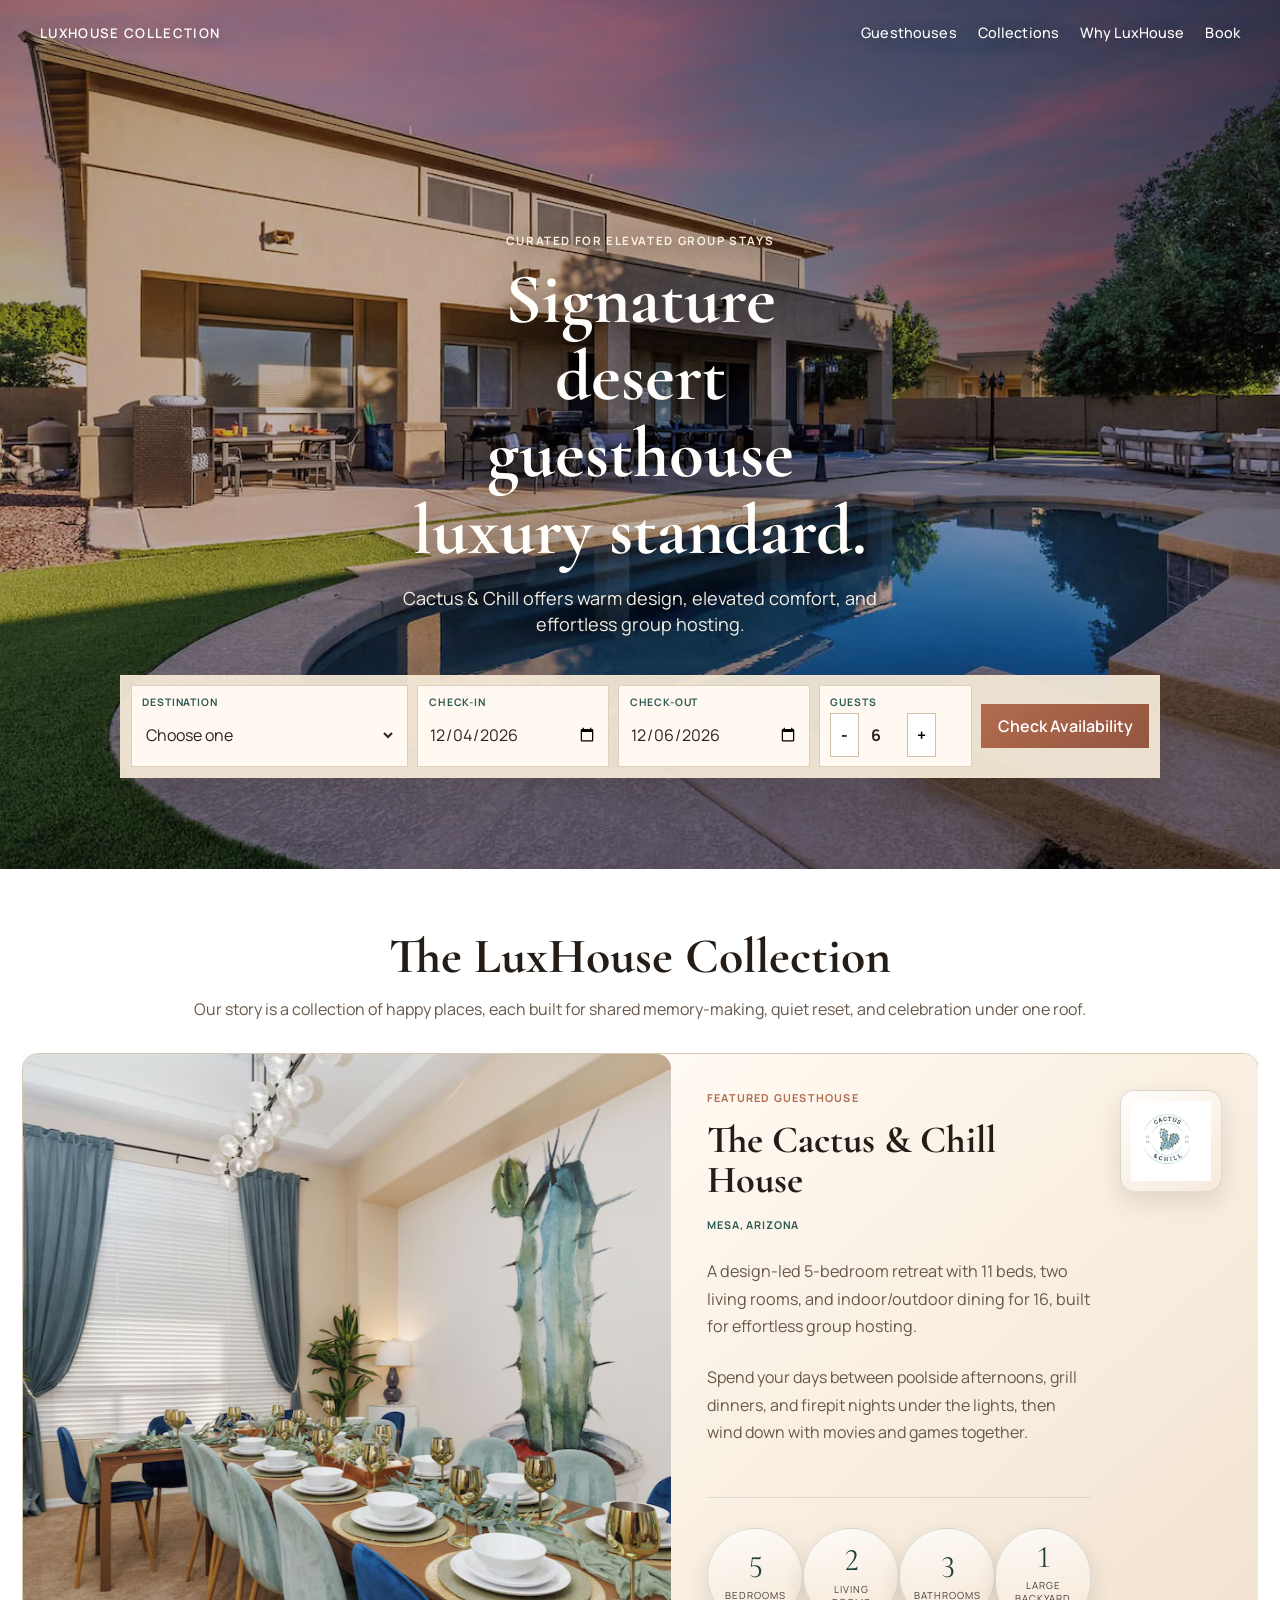
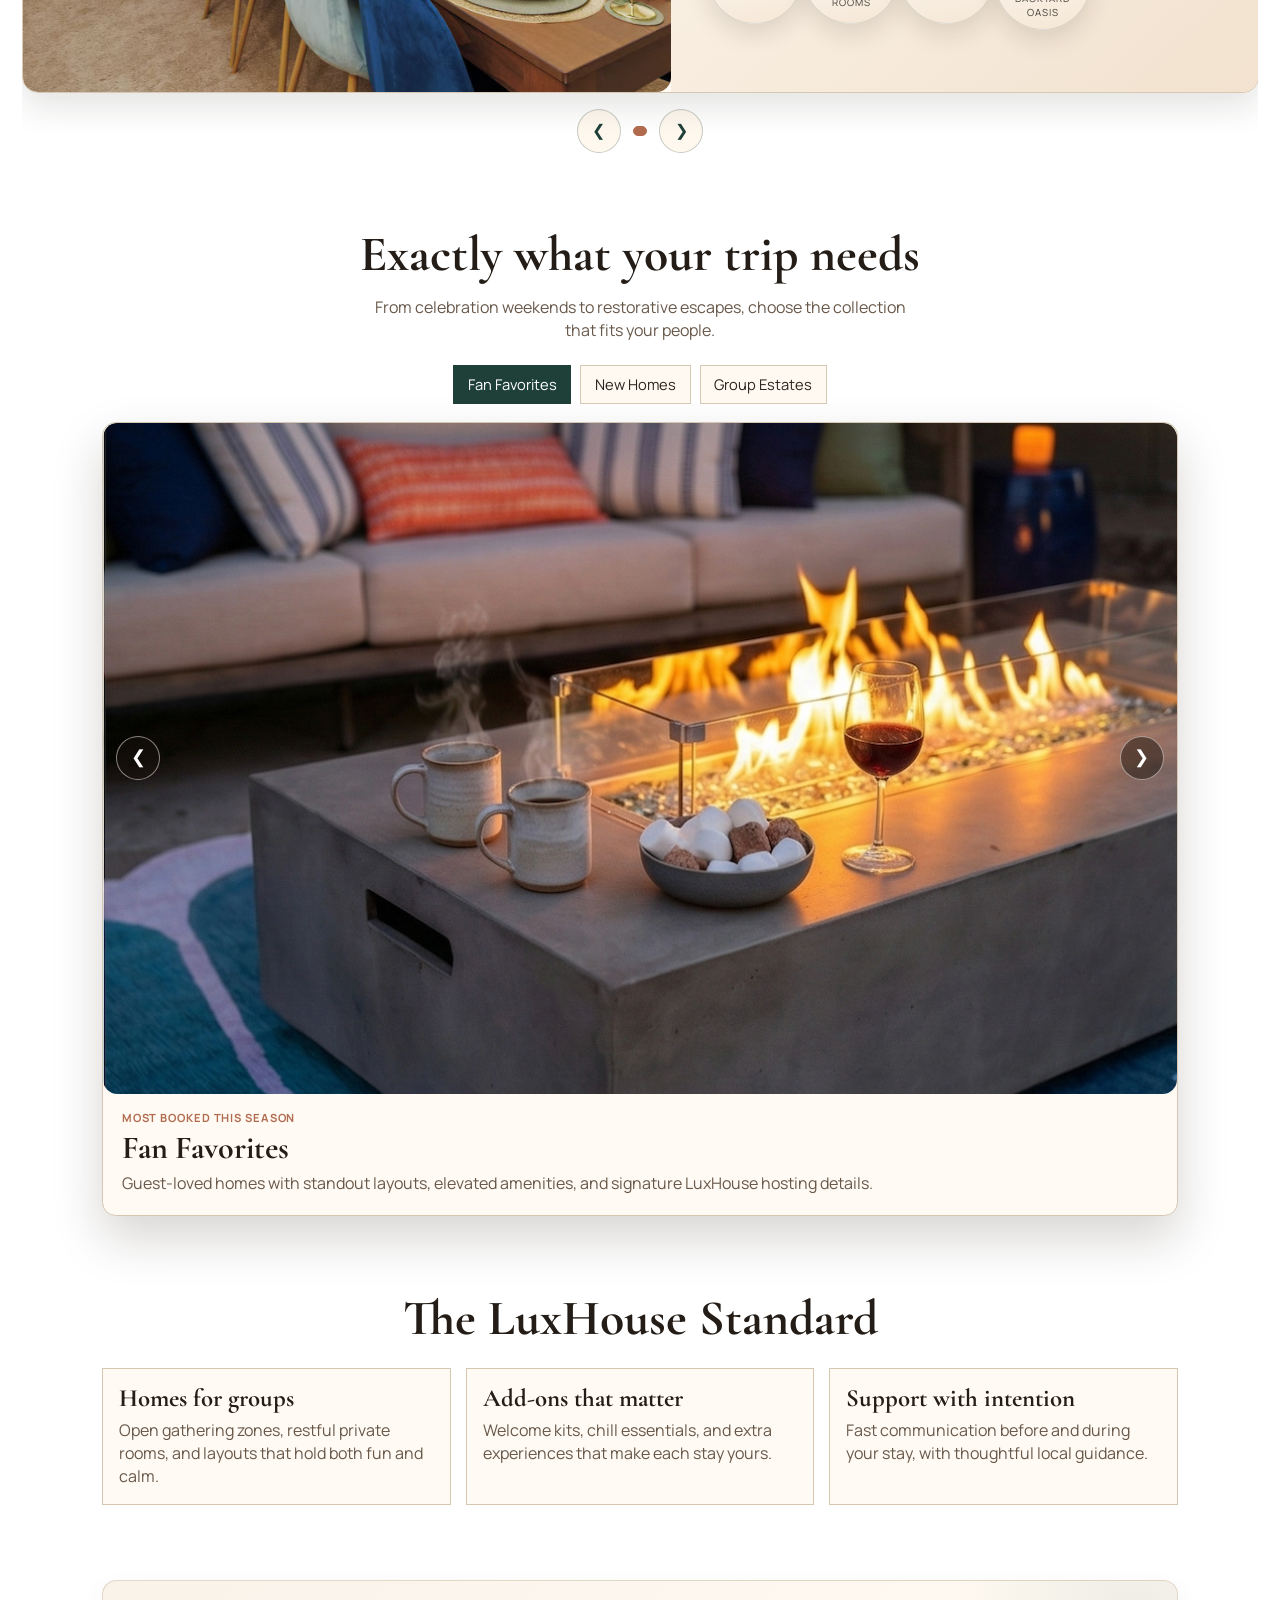
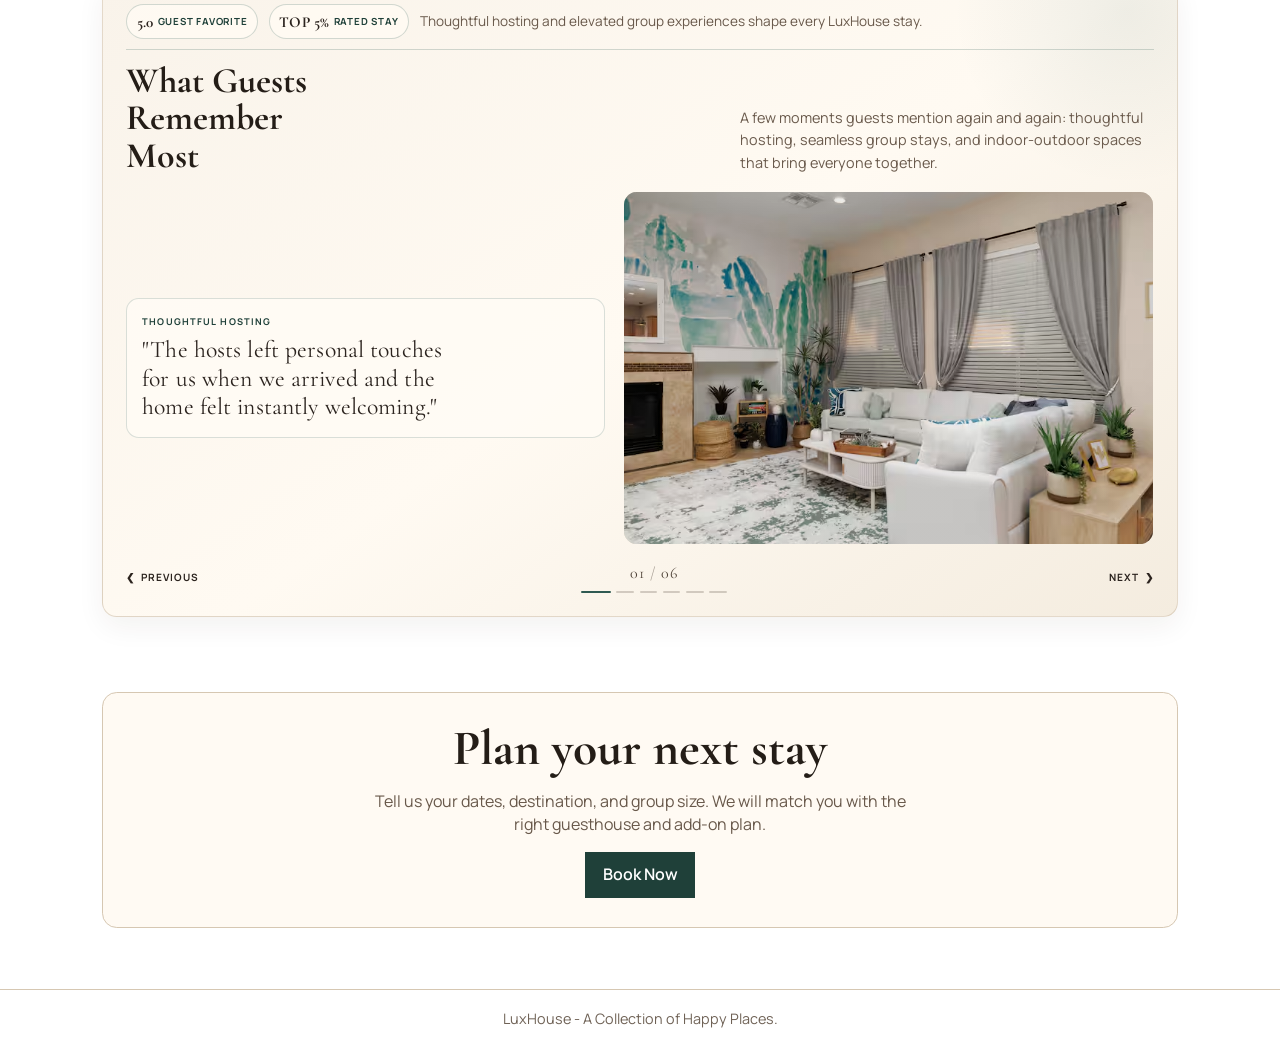
<file: index.html>
﻿<!DOCTYPE html>
<html lang="en">
<head>
  <meta charset="UTF-8">
  <meta name="viewport" content="width=device-width, initial-scale=1.0">
  <title>LuxHouse Collection | A Collection of Happy Places</title>
  <meta name="description" content="The LuxHouse Collection brings together design-led guesthouses for groups. Check dates, guests, and destination in one flow.">
  <link rel="preconnect" href="https://fonts.googleapis.com">
  <link rel="preconnect" href="https://fonts.gstatic.com" crossorigin>
  <link href="https://fonts.googleapis.com/css2?family=Cormorant+Garamond:wght@500;600;700&family=Manrope:wght@400;500;600;700&display=swap" rel="stylesheet">
  <link rel="stylesheet" href="css/styles.css?v=20260508-1">
</head>
<body class="lux-home-page">
  <header class="hero-shell" id="top">
    <nav class="top-nav">
      <a class="brand" href="#top">LuxHouse Collection</a>
      <button class="menu-toggle" type="button" aria-expanded="false" aria-controls="site-nav">Menu</button>
      <div class="nav-links" id="site-nav">
        <a href="#destinations">Guesthouses</a>
        <a href="#collections">Collections</a>
        <a href="#homes">Why LuxHouse</a>
        <a href="#" data-open-booking-modal>Book</a>
      </div>
    </nav>

    <section class="hero-content" aria-label="Hero content">
      <p class="hero-kicker">Curated for elevated group stays</p>
      <h1>
        <span class="hero-line">Two signature</span>
        <span class="hero-line">guesthouses.</span>
        <span class="hero-line">One effortless</span>
        <span class="hero-line">luxury standard.</span>
      </h1>
      <p class="hero-summary">From golden desert evenings to crisp alpine mornings, each home pairs refined design with warm hospitality.</p>

      <form class="booking-bar" id="bookingForm" action="#" method="get">
        <label class="booking-field destination-field" for="destinationSelect">
          <span class="field-label">Destination</span>
          <select id="destinationSelect" name="destination" required>
            <option value="">Choose one</option>
            <option value="cactus-and-chill">Cactus and Chill - Mesa, Arizona</option>
            <option value="pine-and-peace" data-pine-content>Pine and Peace - Carnelian Bay, Lake Tahoe</option>
          </select>
        </label>

        <label class="booking-field" for="checkInDate">
          <span class="field-label">Check-in</span>
          <input id="checkInDate" name="checkin" type="date" required>
        </label>

        <label class="booking-field" for="checkOutDate">
          <span class="field-label">Check-out</span>
          <input id="checkOutDate" name="checkout" type="date" required>
        </label>

        <div class="booking-field guest-field" role="group" aria-label="Guest count">
          <span class="field-label">Guests</span>
          <div class="guest-controls">
            <button type="button" id="decreaseGuests" aria-label="Decrease guests">-</button>
            <input id="guestCount" name="guests" type="number" value="6" min="1" max="20" readonly>
            <button type="button" id="increaseGuests" aria-label="Increase guests">+</button>
          </div>
        </div>

        <button class="booking-submit" type="submit">Check Availability</button>
        <div id="homeAvailabilityResult" class="availability-result"></div>
      </form>
      <p class="booking-feedback" id="bookingFeedback" aria-live="polite"></p>
    </section>
  </header>

  <main>
    <section class="intro" id="destinations">
      <h2>The LuxHouse Collection</h2>
      <p>Our story is a collection of happy places, each built for shared memory-making, quiet reset, and celebration under one roof.</p>

      <div class="destination-carousel" id="destinationCarousel" aria-label="Featured LuxHouse guesthouses" tabindex="0">
        <div class="destination-carousel-track" id="destinationCarouselTrack">
          <article class="destination-slide is-active" data-destination-index="0">
            <a class="destination-slide-media property-link" href="cactus.html" aria-label="View Cactus and Chill House details">
              <div class="destination-rotator" id="featuredDestinationRotator" aria-live="polite">
                <img class="destination-rotator-image is-active" src="salon1.png" alt="Cactus and Chill salon view" aria-hidden="false" onerror="this.onerror=null;this.src='assets/images/placeholders/placeholder-600x400.svg';">
                <img class="destination-rotator-image" src="livingroom2a.png" alt="Cactus and Chill living room view" aria-hidden="true" onerror="this.onerror=null;this.src='assets/images/placeholders/placeholder-600x400.svg';">
                <img class="destination-rotator-image" src="grill1.png" alt="Cactus and Chill grill view" aria-hidden="true" onerror="this.onerror=null;this.src='assets/images/placeholders/placeholder-600x400.svg';">
                <img class="destination-rotator-image" src="bedroom1.png" alt="Cactus and Chill bedroom view" aria-hidden="true" onerror="this.onerror=null;this.src='assets/images/placeholders/placeholder-600x400.svg';">
              </div>
            </a>
            <div class="destination-slide-copy destination-slide-copy--with-logo">
              <div class="destination-slide-copy-main">
                <p class="destination-slide-kicker">Featured guesthouse</p>
                <h3><a class="property-link" href="cactus.html">The Cactus &amp; Chill House</a></h3>
                <p class="location">Mesa, Arizona</p>
                <p class="destination-slide-description">A design-led 5-bedroom retreat with 11 beds, two living rooms, and indoor/outdoor dining for 16, built for effortless group hosting.</p>
                <p class="destination-slide-description">Spend your days between poolside afternoons, grill dinners, and firepit nights under the lights, then wind down with movies and games together.</p>
                <div class="destination-slide-details" aria-label="Cactus and Chill House highlights">
                  <div class="destination-slide-detail">
                    <span class="destination-slide-detail-value">5</span>
                    <span class="destination-slide-detail-label">Bedrooms</span>
                  </div>
                  <div class="destination-slide-detail">
                    <span class="destination-slide-detail-value">2</span>
                    <span class="destination-slide-detail-label">Living Rooms</span>
                  </div>
                  <div class="destination-slide-detail">
                    <span class="destination-slide-detail-value">3</span>
                    <span class="destination-slide-detail-label">Bathrooms</span>
                  </div>
                  <div class="destination-slide-detail">
                    <span class="destination-slide-detail-value">1</span>
                    <span class="destination-slide-detail-label">Large Backyard Oasis</span>
                  </div>
                </div>
              </div>
              <div class="destination-slide-logo-wrap">
                <img class="destination-slide-logo" src="cnclogo.jpeg" alt="Cactus &amp; Chill logo" onerror="this.onerror=null;this.src='assets/images/placeholders/placeholder-600x400.svg';">
              </div>
            </div>
          </article>

          <article class="destination-slide" data-destination-index="1" data-pine-content>
            <a class="destination-slide-media property-link" href="pine.html" aria-label="View Pine and Peace House details">
              <img src="assets/images/pine/pnc1.png" alt="Pine and Peace hero image" onerror="this.onerror=null;this.src='assets/images/placeholders/placeholder-600x400.svg';">
            </a>
            <div class="destination-slide-copy">
              <p class="destination-slide-kicker">Featured guesthouse</p>
              <h3><a class="property-link" href="pine.html">The Pine and Peace House</a></h3>
              <p class="location">Carnelian Bay, Lake Tahoe</p>
              <p>Elevated alpine living in the heart of the Sierras, with room for every season.</p>
              <a class="destination-slide-cta" href="pine.html">Explore Pine &amp; Peace</a>
            </div>
          </article>
        </div>

        <div class="destination-carousel-controls">
          <button class="destination-carousel-nav prev" id="destinationPrevBtn" type="button" aria-label="Previous guesthouse slide">&#10094;</button>
          <div class="destination-carousel-dots" role="tablist" aria-label="Choose guesthouse slide">
            <button class="destination-carousel-dot is-active" type="button" role="tab" aria-selected="true" aria-label="Show The Cactus and Chill House" data-destination-index="0"></button>
            <button class="destination-carousel-dot" type="button" role="tab" aria-selected="false" aria-label="Show The Pine and Peace House" data-destination-index="1" data-pine-content></button>
          </div>
          <button class="destination-carousel-nav next" id="destinationNextBtn" type="button" aria-label="Next guesthouse slide">&#10095;</button>
        </div>
      </div>
    </section>

    <section class="collections" id="collections">
      <div class="section-head">
        <h2>Exactly what your trip needs</h2>
        <p>From celebration weekends to restorative escapes, choose the collection that fits your people.</p>
      </div>

      <div class="collection-tabs" role="tablist" aria-label="Collections">
        <button class="tab is-active" type="button" data-tab="fan">Fan Favorites</button>
        <button class="tab" type="button" data-tab="new">New Homes</button>
        <button class="tab" type="button" data-tab="group">Group Estates</button>
      </div>

      <article class="collection-hero" id="collectionHero">
        <div class="collection-media">
          <img id="collectionImage" src="assets/images/cactus/Firepit%20Closeup.png" alt="Cactus and Chill featured collection image">
          <button class="collection-nav prev" id="collectionPrevBtn" type="button" aria-label="Previous collection image">&#10094;</button>
          <button class="collection-nav next" id="collectionNextBtn" type="button" aria-label="Next collection image">&#10095;</button>
        </div>
        <div class="collection-copy">
          <p id="collectionKicker">Most booked this season</p>
          <h3 id="collectionTitle">Fan Favorites</h3>
          <p id="collectionText">Guest-loved homes with standout layouts, elevated amenities, and signature LuxHouse hosting details.</p>
        </div>
      </article>
    </section>

    <section class="homes" id="homes">
      <h2>The LuxHouse Standard</h2>
      <div class="pillars">
        <article>
          <h3>Homes for groups</h3>
          <p>Open gathering zones, restful private rooms, and layouts that hold both fun and calm.</p>
        </article>
        <article>
          <h3>Add-ons that matter</h3>
          <p>Welcome kits, chill essentials, and extra experiences that make each stay yours.</p>
        </article>
        <article>
          <h3>Support with intention</h3>
          <p>Fast communication before and during your stay, with thoughtful local guidance.</p>
        </article>
      </div>
    </section>

    <section class="social-proof testimonials-editorial" id="guest-stories" aria-label="Guest testimonial highlights">
      <div class="testimonials-credibility" aria-label="Guest credibility highlights">
        <p class="testimonials-credibility-item"><span>5.0</span> Guest Favorite</p>
        <p class="testimonials-credibility-item"><span>Top 5%</span> rated stay</p>
        <p class="testimonials-credibility-note">Thoughtful hosting and elevated group experiences shape every LuxHouse stay.</p>
      </div>

      <div class="testimonials-heading">
        <h2>What Guests Remember Most</h2>
        <p class="testimonials-intro">
          A few moments guests mention again and again: thoughtful hosting, seamless group stays, and indoor-outdoor spaces that bring everyone together.
        </p>
      </div>

      <div class="editorial-testimonial-carousel" id="testimonialCarousel" aria-label="Rotating guest testimonials" tabindex="0">
        <div class="editorial-testimonial-track" id="testimonialCarouselTrack">
          <article class="editorial-testimonial-slide is-active" data-testimonial-index="0" aria-hidden="false">
            <div class="editorial-testimonial-copy">
              <p class="editorial-testimonial-kicker">Thoughtful hosting</p>
              <blockquote>"The hosts left personal touches for us when we arrived and the home felt instantly welcoming."</blockquote>
            </div>
            <figure class="editorial-testimonial-media">
              <img src="living1.png" alt="Welcoming living room prepared for guest arrival" onerror="this.onerror=null;this.src='assets/images/placeholders/placeholder-600x400.svg';">
            </figure>
          </article>

          <article class="editorial-testimonial-slide" data-testimonial-index="1" aria-hidden="true">
            <div class="editorial-testimonial-copy">
              <p class="editorial-testimonial-kicker">Better than expected</p>
              <blockquote>"Better than the pictures. Thoughtful details everywhere."</blockquote>
            </div>
            <figure class="editorial-testimonial-media">
              <img src="exterior.png" alt="Boutique-style exterior view at golden hour" onerror="this.onerror=null;this.src='assets/images/placeholders/placeholder-600x400.svg';">
            </figure>
          </article>

          <article class="editorial-testimonial-slide" data-testimonial-index="2" aria-hidden="true">
            <div class="editorial-testimonial-copy">
              <p class="editorial-testimonial-kicker">Personalized experience</p>
              <blockquote>"One of the most thoughtful hosting experiences we've had."</blockquote>
            </div>
            <figure class="editorial-testimonial-media">
              <img src="kitchen1.png" alt="Refined kitchen setup with styled hosting details" onerror="this.onerror=null;this.src='assets/images/placeholders/placeholder-600x400.svg';">
            </figure>
          </article>

          <article class="editorial-testimonial-slide" data-testimonial-index="3" aria-hidden="true">
            <div class="editorial-testimonial-copy">
              <p class="editorial-testimonial-kicker">Group connection</p>
              <blockquote>"The perfect house for our group to relax, gather, and enjoy time together."</blockquote>
            </div>
            <figure class="editorial-testimonial-media">
              <img src="pool.png" alt="Group-friendly poolside setting for shared moments" onerror="this.onerror=null;this.src='assets/images/placeholders/placeholder-600x400.svg';">
            </figure>
          </article>

          <article class="editorial-testimonial-slide" data-testimonial-index="4" aria-hidden="true">
            <div class="editorial-testimonial-copy">
              <p class="editorial-testimonial-kicker">Indoor-outdoor flow</p>
              <blockquote>"Beautiful indoor and outdoor spaces that made the stay feel special."</blockquote>
            </div>
            <figure class="editorial-testimonial-media">
              <img src="patio1.png" alt="Outdoor dining and gathering patio designed for shared stays" onerror="this.onerror=null;this.src='assets/images/placeholders/placeholder-600x400.svg';">
            </figure>
          </article>

          <article class="editorial-testimonial-slide" data-testimonial-index="5" aria-hidden="true">
            <div class="editorial-testimonial-copy">
              <p class="editorial-testimonial-kicker">Soft luxury comfort</p>
              <blockquote>"The home felt luxurious while still feeling warm and comfortable."</blockquote>
            </div>
            <figure class="editorial-testimonial-media">
              <img src="salon1.png" alt="Elegant salon lounge with warm, comfortable atmosphere" onerror="this.onerror=null;this.src='assets/images/placeholders/placeholder-600x400.svg';">
            </figure>
          </article>
        </div>

        <div class="editorial-testimonial-controls">
          <button class="editorial-testimonial-nav prev" id="testimonialPrevBtn" type="button" aria-label="Previous guest quote">
            <span aria-hidden="true">&#10094;</span>
            <span>Previous</span>
          </button>
          <div class="editorial-testimonial-meta">
            <p class="editorial-testimonial-count">
              <span id="testimonialCurrentIndex">01</span>
              <span class="editorial-testimonial-count-divider">/</span>
              <span id="testimonialTotalCount">06</span>
            </p>
            <div class="editorial-testimonial-dots" role="tablist" aria-label="Select guest quote">
              <button class="editorial-testimonial-dot is-active" type="button" role="tab" aria-selected="true" aria-label="Show quote 1" data-testimonial-index="0"></button>
              <button class="editorial-testimonial-dot" type="button" role="tab" aria-selected="false" aria-label="Show quote 2" data-testimonial-index="1"></button>
              <button class="editorial-testimonial-dot" type="button" role="tab" aria-selected="false" aria-label="Show quote 3" data-testimonial-index="2"></button>
              <button class="editorial-testimonial-dot" type="button" role="tab" aria-selected="false" aria-label="Show quote 4" data-testimonial-index="3"></button>
              <button class="editorial-testimonial-dot" type="button" role="tab" aria-selected="false" aria-label="Show quote 5" data-testimonial-index="4"></button>
              <button class="editorial-testimonial-dot" type="button" role="tab" aria-selected="false" aria-label="Show quote 6" data-testimonial-index="5"></button>
            </div>
          </div>
          <button class="editorial-testimonial-nav next" id="testimonialNextBtn" type="button" aria-label="Next guest quote">
            <span>Next</span>
            <span aria-hidden="true">&#10095;</span>
          </button>
        </div>
      </div>
    </section>

    <section class="inquire" id="inquire">
      <h2>Plan your next stay</h2>
      <p>Tell us your dates, destination, and group size. We will match you with the right guesthouse and add-on plan.</p>
      <button type="button" id="inquiryButton" data-open-booking-modal>Book Now</button>
    </section>
  </main>

  <footer class="site-footer">
    <p>LuxHouse - A Collection of Happy Places.</p>
  </footer>

  <!-- Booking Modal -->
  <div class="lux-booking-modal" id="bookingModal" aria-hidden="true" role="dialog" aria-modal="true" aria-labelledby="bookingModalTitle">
    <div class="lux-booking-backdrop" data-close-booking-modal></div>
    <section class="lux-booking-panel">
      <button type="button" class="lux-booking-close" aria-label="Close booking" data-close-booking-modal>&times;</button>

      <div class="lux-booking-header">
        <p class="lux-booking-kicker">The LuxHouse Collection</p>
        <h2 id="bookingModalTitle">Start Your Booking</h2>
        <p>Choose your destination and dates to check live-style availability.</p>
      </div>

      <form id="bookingModalForm" class="lux-booking-form" action="#" method="get">
        <label for="modalDestination">Destination</label>
        <select id="modalDestination" name="destination" required>
          <option value="">Select destination</option>
          <option value="cactus">Cactus &amp; Chill House</option>
          <option value="pine" data-pine-content>Pine &amp; Peace House</option>
        </select>

        <label for="modalCheckin">Check-in</label>
        <input id="modalCheckin" name="checkin" type="date" required>

        <label for="modalCheckout">Check-out</label>
        <input id="modalCheckout" name="checkout" type="date" required>

        <label for="modalGuests">Guests</label>
        <input id="modalGuests" name="guests" type="number" min="1" max="20" value="6" required>

        <button type="submit" id="checkAvailabilityBtn" class="lux-booking-primary">Check Availability</button>
        <div id="availabilityResult" class="availability-result"></div>
      </form>

      <p class="lux-booking-status" id="bookingStatus" aria-live="polite"></p>

      <section class="lux-booking-step-two" id="bookingStepTwo" hidden>
        <div class="lux-availability-offer">
          <p class="lux-availability-offer-kicker">Great news</p>
          <h3 id="availabilityOfferTitle">Your selected dates are available.</h3>
          <p id="availabilityOfferCopy">
            Your stay is ready to reserve. Review your pricing, choose any enhancements, and proceed when you are ready.
          </p>

          <div class="lux-price-breakdown">
            <article>
              <span>Nightly Rate</span>
              <strong>$<span id="nightlyPriceDisplay">0</span></strong>
            </article>
            <article>
              <span>Nights</span>
              <strong><span id="nightsCount">0</span></strong>
            </article>
            <article>
              <span>Stay Subtotal</span>
              <strong>$<span id="staySubtotal">0</span></strong>
            </article>
          </div>
        </div>

        <h4 class="lux-addons-heading">Enhance Your Stay</h4>

        <div class="addons-group" data-property="cactus" hidden>
          <label>
            <input type="checkbox" class="addon-checkbox" data-price="120">
            Charcuterie Board ($120)
          </label>
          <label>
            <input type="checkbox" class="addon-checkbox" data-price="95">
            Champagne &amp; Chocolate ($95)
          </label>
          <label>
            <input type="checkbox" class="addon-checkbox" data-price="300">
            Private Chef ($300)
          </label>
        </div>

        <div class="addons-group" data-property="pine" data-pine-content hidden>
          <label>
            <input type="checkbox" class="addon-checkbox" data-price="80">
            S'mores &amp; Spirits Kit ($80)
          </label>
          <label>
            <input type="checkbox" class="addon-checkbox" data-price="150">
            Ski Recovery Spa Kit ($150)
          </label>
          <label>
            <input type="checkbox" class="addon-checkbox" data-price="300">
            Private Chef ($300)
          </label>
        </div>

        <div class="lux-booking-total-wrap">
          <p>Add-ons: $<span id="addonsTotal">0</span></p>
          <p class="addons-total">Estimated Total: $<span id="totalPrice">0</span></p>
        </div>
        <button type="button" id="continueBookingBtn" class="lux-booking-primary" disabled>Proceed to Verification</button>
      </section>
    </section>
  </div>

  <script src="js/app.js?v=20260519-8"></script>
</body>
</html>
</file>
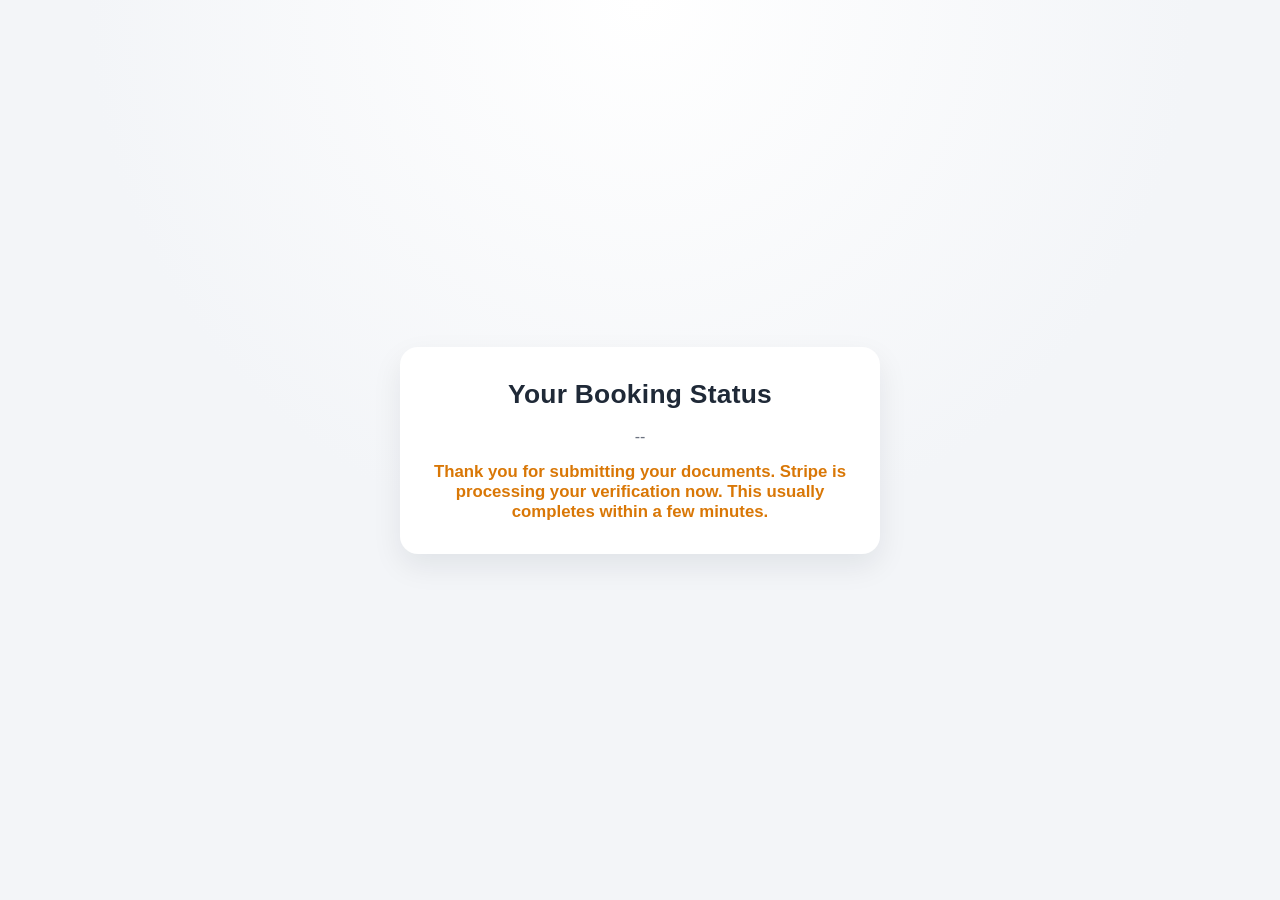
<file: booking-status.html>
<!DOCTYPE html>
<html lang="en">
<head>
  <meta charset="UTF-8" />
  <meta name="viewport" content="width=device-width, initial-scale=1.0" />
  <title>Booking Status</title>
  <style>
    :root {
      --bg: #f3f5f8;
      --card-bg: #ffffff;
      --text: #1f2937;
      --muted: #6b7280;
      --pending: #d97706;
      --approved: #15803d;
      --rejected: #dc2626;
      --btn: #111827;
      --btn-hover: #030712;
      --shadow: 0 12px 30px rgba(15, 23, 42, 0.08);
    }

    * {
      box-sizing: border-box;
    }

    body {
      margin: 0;
      min-height: 100vh;
      display: grid;
      place-items: center;
      background: radial-gradient(circle at top, #ffffff, var(--bg) 50%);
      font-family: "Segoe UI", Tahoma, Geneva, Verdana, sans-serif;
      color: var(--text);
      padding: 24px;
    }

    .card {
      width: 100%;
      max-width: 480px;
      background: var(--card-bg);
      border-radius: 18px;
      box-shadow: var(--shadow);
      padding: 32px 28px;
      text-align: center;
    }

    h1 {
      margin: 0 0 18px;
      font-size: 1.65rem;
      letter-spacing: 0.01em;
    }

    .dates {
      margin: 0 0 16px;
      font-size: 1rem;
      color: var(--muted);
    }

    .status {
      margin: 0;
      min-height: 28px;
      font-size: 1.05rem;
      font-weight: 600;
    }

    .status.pending {
      color: var(--pending);
    }

    .status.approved {
      color: var(--approved);
    }

    .status.rejected {
      color: var(--rejected);
    }

    .status.default {
      color: var(--muted);
    }

    .pay-btn {
      display: none;
      margin-top: 24px;
      border: 0;
      border-radius: 12px;
      padding: 12px 18px;
      background: var(--btn);
      color: #fff;
      font-size: 0.98rem;
      font-weight: 600;
      cursor: pointer;
      transition: background-color 0.2s ease, transform 0.15s ease;
    }

    .pay-btn:hover {
      background: var(--btn-hover);
      transform: translateY(-1px);
    }

    .pay-btn:active {
      transform: translateY(0);
    }

    @media (max-width: 560px) {
      body {
        padding: 14px;
      }

      .card {
        border-radius: 14px;
        padding: 22px 18px;
      }

      h1 {
        font-size: 1.4rem;
        margin-bottom: 14px;
      }

      .dates {
        font-size: 0.94rem;
      }

      .status {
        font-size: 0.98rem;
      }

      .pay-btn {
        width: 100%;
        min-height: 44px;
      }
    }
  </style>
</head>
<body>
  <main class="card">
    <h1>Your Booking Status</h1>
    <p id="dates" class="dates">--</p>
    <p id="statusMessage" class="status default">Loading...</p>
    <button id="paymentButton" class="pay-btn" type="button">Proceed to Payment</button>
  </main>

  <script>
    (function () {
      const LATEST_BOOKING_STORAGE_KEY = "luxhouse.latestBooking";
      const POLL_INTERVAL_MS = 2500;
      const REQUEST_TIMEOUT_MS = 10000;
      const AUTO_REDIRECT_DELAY_MS = 2200;
      const VERIFIED_REDIRECT_MESSAGE =
        "Congratulations, we have successfully confirmed your Identity, you are now being redirected to the booking page.";
      const PENDING_REVIEW_MESSAGE =
        "Thank you for submitting your documents. Stripe is processing your verification now. This usually completes within a few minutes.";
      const STATUS_MESSAGES = {
        pending_verification: PENDING_REVIEW_MESSAGE,
        verified: VERIFIED_REDIRECT_MESSAGE,
        requires_input: PENDING_REVIEW_MESSAGE,
        rejected:
          "Verification could not be completed. Please contact support.",
        approved:
          "Your request has been approved. Our team will contact you with the next steps.",
        default: "Thank you. Your booking request is being reviewed by our team.",
      };

      const datesEl = document.getElementById("dates");
      const statusEl = document.getElementById("statusMessage");
      const paymentButton = document.getElementById("paymentButton");
      const url = new URL(window.location.href);

      function getLatestBooking() {
        try {
          const raw = localStorage.getItem(LATEST_BOOKING_STORAGE_KEY);
          return raw ? JSON.parse(raw) : null;
        } catch (_) {
          return null;
        }
      }

      const latestBooking = getLatestBooking();
      const requestIdFromUrl = url.searchParams.get("requestId");
      const requestIdFromStorage =
        latestBooking && typeof latestBooking.requestId === "string"
          ? latestBooking.requestId
          : "";
      const safeRequestId = (requestIdFromUrl || requestIdFromStorage || "").trim();
      let hasAutoRedirectedToBookingRequest = false;

      function buildBookingRequestUrl() {
        const nextUrl = new URL("booking.html", window.location.href);
        if (safeRequestId) {
          nextUrl.searchParams.set("requestId", safeRequestId);
        }
        if (latestBooking && latestBooking.destination) {
          nextUrl.searchParams.set("destination", latestBooking.destination);
        }
        if (latestBooking && latestBooking.checkin) {
          nextUrl.searchParams.set("checkin", latestBooking.checkin);
        }
        if (latestBooking && latestBooking.checkout) {
          nextUrl.searchParams.set("checkout", latestBooking.checkout);
        }
        if (latestBooking && latestBooking.guests) {
          nextUrl.searchParams.set("guests", String(latestBooking.guests));
        }
        return nextUrl;
      }

      paymentButton.addEventListener("click", function () {
        window.location.assign(buildBookingRequestUrl().toString());
      });

      function setStatus(text, type) {
        statusEl.textContent = text;
        statusEl.className = "status " + (type || "default");
      }

      function resolveDate(value) {
        if (!value) return "--";
        const parsed = new Date(value);
        return Number.isNaN(parsed.getTime()) ? String(value) : parsed.toLocaleDateString();
      }

      function getStatusMessage(status, providedMessage) {
        if (status === "pending") {
          return STATUS_MESSAGES.pending_verification;
        }

        if (status === "pending_verification") {
          return STATUS_MESSAGES.pending_verification;
        }

        if (status === "verified") {
          return STATUS_MESSAGES.verified;
        }

        if (status === "requires_input") {
          return STATUS_MESSAGES.pending_verification;
        }

        if (status === "rejected") {
          return STATUS_MESSAGES.rejected;
        }

        if (typeof providedMessage === "string" && providedMessage.trim()) {
          return providedMessage.trim();
        }

        return STATUS_MESSAGES[status] || STATUS_MESSAGES.default;
      }

      function getStatusClass(status) {
        if (status === "approved" || status === "verified") {
          return "approved";
        }

        if (status === "rejected") {
          return "rejected";
        }

        if (status === "missing_request_id") {
          return "default";
        }

        return "pending";
      }

      let pollTimer = null;

      function stopPolling() {
        if (pollTimer) {
          clearTimeout(pollTimer);
          pollTimer = null;
        }
      }

      function schedulePoll() {
        stopPolling();
        pollTimer = setTimeout(loadStatus, POLL_INTERVAL_MS);
      }

      async function fetchBookingStatus() {
        const controller = new AbortController();
        const timeoutId = setTimeout(function () {
          controller.abort();
        }, REQUEST_TIMEOUT_MS);

        try {
          const response = await fetch(`https://luxhouse-worker.tech-e7b.workers.dev/booking-status?requestId=${safeRequestId}`, {
            method: "GET",
            headers: { Accept: "application/json" },
            signal: controller.signal,
          });

          if (!response.ok) {
            throw new Error("Request failed with status " + response.status);
          }

          let data = null;
          try {
            data = await response.json();
          } catch (_) {
            throw new Error("Invalid JSON response");
          }

          return data && typeof data === "object" ? data : {};
        } finally {
          clearTimeout(timeoutId);
        }
      }

      async function loadStatus() {
        try {
          const data = await fetchBookingStatus();
          const checkin =
            data.checkin || data.checkIn || data.check_in || (latestBooking && latestBooking.checkin);
          const checkout =
            data.checkout || data.checkOut || data.check_out || (latestBooking && latestBooking.checkout);
          const status = String(data.status || "").toLowerCase();
          const message = getStatusMessage(status, data.message);
          const statusClass = getStatusClass(status);

          datesEl.textContent = resolveDate(checkin) + " \u2192 " + resolveDate(checkout);
          paymentButton.style.display = "none";

          if (status === "approved" || status === "verified") {
            setStatus(message, statusClass);
            paymentButton.textContent =
              status === "verified" ? "Request Booking" : "Proceed to Payment";
            paymentButton.style.display = "inline-block";
            stopPolling();
            if (status === "verified" && !hasAutoRedirectedToBookingRequest) {
              hasAutoRedirectedToBookingRequest = true;
              paymentButton.style.display = "none";
              setStatus(VERIFIED_REDIRECT_MESSAGE, "approved");
              setTimeout(function () {
                window.location.assign(buildBookingRequestUrl().toString());
              }, AUTO_REDIRECT_DELAY_MS);
            }
            return;
          }

          if (
            status === "rejected" ||
            status === "missing_request_id"
          ) {
            setStatus(message, statusClass);
            stopPolling();
            return;
          }

          setStatus(message, statusClass);
          if (safeRequestId) {
            schedulePoll();
          }
        } catch (error) {
          console.error("Booking status load failed:", error);
          paymentButton.style.display = "none";
          setStatus(PENDING_REVIEW_MESSAGE, "pending");
          if (safeRequestId) {
            schedulePoll();
          }
        }
      }

      const initialCheckin = latestBooking && latestBooking.checkin;
      const initialCheckout = latestBooking && latestBooking.checkout;
      if (initialCheckin || initialCheckout) {
        datesEl.textContent = resolveDate(initialCheckin) + " \u2192 " + resolveDate(initialCheckout);
      } else {
        datesEl.textContent = "--";
      }

      loadStatus();
    })();
  </script>
</body>
</html>
</file>
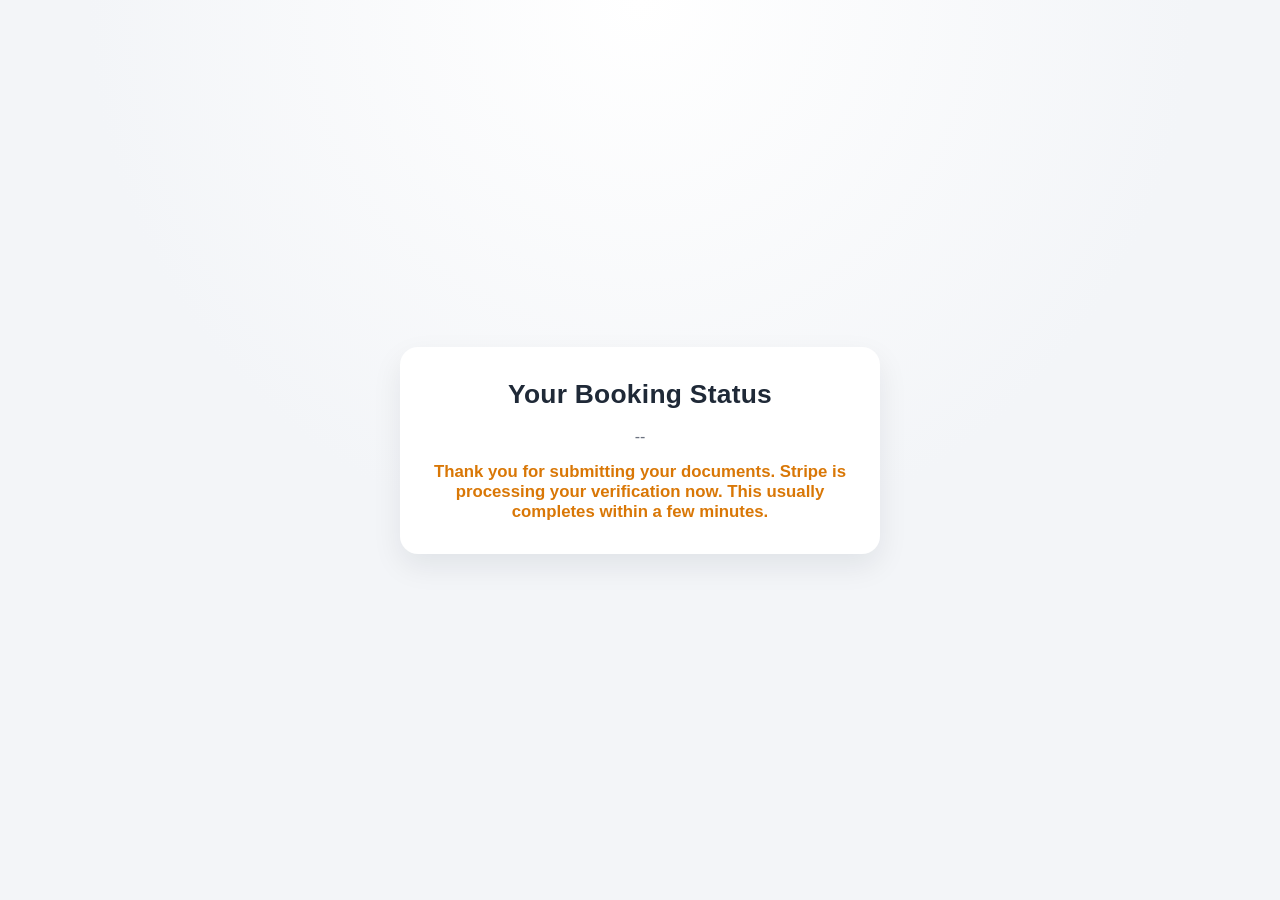
<file: booking.html>
﻿<!DOCTYPE html>
<html lang="en">
<head>
  <meta charset="UTF-8">
  <meta name="viewport" content="width=device-width, initial-scale=1.0">
  <title>Booking Summary | LuxHouse Collection</title>
  <meta name="description" content="Review your LuxHouse stay details and submit your booking request.">
  <link rel="preconnect" href="https://fonts.googleapis.com">
  <link rel="preconnect" href="https://fonts.gstatic.com" crossorigin>
  <link href="https://fonts.googleapis.com/css2?family=Cormorant+Garamond:wght@500;600;700&family=Manrope:wght@400;500;600;700&display=swap" rel="stylesheet">
  <link rel="stylesheet" href="css/styles.css?v=20260506-6">
  <style>
    .lux-booking-request-form {
      display: grid;
      gap: 12px;
      margin-top: 16px;
    }

    .lux-booking-request-form label {
      display: grid;
      gap: 6px;
      text-align: left;
      font-weight: 600;
      color: #2b2b2b;
      font-size: 0.92rem;
    }

    .lux-booking-request-form input,
    .lux-booking-request-form textarea {
      width: 100%;
      border: 1px solid #d3d6dd;
      border-radius: 10px;
      padding: 10px 12px;
      font: inherit;
      background: #fff;
    }

    .lux-booking-request-form textarea {
      min-height: 88px;
      resize: vertical;
    }

    .lux-booking-request-status {
      min-height: 24px;
      margin: 4px 0 0;
      font-size: 0.93rem;
      color: #4b5563;
    }

    .lux-booking-identity-status {
      margin: 12px 0 0;
      border: 1px solid #d3d6dd;
      border-radius: 10px;
      padding: 10px 12px;
      background: #fff;
      color: #4b5563;
      font-size: 0.9rem;
      font-weight: 700;
    }

    .lux-booking-identity-status.is-confirmed {
      border-color: #86c69a;
      background: #f0fff4;
      color: #12652c;
    }

    .lux-booking-identity-status.is-error {
      border-color: #f3a0a0;
      background: #fff3f3;
      color: #b91c1c;
    }
  </style>
</head>
<body class="lux-booking-page">
  <main class="lux-booking-page-main">
    <a class="lux-booking-page-back" href="index.html">Back to Home</a>
    <section class="lux-booking-page-hero">
      <p class="lux-booking-kicker">The LuxHouse Collection</p>
      <h1>Booking Summary</h1>
      <p>Review your stay details, add your guest information, and submit your booking request.</p>
    </section>

    <section class="lux-booking-page-card">
      <div class="lux-booking-page-flow">
        <div class="lux-booking-page-summary">
          <h2>Stay Details</h2>
          <div class="lux-booking-summary-grid">
            <article>
              <h3>Property</h3>
              <p id="summaryDestination">-</p>
            </article>
            <article>
              <h3>Check-in</h3>
              <p id="summaryCheckin">-</p>
            </article>
            <article>
              <h3>Check-out</h3>
              <p id="summaryCheckout">-</p>
            </article>
            <article>
              <h3>Guests</h3>
              <p id="summaryGuests">-</p>
            </article>
          </div>
        </div>

        <aside class="lux-booking-page-actions">
          <p class="lux-booking-step-label">Step 3 of 3</p>
          <h2>Request Booking</h2>
          <p>Complete your contact details and send your verified booking request.</p>
          <p id="bookingIdentityStatus" class="lux-booking-identity-status" aria-live="polite">Confirming identity verification...</p>

          <form id="bookingRequestForm" class="lux-booking-request-form">
            <label>
              Full Name
              <input id="bookingGuestName" name="guestName" type="text" autocomplete="name" required>
            </label>
            <label>
              Email Address
              <input id="bookingGuestEmail" name="guestEmail" type="email" autocomplete="email" required>
            </label>
            <label>
              Phone Number
              <input id="bookingGuestPhone" name="guestPhone" type="tel" autocomplete="tel" required>
            </label>
            <label>
              Notes (Optional)
              <textarea id="bookingGuestNotes" name="guestNotes" placeholder="Arrival notes, special requests, or anything we should know."></textarea>
            </label>
            <button type="submit" id="submitBookingRequestBtn" class="lux-booking-primary" disabled>Submit Request</button>
            <p id="bookingRequestStatus" class="lux-booking-request-status" aria-live="polite"></p>
          </form>
        </aside>
      </div>
    </section>
  </main>

  <script src="js/app.js?v=20260519-8"></script>
</body>
</html>
</file>
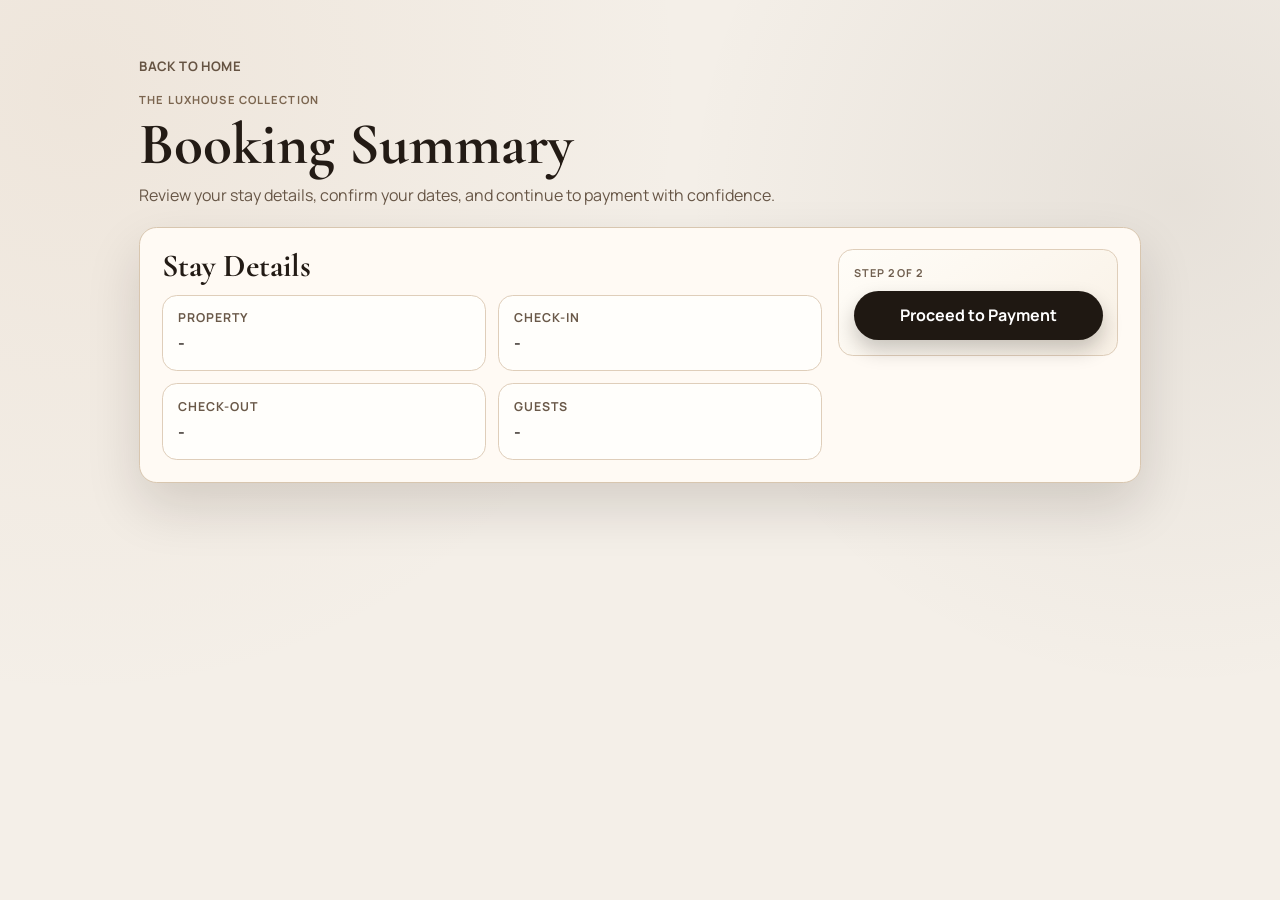
<file: booking__from-inner.html>
﻿<!DOCTYPE html>
<html lang="en">
<head>
  <meta charset="UTF-8">
  <meta name="viewport" content="width=device-width, initial-scale=1.0">
  <title>Booking Summary | LuxHouse Collection</title>
  <meta name="description" content="Review your LuxHouse stay details and continue to payment.">
  <link rel="preconnect" href="https://fonts.googleapis.com">
  <link rel="preconnect" href="https://fonts.gstatic.com" crossorigin>
  <link href="https://fonts.googleapis.com/css2?family=Cormorant+Garamond:wght@500;600;700&family=Manrope:wght@400;500;600;700&display=swap" rel="stylesheet">
  <link rel="stylesheet" href="css/styles.css?v=20260506-6">
</head>
<body class="lux-booking-page">
  <main class="lux-booking-page-main">
    <a class="lux-booking-page-back" href="index.html">Back to Home</a>
    <section class="lux-booking-page-hero">
      <p class="lux-booking-kicker">The LuxHouse Collection</p>
      <h1>Booking Summary</h1>
      <p>Review your stay details, confirm your dates, and continue to payment with confidence.</p>
    </section>

    <section class="lux-booking-page-card">
      <div class="lux-booking-page-flow">
        <div class="lux-booking-page-summary">
          <h2>Stay Details</h2>
          <div class="lux-booking-summary-grid">
            <article>
              <h3>Property</h3>
              <p id="summaryDestination">-</p>
            </article>
            <article>
              <h3>Check-in</h3>
              <p id="summaryCheckin">-</p>
            </article>
            <article>
              <h3>Check-out</h3>
              <p id="summaryCheckout">-</p>
            </article>
            <article>
              <h3>Guests</h3>
              <p id="summaryGuests">-</p>
            </article>
          </div>
        </div>

        <aside class="lux-booking-page-actions">
          <p class="lux-booking-step-label">Step 2 of 2</p>
          <button type="button" id="proceedToPaymentBtn" class="lux-booking-primary">Proceed to Payment</button>

          <section id="paymentSection" class="lux-payment-section" hidden>
            <h2>Payment</h2>
            <p>You're one step away from confirming your reservation.</p>
            <button type="button" id="payConfirmBtn" class="lux-booking-primary">Pay &amp; Confirm</button>
          </section>
        </aside>
      </div>
    </section>
  </main>

  <script src="js/app.js?v=20260508-4"></script>
</body>
</html>
</file>
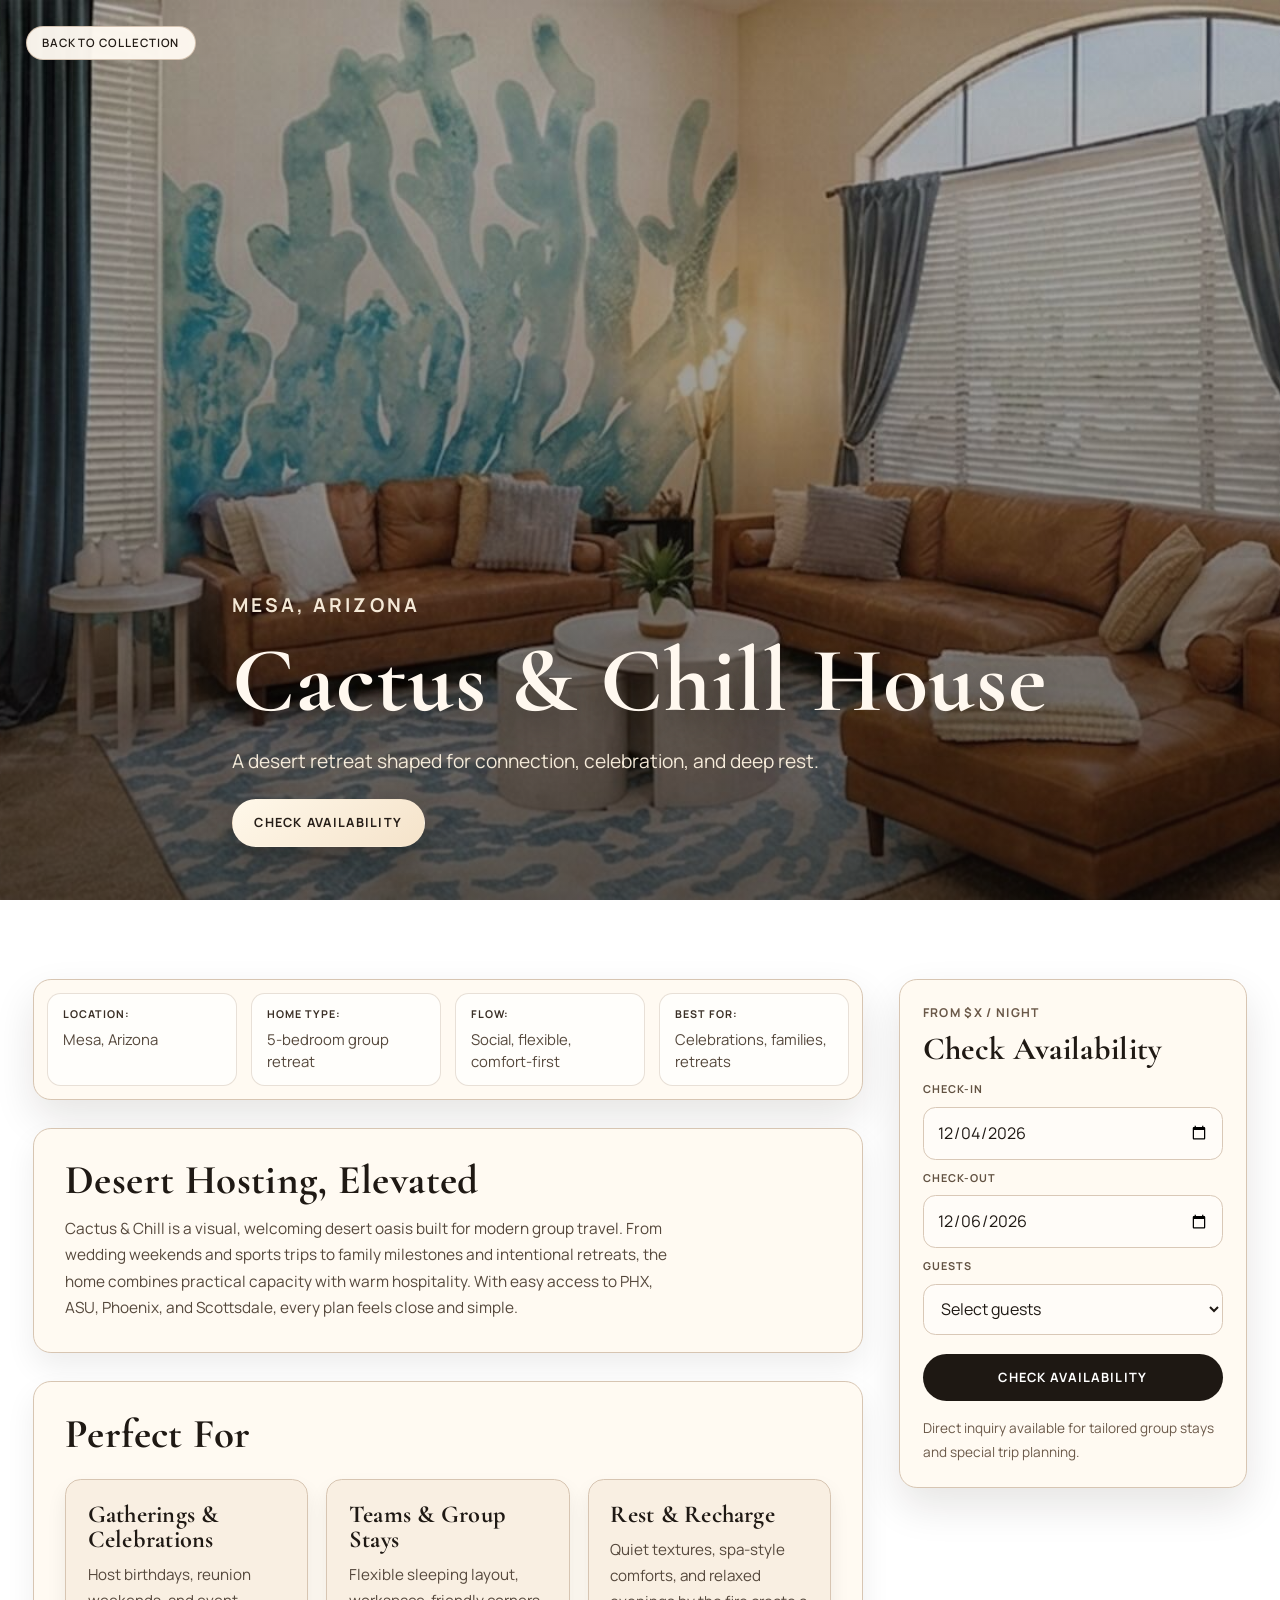
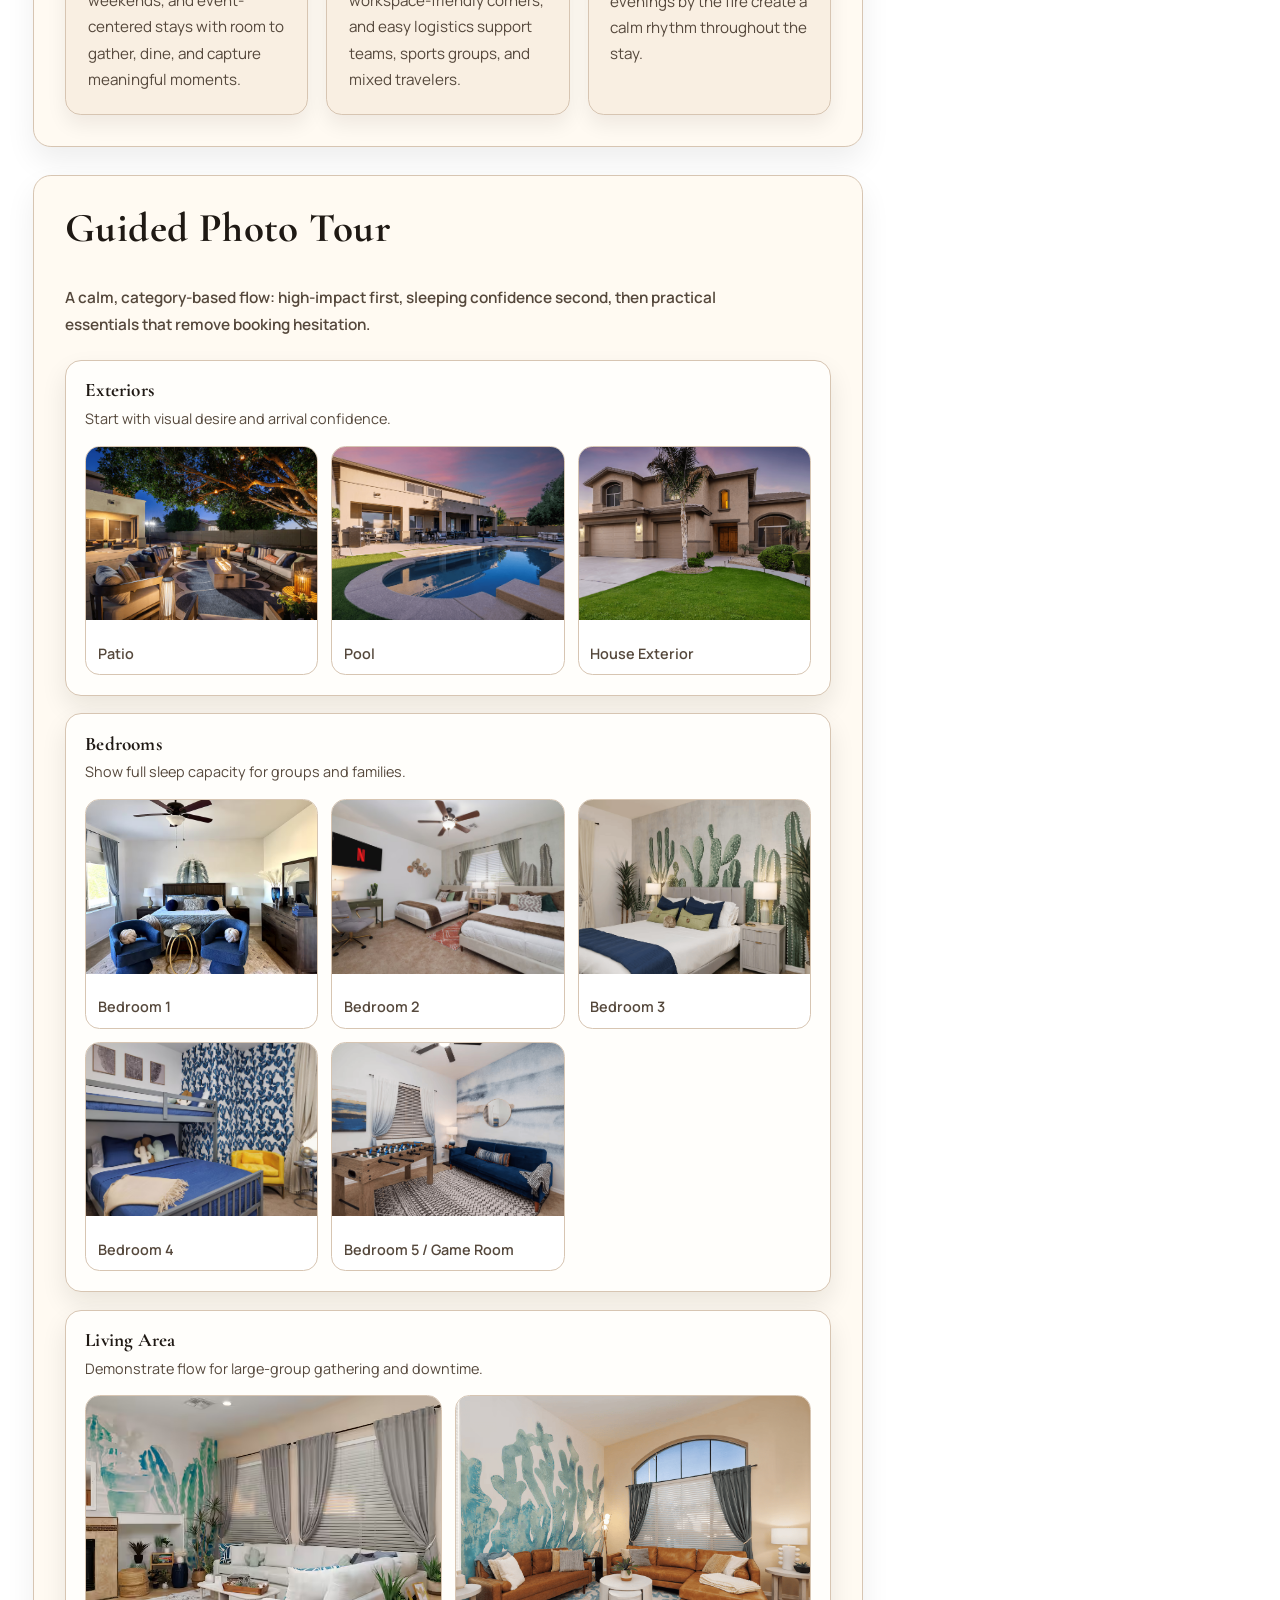
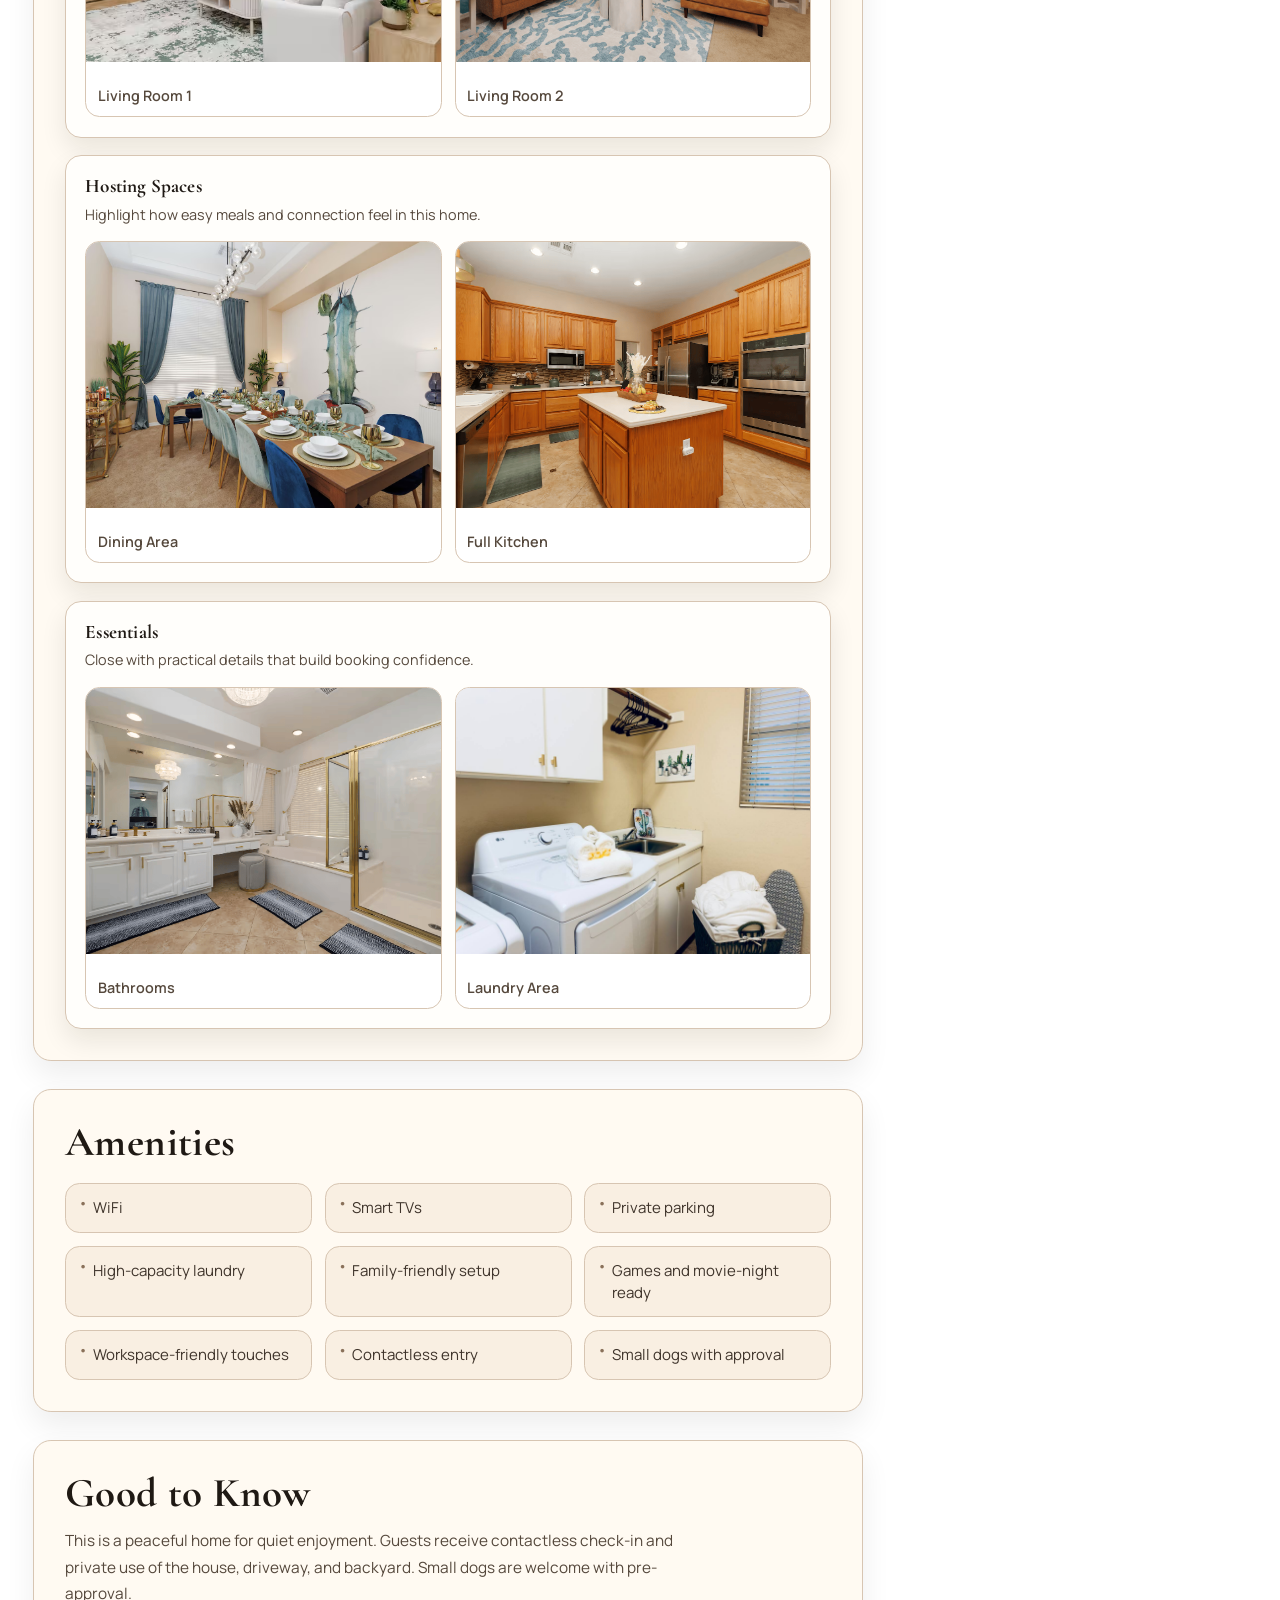
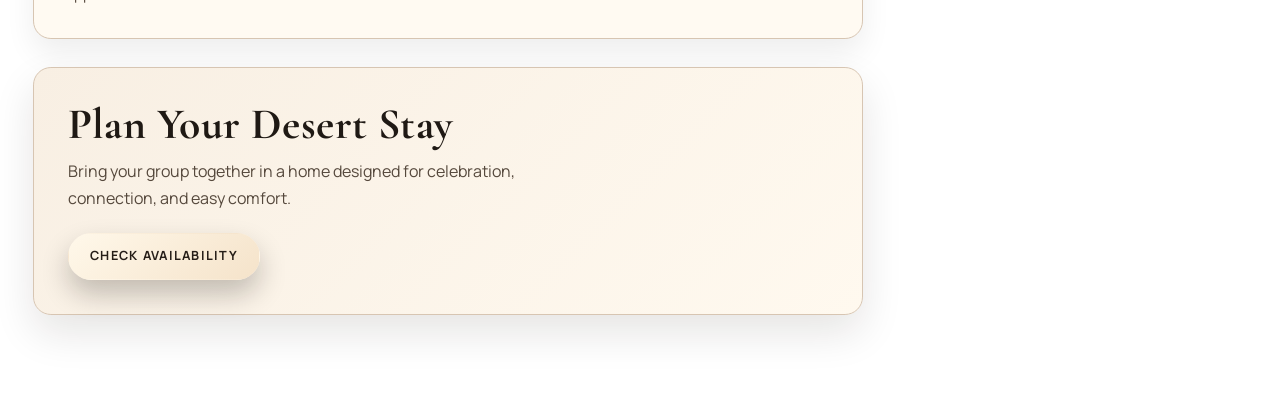
<file: cactus.html>
<!DOCTYPE html>
<html lang="en">
<head>
  <meta charset="UTF-8">
  <meta name="viewport" content="width=device-width, initial-scale=1.0">
  <title>Cactus & Chill House | The LuxHouse Collection</title>
  <meta name="description" content="A premium five-bedroom desert guesthouse in Mesa designed for celebrations, retreats, and restorative group stays.">
  <link rel="preconnect" href="https://fonts.googleapis.com">
  <link rel="preconnect" href="https://fonts.gstatic.com" crossorigin>
  <link href="https://fonts.googleapis.com/css2?family=Cormorant+Garamond:wght@500;600;700&family=Manrope:wght@400;500;600;700;800&display=swap" rel="stylesheet">
  <link rel="stylesheet" href="css/styles.css?v=20260506-9">
</head>
<body class="lux-cactus-page">
  <header class="lux-cactus-hero" id="top">
    <img class="lux-cactus-hero-image" src="Mainpicsitecnc.jpg" alt="Cactus and Chill backyard evening scene" onerror="this.onerror=null;this.src='assets/images/placeholders/placeholder-800x600.svg';">
    <div class="lux-cactus-hero-overlay">
      <a class="lux-cactus-back" href="index.html">Back to Collection</a>
      <div class="lux-cactus-hero-copy">
        <p class="lux-cactus-eyebrow">Mesa, Arizona</p>
        <h1>Cactus &amp; Chill House</h1>
        <p>A desert retreat shaped for connection, celebration, and deep rest.</p>
        <div class="lux-cactus-hero-actions">
          <a class="lux-cactus-btn lux-cactus-btn-primary" href="#cactusBooking">Check Availability</a>
        </div>
      </div>
    </div>
  </header>

  <main class="lux-cactus-main">
    <div class="lux-cactus-shell">
      <div class="lux-cactus-content">
        <section class="lux-cactus-summary" aria-label="Quick property summary">
          <p><strong>Location:</strong> Mesa, Arizona</p>
          <p><strong>Home Type:</strong> 5-bedroom group retreat</p>
          <p><strong>Flow:</strong> Social, flexible, comfort-first</p>
          <p><strong>Best For:</strong> Celebrations, families, retreats</p>
        </section>

        <section class="lux-cactus-section">
          <h2>Desert Hosting, Elevated</h2>
          <p>
            Cactus &amp; Chill is a visual, welcoming desert oasis built for modern group travel. From wedding weekends and sports trips to family milestones and intentional retreats, the home combines practical capacity with warm hospitality. With easy access to PHX, ASU, Phoenix, and Scottsdale, every plan feels close and simple.
          </p>
        </section>

        <section class="lux-cactus-section">
          <h2>Perfect For</h2>
          <div class="lux-cactus-perfect-grid">
            <article>
              <h3>Gatherings &amp; Celebrations</h3>
              <p>Host birthdays, reunion weekends, and event-centered stays with room to gather, dine, and capture meaningful moments.</p>
            </article>
            <article>
              <h3>Teams &amp; Group Stays</h3>
              <p>Flexible sleeping layout, workspace-friendly corners, and easy logistics support teams, sports groups, and mixed travelers.</p>
            </article>
            <article>
              <h3>Rest &amp; Recharge</h3>
              <p>Quiet textures, spa-style comforts, and relaxed evenings by the fire create a calm rhythm throughout the stay.</p>
            </article>
          </div>
        </section>

        <section class="lux-cactus-section lux-cactus-tour" id="guidedTour">
          <h2>Guided Photo Tour</h2>
          <p class="lux-cactus-highlight">A calm, category-based flow: high-impact first, sleeping confidence second, then practical essentials that remove booking hesitation.</p>

          <div class="lux-cactus-category-stack" aria-live="polite">
            <article class="lux-cactus-category-card">
              <header class="lux-cactus-category-head">
                <h3>Exteriors</h3>
                <p>Start with visual desire and arrival confidence.</p>
              </header>
              <div class="lux-cactus-category-grid lux-cactus-category-grid--exteriors">
                <article class="lux-cactus-category-item">
                  <img src="patio1.png" alt="Cactus and Chill patio area" onerror="this.onerror=null;this.src='assets/images/placeholders/placeholder-800x600.svg';">
                  <p><span>01</span> Patio</p>
                </article>
                <article class="lux-cactus-category-item">
                  <img src="pool.png" alt="Cactus and Chill pool area" onerror="this.onerror=null;this.src='assets/images/placeholders/placeholder-800x600.svg';">
                  <p><span>02</span> Pool</p>
                </article>
                <article class="lux-cactus-category-item">
                  <img src="exterior.png" alt="Cactus and Chill house exterior" onerror="this.onerror=null;this.src='assets/images/placeholders/placeholder-800x600.svg';">
                  <p><span>03</span> House Exterior</p>
                </article>
              </div>
            </article>

            <article class="lux-cactus-category-card">
              <header class="lux-cactus-category-head">
                <h3>Bedrooms</h3>
                <p>Show full sleep capacity for groups and families.</p>
              </header>
              <div class="lux-cactus-category-grid lux-cactus-category-grid--bedrooms">
                <article class="lux-cactus-category-item" data-bedroom-gallery="bedroom-1" data-bedroom-gallery-label="Bedroom 1" data-bedroom-gallery-images="bluebedroom.png|bluebedroom1.png|bluebedroom2.png" data-bedroom-gallery-alts="Cactus and Chill bedroom 1|Cactus and Chill bedroom 1 angle 2|Cactus and Chill bedroom 1 angle 3" role="button" tabindex="0" aria-label="Open Bedroom 1 photo gallery">
                  <img src="bluebedroom.png" alt="Cactus and Chill bedroom 1" onerror="this.onerror=null;this.src='assets/images/placeholders/placeholder-800x600.svg';">
                  <p><span>01</span> Bedroom 1</p>
                </article>
                <article class="lux-cactus-category-item" data-bedroom-gallery="bedroom-2" data-bedroom-gallery-label="Bedroom 2" data-bedroom-gallery-images="bedroom1.png|brownbr2.png" data-bedroom-gallery-alts="Cactus and Chill bedroom 2|Cactus and Chill bedroom 2 angle 2" role="button" tabindex="0" aria-label="Open Bedroom 2 photo gallery"><img src="bedroom1.png" alt="Cactus and Chill bedroom 2" onerror="this.onerror=null;this.src='assets/images/placeholders/placeholder-800x600.svg';"><p><span>02</span> Bedroom 2</p></article>
                <article class="lux-cactus-category-item"><img src="bedroom3.png" alt="Cactus and Chill bedroom 3" onerror="this.onerror=null;this.src='assets/images/placeholders/placeholder-800x600.svg';"><p><span>03</span> Bedroom 3</p></article>
                <article class="lux-cactus-category-item" data-bedroom-gallery="bedroom-4" data-bedroom-gallery-label="Bedroom 4" data-bedroom-gallery-images="kidroom1.png|kidroom2.png" data-bedroom-gallery-alts="Cactus and Chill bedroom 4|Cactus and Chill bedroom 4 angle 2" role="button" tabindex="0" aria-label="Open Bedroom 4 photo gallery"><img src="kidroom1.png" alt="Cactus and Chill bedroom 4" onerror="this.onerror=null;this.src='assets/images/placeholders/placeholder-800x600.svg';"><p><span>04</span> Bedroom 4</p></article>
                <article class="lux-cactus-category-item"><img src="gameroom.png" alt="Cactus and Chill bedroom 5 game room" onerror="this.onerror=null;this.src='assets/images/placeholders/placeholder-800x600.svg';"><p><span>05</span> Bedroom 5 / Game Room</p></article>
              </div>
            </article>

            <article class="lux-cactus-category-card">
              <header class="lux-cactus-category-head">
                <h3>Living Area</h3>
                <p>Demonstrate flow for large-group gathering and downtime.</p>
              </header>
              <div class="lux-cactus-category-grid lux-cactus-category-grid--living">
                <article class="lux-cactus-category-item"><img src="living1.png" alt="Cactus and Chill living room 1" onerror="this.onerror=null;this.src='assets/images/placeholders/placeholder-800x600.svg';"><p><span>01</span> Living Room 1</p></article>
                <article class="lux-cactus-category-item"><img src="living2.png" alt="Cactus and Chill living room 2" onerror="this.onerror=null;this.src='assets/images/placeholders/placeholder-800x600.svg';"><p><span>02</span> Living Room 2</p></article>
              </div>
            </article>

            <article class="lux-cactus-category-card">
              <header class="lux-cactus-category-head">
                <h3>Hosting Spaces</h3>
                <p>Highlight how easy meals and connection feel in this home.</p>
              </header>
              <div class="lux-cactus-category-grid lux-cactus-category-grid--hosting">
                <article class="lux-cactus-category-item"><img src="salon1.png" alt="Cactus and Chill dining area" onerror="this.onerror=null;this.src='assets/images/placeholders/placeholder-800x600.svg';"><p><span>01</span> Dining Area</p></article>
                <article class="lux-cactus-category-item"><img src="kitchen1.png" alt="Cactus and Chill full kitchen" onerror="this.onerror=null;this.src='assets/images/placeholders/placeholder-800x600.svg';"><p><span>02</span> Full Kitchen</p></article>
              </div>
            </article>

            <article class="lux-cactus-category-card">
              <header class="lux-cactus-category-head">
                <h3>Essentials</h3>
                <p>Close with practical details that build booking confidence.</p>
              </header>
              <div class="lux-cactus-category-grid lux-cactus-category-grid--essentials">
                <article class="lux-cactus-category-item"><img src="bathroom.png" alt="Cactus and Chill bathrooms" onerror="this.onerror=null;this.src='assets/images/placeholders/placeholder-800x600.svg';"><p><span>01</span> Bathrooms</p></article>
                <article class="lux-cactus-category-item"><img src="laundry.jpeg" alt="Cactus and Chill laundry area" onerror="this.onerror=null;this.src='assets/images/placeholders/placeholder-800x600.svg';"><p><span>02</span> Laundry Area</p></article>
              </div>
            </article>
          </div>
        </section>

        <section class="lux-cactus-section">
          <h2>Amenities</h2>
          <ul class="lux-cactus-amenities-grid">
            <li><span aria-hidden="true">&#9679;</span> WiFi</li>
            <li><span aria-hidden="true">&#9679;</span> Smart TVs</li>
            <li><span aria-hidden="true">&#9679;</span> Private parking</li>
            <li><span aria-hidden="true">&#9679;</span> High-capacity laundry</li>
            <li><span aria-hidden="true">&#9679;</span> Family-friendly setup</li>
            <li><span aria-hidden="true">&#9679;</span> Games and movie-night ready</li>
            <li><span aria-hidden="true">&#9679;</span> Workspace-friendly touches</li>
            <li><span aria-hidden="true">&#9679;</span> Contactless entry</li>
            <li><span aria-hidden="true">&#9679;</span> Small dogs with approval</li>
          </ul>
        </section>

        <section class="lux-cactus-section">
          <h2>Good to Know</h2>
          <p>
            This is a peaceful home for quiet enjoyment. Guests receive contactless check-in and private use of the house, driveway, and backyard. Small dogs are welcome with pre-approval.
          </p>
        </section>

        <section class="lux-cactus-final-cta">
          <h2>Plan Your Desert Stay</h2>
          <p>Bring your group together in a home designed for celebration, connection, and easy comfort.</p>
          <a class="lux-cactus-btn lux-cactus-btn-primary" href="#cactusBooking">Check Availability</a>
        </section>
      </div>

      <aside class="lux-cactus-booking" id="cactusBooking" aria-label="Booking form">
        <p class="lux-cactus-rate">From $X / night</p>
        <h2>Check Availability</h2>
        <form class="lux-cactus-booking-form" id="cactusBookingForm" action="#" method="get">
          <label for="luxCactusCheckin">Check-in</label>
          <input id="luxCactusCheckin" name="checkin" type="date" required>

          <label for="luxCactusCheckout">Check-out</label>
          <input id="luxCactusCheckout" name="checkout" type="date" required>

          <label for="luxCactusGuests">Guests</label>
          <select id="luxCactusGuests" name="guests" required>
            <option value="">Select guests</option>
            <option value="2">2 guests</option>
            <option value="4">4 guests</option>
            <option value="6">6 guests</option>
            <option value="8">8 guests</option>
            <option value="10">10 guests</option>
            <option value="12">12 guests</option>
            <option value="14">14 guests</option>
          </select>

          <button type="submit">Check Availability</button>
        </form>
        <p class="lux-cactus-booking-note">Direct inquiry available for tailored group stays and special trip planning.</p>
      </aside>
    </div>
  </main>

  <div class="lux-cactus-lightbox" id="cactusLightbox" aria-hidden="true" role="dialog" aria-label="Cactus gallery lightbox">
    <div class="lux-cactus-lightbox-backdrop" data-cactus-close-lightbox></div>
    <section class="lux-cactus-lightbox-panel">
      <button class="lux-cactus-lightbox-close" type="button" aria-label="Close gallery" data-cactus-close-lightbox>&times;</button>
      <button class="lux-cactus-lightbox-nav prev" type="button" id="cactusPrevBtn" aria-label="Previous image">&#10094;</button>
      <img id="cactusLightboxImage" src="assets/images/placeholders/placeholder-800x600.svg" alt="Cactus gallery image">
      <button class="lux-cactus-lightbox-nav next" type="button" id="cactusNextBtn" aria-label="Next image">&#10095;</button>
      <div class="lux-cactus-thumb-strip" id="cactusThumbStrip" aria-label="Gallery thumbnails"></div>
    </section>
  </div>

  <!-- Shared Booking Modal -->
  <div class="lux-booking-modal" id="bookingModal" aria-hidden="true" role="dialog" aria-modal="true" aria-labelledby="bookingModalTitle">
    <div class="lux-booking-backdrop" data-close-booking-modal></div>
    <section class="lux-booking-panel">
      <button type="button" class="lux-booking-close" aria-label="Close booking" data-close-booking-modal>&times;</button>
      <div class="lux-booking-header">
        <p class="lux-booking-kicker">The LuxHouse Collection</p>
        <h2 id="bookingModalTitle">Start Your Booking</h2>
        <p>Choose your destination and dates to check live-style availability.</p>
      </div>
      <form id="bookingModalForm" class="lux-booking-form" action="#" method="get">
        <label for="modalDestination">Destination</label>
        <select id="modalDestination" name="destination" required>
          <option value="">Select destination</option>
          <option value="cactus">Cactus &amp; Chill House</option>
          <option value="pine" data-pine-content>Pine &amp; Peace House</option>
        </select>
        <label for="modalCheckin">Check-in</label>
        <input id="modalCheckin" name="checkin" type="date" required>
        <label for="modalCheckout">Check-out</label>
        <input id="modalCheckout" name="checkout" type="date" required>
        <label for="modalGuests">Guests</label>
        <input id="modalGuests" name="guests" type="number" min="1" max="20" value="6" required>
        <button type="submit" id="checkAvailabilityBtn" class="lux-booking-primary">Check Availability</button>
        <div id="availabilityResult" class="availability-result"></div>
      </form>
      <p class="lux-booking-status" id="bookingStatus" aria-live="polite"></p>
      <section class="lux-booking-step-two" id="bookingStepTwo" hidden>
        <div class="lux-availability-offer">
          <p class="lux-availability-offer-kicker">Great news</p>
          <h3 id="availabilityOfferTitle">Your selected dates are available.</h3>
          <p id="availabilityOfferCopy">
            Your stay is ready to reserve. Review your pricing, choose any enhancements, and proceed when you are ready.
          </p>

          <div class="lux-price-breakdown">
            <article>
              <span>Nightly Rate</span>
              <strong>$<span id="nightlyPriceDisplay">0</span></strong>
            </article>
            <article>
              <span>Nights</span>
              <strong><span id="nightsCount">0</span></strong>
            </article>
            <article>
              <span>Stay Subtotal</span>
              <strong>$<span id="staySubtotal">0</span></strong>
            </article>
          </div>
        </div>

        <h4 class="lux-addons-heading">Enhance Your Stay</h4>
        <div class="addons-group" data-property="cactus" hidden>
          <label><input type="checkbox" class="addon-checkbox" data-price="120"> Charcuterie Board ($120)</label>
          <label><input type="checkbox" class="addon-checkbox" data-price="95"> Champagne &amp; Chocolate ($95)</label>
          <label><input type="checkbox" class="addon-checkbox" data-price="300"> Private Chef ($300)</label>
        </div>
        <div class="addons-group" data-property="pine" data-pine-content hidden>
          <label><input type="checkbox" class="addon-checkbox" data-price="80"> S'mores &amp; Spirits Kit ($80)</label>
          <label><input type="checkbox" class="addon-checkbox" data-price="150"> Ski Recovery Spa Kit ($150)</label>
          <label><input type="checkbox" class="addon-checkbox" data-price="300"> Private Chef ($300)</label>
        </div>
        <div class="lux-booking-total-wrap">
          <p>Add-ons: $<span id="addonsTotal">0</span></p>
          <p class="addons-total">Estimated Total: $<span id="totalPrice">0</span></p>
        </div>
        <button type="button" id="continueBookingBtn" class="lux-booking-primary" disabled>Proceed to Verification</button>
      </section>
    </section>
  </div>

  <script src="js/app.js?v=20260519-8"></script>
</body>
</html>
</file>
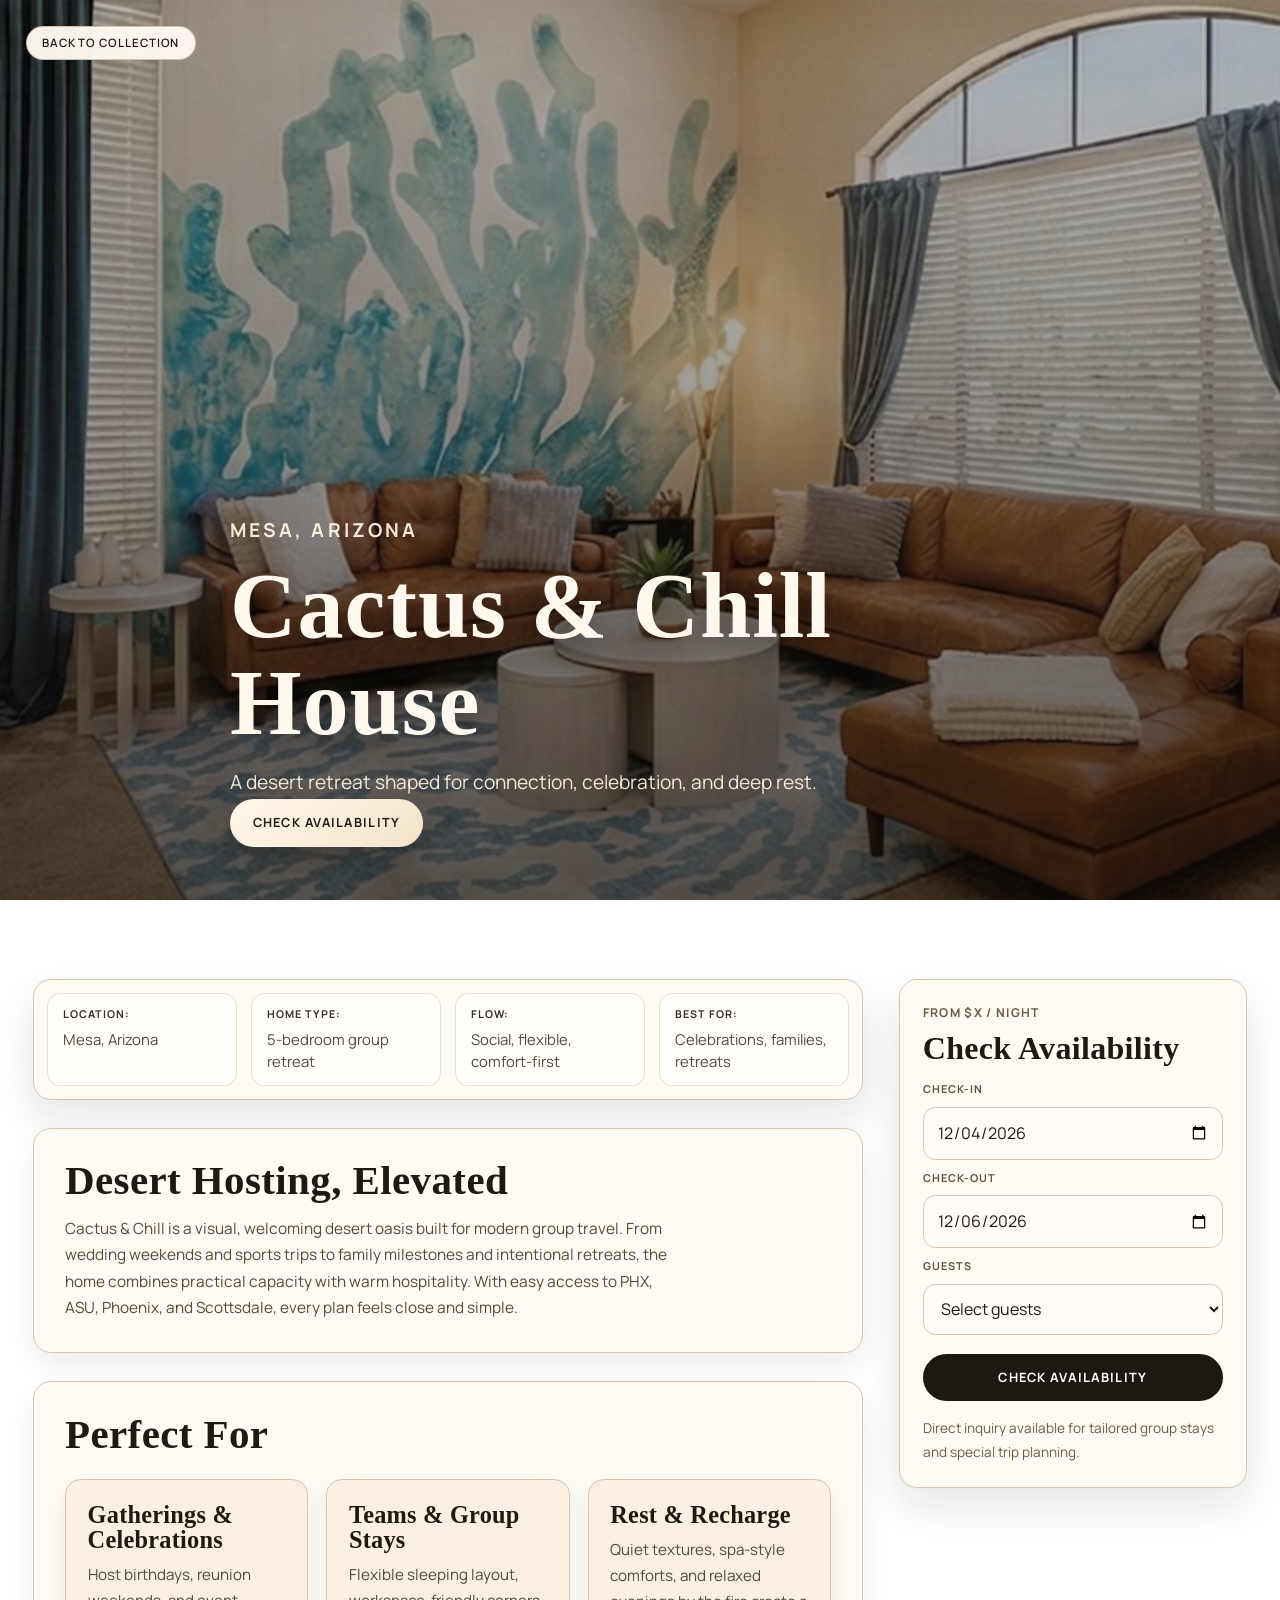
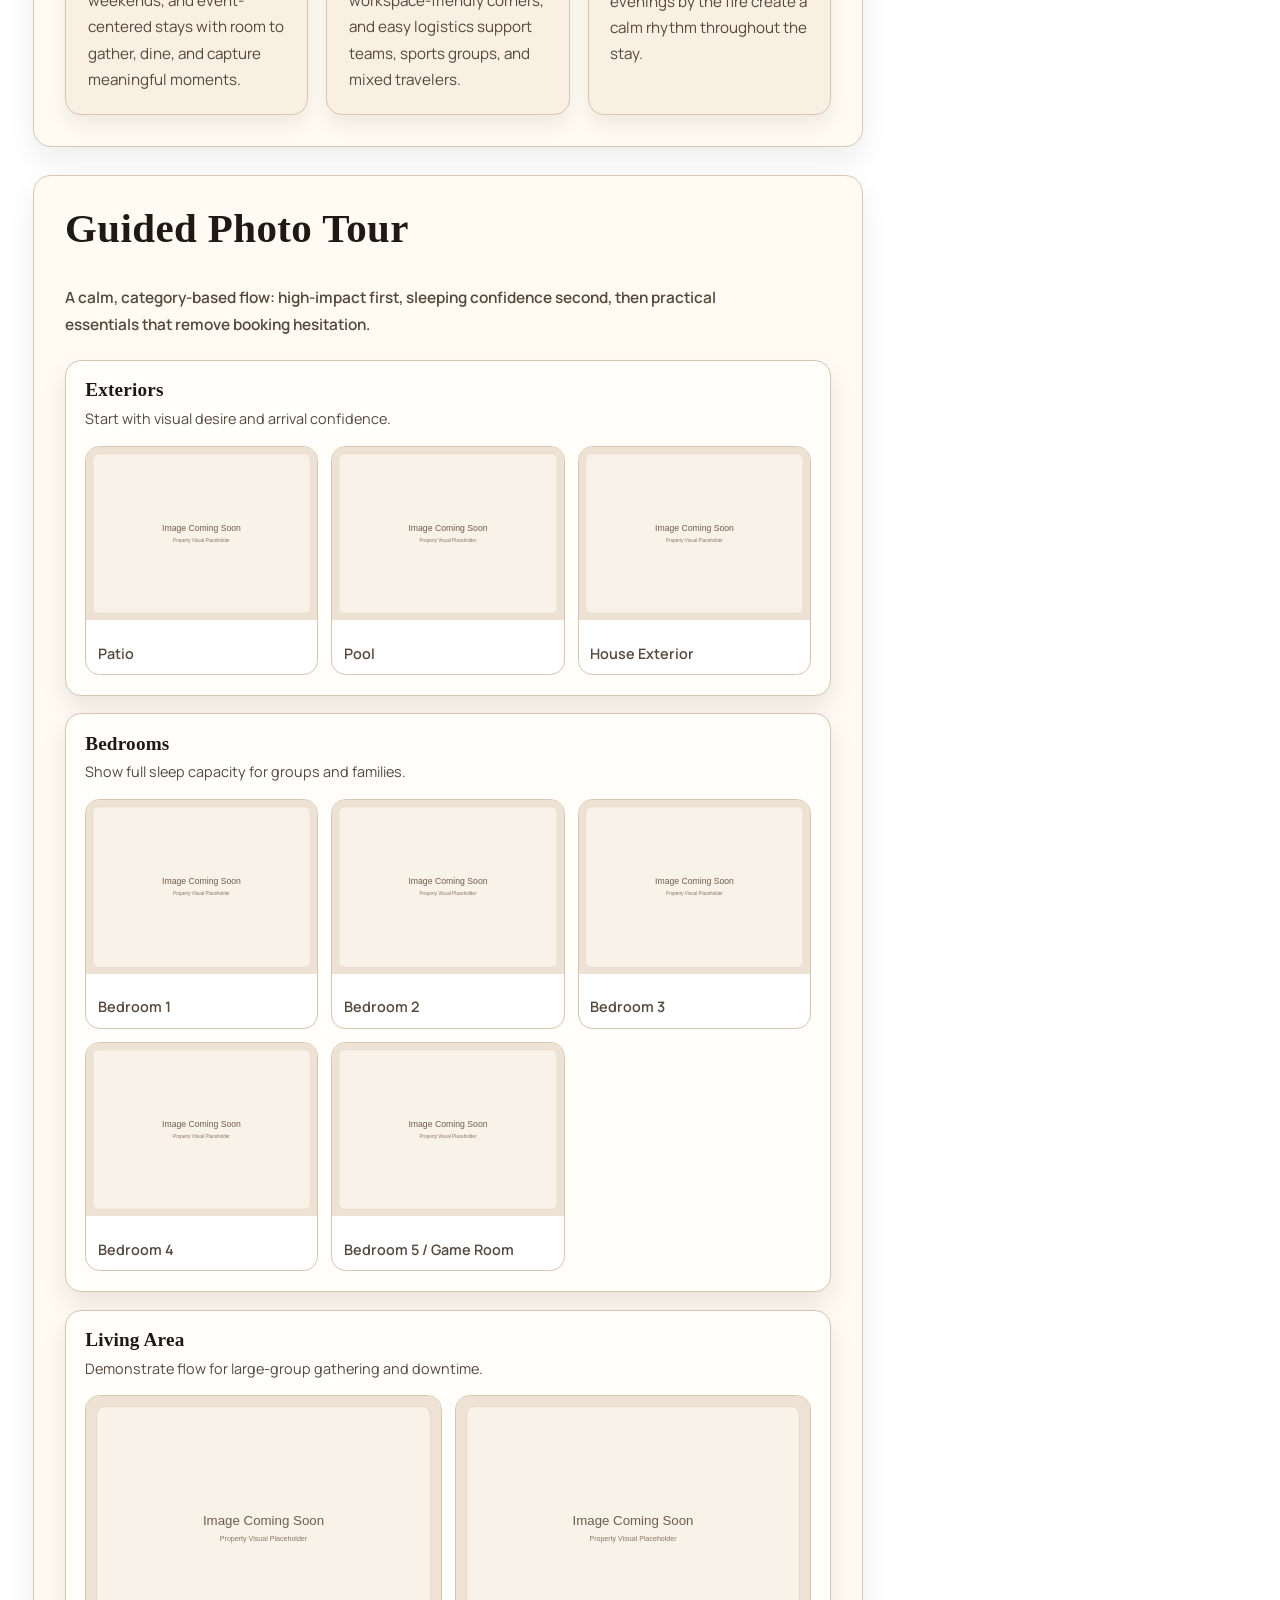
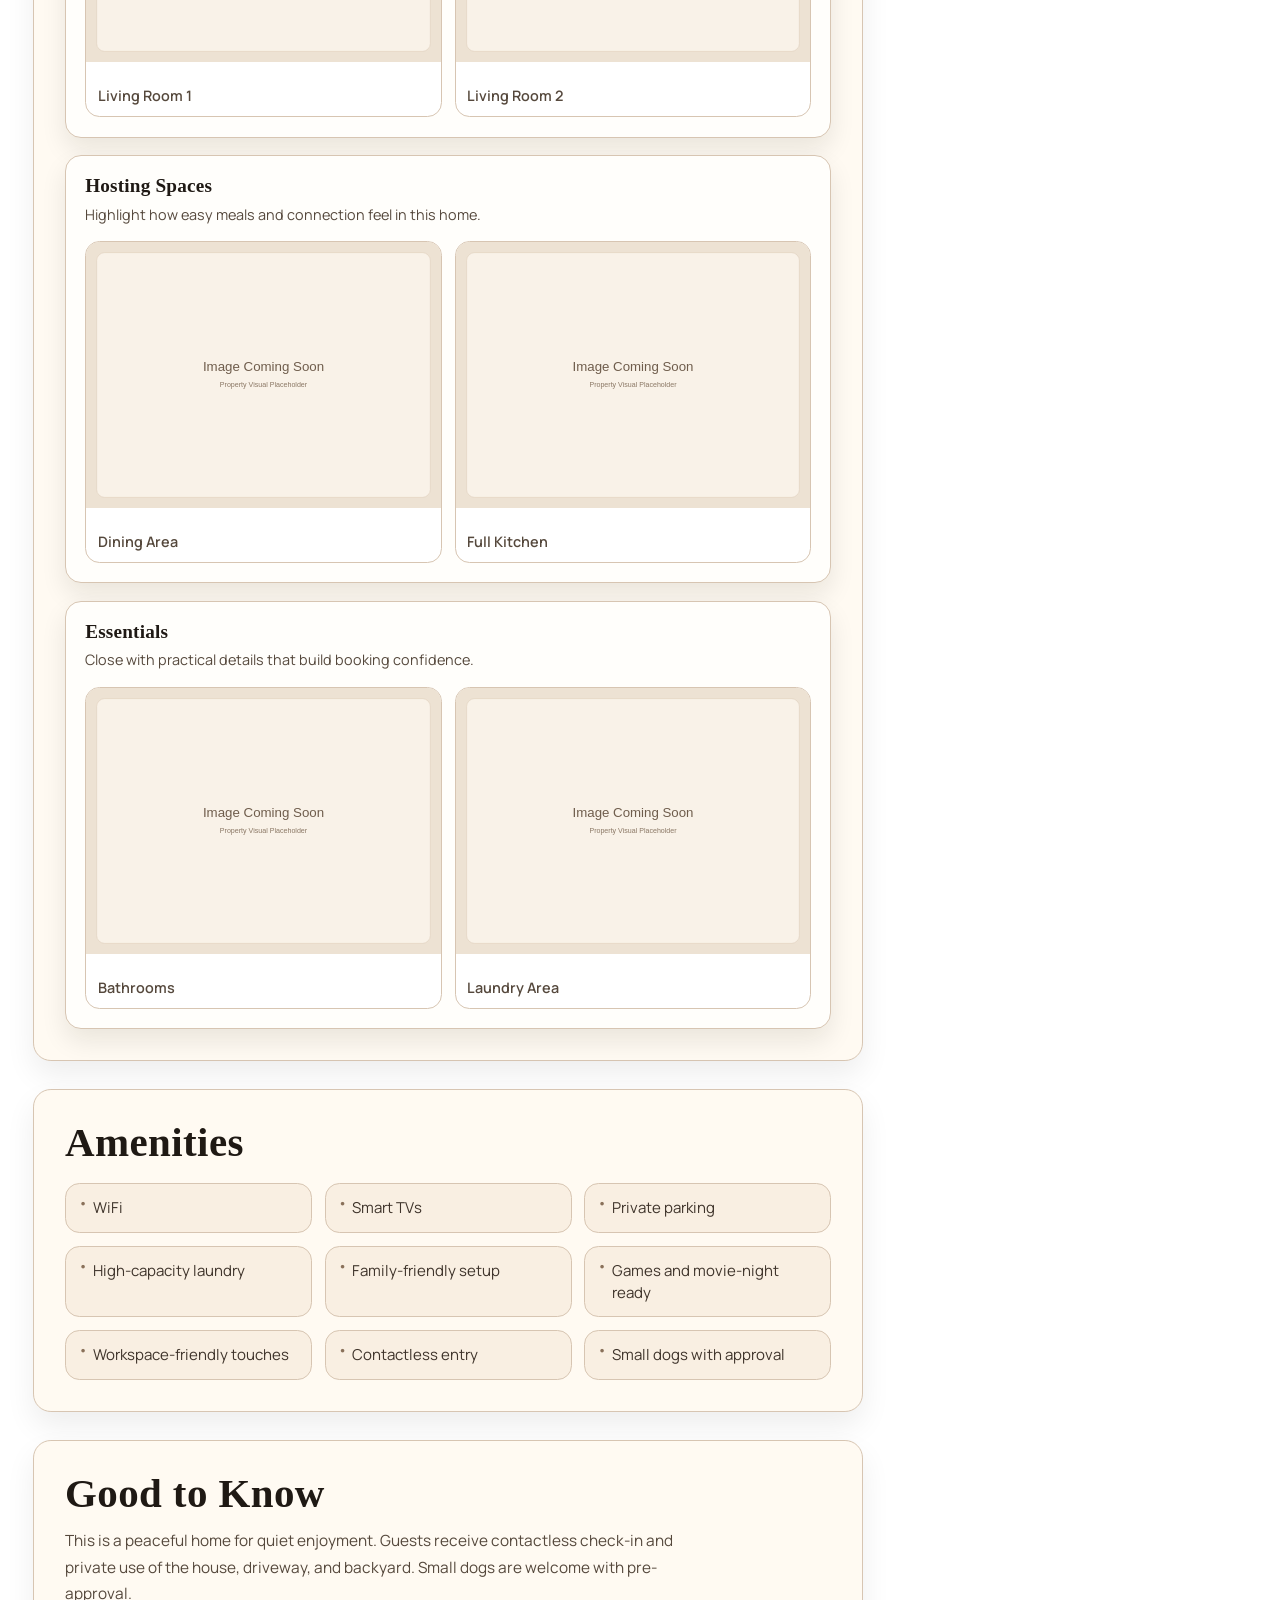
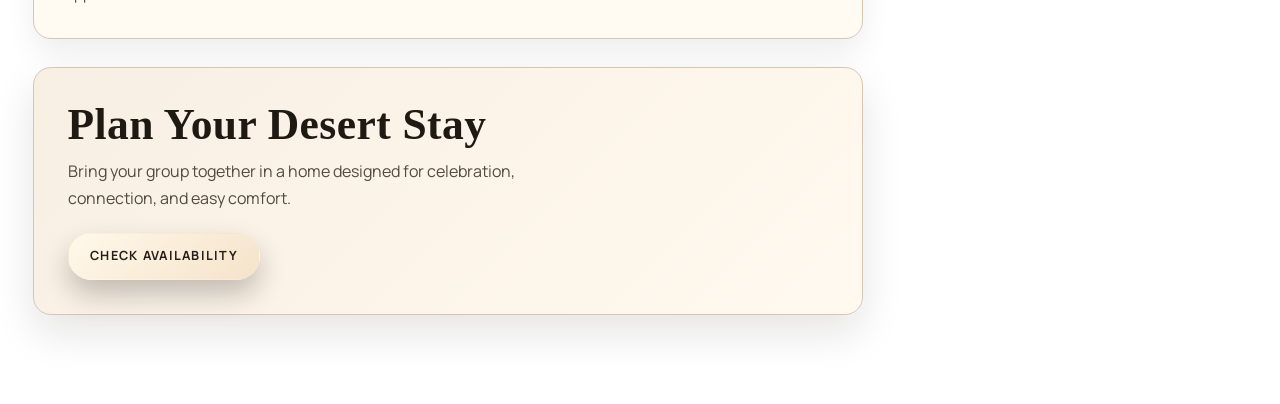
<file: cactus__from-inner.html>
﻿<!DOCTYPE html>
<html lang="en">
<head>
  <meta charset="UTF-8">
  <meta name="viewport" content="width=device-width, initial-scale=1.0">
  <title>Cactus & Chill House | The LuxHouse Collection</title>
  <meta name="description" content="A premium five-bedroom desert guesthouse in Mesa designed for celebrations, retreats, and restorative group stays.">
  <link rel="preconnect" href="https://fonts.googleapis.com">
  <link rel="preconnect" href="https://fonts.gstatic.com" crossorigin>
  <link href="https://fonts.googleapis.com/css2?family=Manrope:wght@400;500;600;700;800&display=swap" rel="stylesheet">
  <link rel="stylesheet" href="css/styles.css?v=20260506-6">
</head>
<body class="lux-cactus-page">
  <header class="lux-cactus-hero" id="top">
    <img class="lux-cactus-hero-image" src="Mainpicsitecnc.jpg" alt="Cactus and Chill backyard evening scene" onerror="this.onerror=null;this.src='assets/images/placeholders/placeholder-800x600.svg';">
    <div class="lux-cactus-hero-overlay">
      <a class="lux-cactus-back" href="index.html">Back to Collection</a>
      <div class="lux-cactus-hero-copy">
        <p class="lux-cactus-eyebrow">Mesa, Arizona</p>
        <h1>Cactus &amp; Chill House</h1>
        <p>A desert retreat shaped for connection, celebration, and deep rest.</p>
        <a class="lux-cactus-btn lux-cactus-btn-primary" href="#cactusBooking">Check Availability</a>
      </div>
    </div>
  </header>

  <main class="lux-cactus-main">
    <div class="lux-cactus-shell">
      <div class="lux-cactus-content">
        <section class="lux-cactus-summary" aria-label="Quick property summary">
          <p><strong>Location:</strong> Mesa, Arizona</p>
          <p><strong>Home Type:</strong> 5-bedroom group retreat</p>
          <p><strong>Flow:</strong> Social, flexible, comfort-first</p>
          <p><strong>Best For:</strong> Celebrations, families, retreats</p>
        </section>

        <section class="lux-cactus-section">
          <h2>Desert Hosting, Elevated</h2>
          <p>
            Cactus &amp; Chill is a visual, welcoming desert oasis built for modern group travel. From wedding weekends and sports trips to family milestones and intentional retreats, the home combines practical capacity with warm hospitality. With easy access to PHX, ASU, Phoenix, and Scottsdale, every plan feels close and simple.
          </p>
        </section>

        <section class="lux-cactus-section">
          <h2>Perfect For</h2>
          <div class="lux-cactus-perfect-grid">
            <article>
              <h3>Gatherings &amp; Celebrations</h3>
              <p>Host birthdays, reunion weekends, and event-centered stays with room to gather, dine, and capture meaningful moments.</p>
            </article>
            <article>
              <h3>Teams &amp; Group Stays</h3>
              <p>Flexible sleeping layout, workspace-friendly corners, and easy logistics support teams, sports groups, and mixed travelers.</p>
            </article>
            <article>
              <h3>Rest &amp; Recharge</h3>
              <p>Quiet textures, spa-style comforts, and relaxed evenings by the fire create a calm rhythm throughout the stay.</p>
            </article>
          </div>
        </section>

        <section class="lux-cactus-section lux-cactus-tour" id="guidedTour">
          <h2>Guided Photo Tour</h2>
          <p class="lux-cactus-highlight">A calm, category-based flow: high-impact first, sleeping confidence second, then practical essentials that remove booking hesitation.</p>

          <div class="lux-cactus-category-stack" aria-live="polite">
            <article class="lux-cactus-category-card">
              <header class="lux-cactus-category-head">
                <h3>Exteriors</h3>
                <p>Start with visual desire and arrival confidence.</p>
              </header>
              <div class="lux-cactus-category-grid lux-cactus-category-grid--exteriors">
                <article class="lux-cactus-category-item">
                  <img src="assets/images/placeholders/placeholder-800x600.svg" alt="Cactus and Chill patio area">
                  <p><span>01</span> Patio</p>
                </article>
                <article class="lux-cactus-category-item">
                  <img src="assets/images/placeholders/placeholder-800x600.svg" alt="Cactus and Chill pool area">
                  <p><span>02</span> Pool</p>
                </article>
                <article class="lux-cactus-category-item">
                  <img src="assets/images/placeholders/placeholder-800x600.svg" alt="Cactus and Chill house exterior">
                  <p><span>03</span> House Exterior</p>
                </article>
              </div>
            </article>

            <article class="lux-cactus-category-card">
              <header class="lux-cactus-category-head">
                <h3>Bedrooms</h3>
                <p>Show full sleep capacity for groups and families.</p>
              </header>
              <div class="lux-cactus-category-grid lux-cactus-category-grid--bedrooms">
                <article class="lux-cactus-category-item"><img src="assets/images/placeholders/placeholder-800x600.svg" alt="Cactus and Chill bedroom 1"><p><span>01</span> Bedroom 1</p></article>
                <article class="lux-cactus-category-item"><img src="assets/images/placeholders/placeholder-800x600.svg" alt="Cactus and Chill bedroom 2"><p><span>02</span> Bedroom 2</p></article>
                <article class="lux-cactus-category-item"><img src="assets/images/placeholders/placeholder-800x600.svg" alt="Cactus and Chill bedroom 3"><p><span>03</span> Bedroom 3</p></article>
                <article class="lux-cactus-category-item"><img src="assets/images/placeholders/placeholder-800x600.svg" alt="Cactus and Chill bedroom 4"><p><span>04</span> Bedroom 4</p></article>
                <article class="lux-cactus-category-item"><img src="assets/images/placeholders/placeholder-800x600.svg" alt="Cactus and Chill bedroom 5 game room"><p><span>05</span> Bedroom 5 / Game Room</p></article>
              </div>
            </article>

            <article class="lux-cactus-category-card">
              <header class="lux-cactus-category-head">
                <h3>Living Area</h3>
                <p>Demonstrate flow for large-group gathering and downtime.</p>
              </header>
              <div class="lux-cactus-category-grid lux-cactus-category-grid--living">
                <article class="lux-cactus-category-item"><img src="assets/images/placeholders/placeholder-800x600.svg" alt="Cactus and Chill living room 1"><p><span>01</span> Living Room 1</p></article>
                <article class="lux-cactus-category-item"><img src="assets/images/placeholders/placeholder-800x600.svg" alt="Cactus and Chill living room 2"><p><span>02</span> Living Room 2</p></article>
              </div>
            </article>

            <article class="lux-cactus-category-card">
              <header class="lux-cactus-category-head">
                <h3>Hosting Spaces</h3>
                <p>Highlight how easy meals and connection feel in this home.</p>
              </header>
              <div class="lux-cactus-category-grid lux-cactus-category-grid--hosting">
                <article class="lux-cactus-category-item"><img src="assets/images/placeholders/placeholder-800x600.svg" alt="Cactus and Chill dining area"><p><span>01</span> Dining Area</p></article>
                <article class="lux-cactus-category-item"><img src="assets/images/placeholders/placeholder-800x600.svg" alt="Cactus and Chill full kitchen"><p><span>02</span> Full Kitchen</p></article>
              </div>
            </article>

            <article class="lux-cactus-category-card">
              <header class="lux-cactus-category-head">
                <h3>Essentials</h3>
                <p>Close with practical details that build booking confidence.</p>
              </header>
              <div class="lux-cactus-category-grid lux-cactus-category-grid--essentials">
                <article class="lux-cactus-category-item"><img src="assets/images/placeholders/placeholder-800x600.svg" alt="Cactus and Chill bathrooms"><p><span>01</span> Bathrooms</p></article>
                <article class="lux-cactus-category-item"><img src="assets/images/placeholders/placeholder-800x600.svg" alt="Cactus and Chill laundry area"><p><span>02</span> Laundry Area</p></article>
              </div>
            </article>
          </div>
        </section>

        <section class="lux-cactus-section">
          <h2>Amenities</h2>
          <ul class="lux-cactus-amenities-grid">
            <li><span aria-hidden="true">&#9679;</span> WiFi</li>
            <li><span aria-hidden="true">&#9679;</span> Smart TVs</li>
            <li><span aria-hidden="true">&#9679;</span> Private parking</li>
            <li><span aria-hidden="true">&#9679;</span> High-capacity laundry</li>
            <li><span aria-hidden="true">&#9679;</span> Family-friendly setup</li>
            <li><span aria-hidden="true">&#9679;</span> Games and movie-night ready</li>
            <li><span aria-hidden="true">&#9679;</span> Workspace-friendly touches</li>
            <li><span aria-hidden="true">&#9679;</span> Contactless entry</li>
            <li><span aria-hidden="true">&#9679;</span> Small dogs with approval</li>
          </ul>
        </section>

        <section class="lux-cactus-section">
          <h2>Good to Know</h2>
          <p>
            This is a peaceful home for quiet enjoyment. Guests receive contactless check-in and private use of the house, driveway, and backyard. Small dogs are welcome with pre-approval.
          </p>
        </section>

        <section class="lux-cactus-final-cta">
          <h2>Plan Your Desert Stay</h2>
          <p>Bring your group together in a home designed for celebration, connection, and easy comfort.</p>
          <a class="lux-cactus-btn lux-cactus-btn-primary" href="#cactusBooking">Check Availability</a>
        </section>
      </div>

      <aside class="lux-cactus-booking" id="cactusBooking" aria-label="Booking form">
        <p class="lux-cactus-rate">From $X / night</p>
        <h2>Check Availability</h2>
        <form class="lux-cactus-booking-form" id="cactusBookingForm" action="#" method="get">
          <label for="luxCactusCheckin">Check-in</label>
          <input id="luxCactusCheckin" name="checkin" type="date" required>

          <label for="luxCactusCheckout">Check-out</label>
          <input id="luxCactusCheckout" name="checkout" type="date" required>

          <label for="luxCactusGuests">Guests</label>
          <select id="luxCactusGuests" name="guests" required>
            <option value="">Select guests</option>
            <option value="2">2 guests</option>
            <option value="4">4 guests</option>
            <option value="6">6 guests</option>
            <option value="8">8 guests</option>
            <option value="10">10 guests</option>
            <option value="12">12 guests</option>
            <option value="14">14 guests</option>
          </select>

          <button type="submit">Check Availability</button>
        </form>
        <p class="lux-cactus-booking-note">Direct inquiry available for tailored group stays and special trip planning.</p>
      </aside>
    </div>
  </main>

  <div class="lux-cactus-lightbox" id="cactusLightbox" aria-hidden="true" role="dialog" aria-label="Cactus gallery lightbox">
    <div class="lux-cactus-lightbox-backdrop" data-cactus-close-lightbox></div>
    <section class="lux-cactus-lightbox-panel">
      <button class="lux-cactus-lightbox-close" type="button" aria-label="Close gallery" data-cactus-close-lightbox>&times;</button>
      <button class="lux-cactus-lightbox-nav prev" type="button" id="cactusPrevBtn" aria-label="Previous image">&#10094;</button>
      <img id="cactusLightboxImage" src="assets/images/placeholders/placeholder-800x600.svg" alt="Cactus gallery image">
      <button class="lux-cactus-lightbox-nav next" type="button" id="cactusNextBtn" aria-label="Next image">&#10095;</button>
      <div class="lux-cactus-thumb-strip" id="cactusThumbStrip" aria-label="Gallery thumbnails"></div>
    </section>
  </div>

  <script src="js/app.js?v=20260508-4"></script>
</body>
</html>
</file>
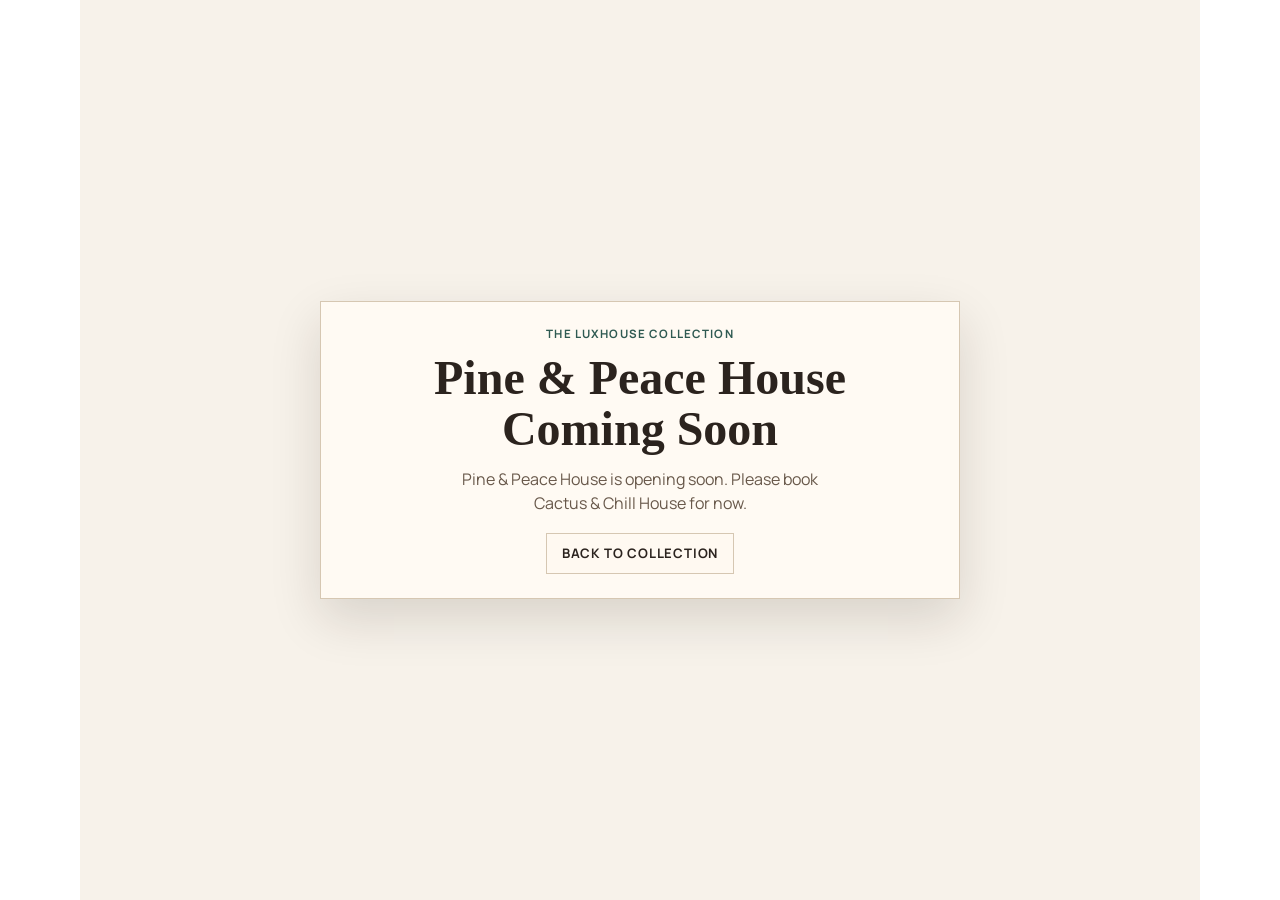
<file: pine.html>
﻿<!DOCTYPE html>
<html lang="en">
<head>
  <meta charset="UTF-8">
  <meta name="viewport" content="width=device-width, initial-scale=1.0">
  <title>Pine & Peace House | The LuxHouse Collection</title>
  <meta name="description" content="A refined alpine retreat in Carnelian Bay designed for dual-season mountain and lake stays.">
  <link rel="preconnect" href="https://fonts.googleapis.com">
  <link rel="preconnect" href="https://fonts.gstatic.com" crossorigin>
  <link href="https://fonts.googleapis.com/css2?family=Manrope:wght@400;500;600;700;800&display=swap" rel="stylesheet">
  <link rel="stylesheet" href="css/styles.css?v=20260506-6">
</head>
<body class="lux-pine-page">
  <header class="lux-pine-hero" id="top">
    <img class="lux-pine-hero-image" src="assets/images/pine/pnc1.png" alt="Pine and Peace House hero image" onerror="this.onerror=null;this.src='assets/images/placeholders/placeholder-800x600.svg';">
    <div class="lux-pine-hero-overlay">
      <a class="lux-pine-back" href="index.html">Back to Collection</a>
      <div class="lux-pine-hero-copy">
        <p class="lux-pine-eyebrow">Carnelian Bay, Lake Tahoe</p>
        <h1>Pine &amp; Peace House</h1>
        <p>An elevated alpine sanctuary for calm mornings, mountain adventure, and meaningful time together.</p>
        <a class="lux-pine-btn lux-pine-btn-primary" href="#" data-open-booking-modal data-booking-destination="pine">Check Availability</a>
      </div>
    </div>
  </header>

  <main class="lux-pine-main">
    <div class="lux-pine-shell">
      <div class="lux-pine-content">
        <section class="lux-pine-summary" aria-label="Quick property summary">
          <p><strong>Location:</strong> Carnelian Bay, Lake Tahoe</p>
          <p><strong>Layout:</strong> 4 bedrooms, 3 baths</p>
          <p><strong>Style:</strong> Dual-season alpine retreat</p>
          <p><strong>Best For:</strong> Families, mountain getaways, group stays</p>
        </section>

        <section class="lux-pine-section">
          <h2>Elevated Alpine Sanctuary</h2>
          <p>
            Pine &amp; Peace delivers a refined North Shore experience where mountain quiet meets premium comfort. Built for year-round stays, the home sits near skiing, lake access, beaches, trails, and golf while offering a calm interior rhythm that invites guests to return to center.
          </p>
        </section>

        <section class="lux-pine-section">
          <h2>Perfect For</h2>
          <div class="lux-pine-perfect-grid">
            <article>
              <h3>Mountain Getaways</h3>
              <p>Unwind in a serene alpine setting with fireplace evenings, forest atmosphere, and easy access to North Shore adventures.</p>
            </article>
            <article>
              <h3>Families &amp; Group Retreats</h3>
              <p>A practical, high-comfort layout supports multigenerational travel, seasonal escapes, and relaxed shared schedules.</p>
            </article>
            <article>
              <h3>Rest, Play &amp; Reconnect</h3>
              <p>Move between active days and restorative nights with space for gathering, play, reflection, and deep rest.</p>
            </article>
          </div>
        </section>

        <section class="lux-pine-section">
          <h2>Home Gallery</h2>
          <p>A visual preview inspired by modern direct-booking galleries. Select any image to explore full-screen.</p>
          <div class="lux-pine-top-gallery" id="pineTopGallery" aria-live="polite"></div>
        </section>

        <section class="lux-pine-section" id="pine-indoor">
          <h2>Indoor Spaces</h2>
          <div class="lux-pine-gallery" id="pineIndoorGallery" aria-live="polite"></div>
        </section>

        <section class="lux-pine-section">
          <h2>Great Room &amp; Living Spaces</h2>
          <p>
            A soaring great room with fireplace focus and forest-framed views creates the heart of the home. Evenings settle into conversation, shared meals, and apres-ski storytelling in a setting that feels both cozy and sophisticated.
          </p>
        </section>

        <section class="lux-pine-section">
          <h2>Library &amp; Workspace</h2>
          <p>
            A curated library corner and dedicated office-style zone support peaceful reading, remote productivity, and focused work between mountain plans.
          </p>
        </section>

        <section class="lux-pine-section">
          <h2>Play &amp; Game Room</h2>
          <p>
            Designed for multi-generational fun, the play space brings social energy to evenings with room for relaxed competition and shared downtime.
          </p>
        </section>

        <section class="lux-pine-section" id="pine-outdoor">
          <h2>Outdoor Experience</h2>
          <p>
            Step outside to hot-tub evenings among the pines, nearby trails, open-air mountain calm, and star-filled nights that anchor the full alpine reset.
          </p>
          <div class="lux-pine-gallery" id="pineOutdoorGallery" aria-live="polite"></div>
        </section>

        <section class="lux-pine-section">
          <h2>North Shore Lifestyle</h2>
          <p>
            Enjoy proximity to Carnelian Bay shoreline, private HOA beach access, Northstar skiing and biking, and nearby golf for an all-season Lake Tahoe rhythm.
          </p>
        </section>

        <section class="lux-pine-section">
          <h2>Direct Booking Add-Ons</h2>
          <div class="lux-pine-addons-grid">
            <article>
              <h3>S'mores &amp; Spirits Kit</h3>
              <p>Fireside setup curated for relaxed evenings and warm alpine connection.</p>
            </article>
            <article>
              <h3>Ski-Recovery Spa Kit</h3>
              <p>Post-mountain essentials designed to restore comfort after long days outside.</p>
            </article>
            <article>
              <h3>Private Chef Experience</h3>
              <p>Host an intimate dining night with seasonal menus tailored to your group.</p>
            </article>
          </div>
        </section>

        <section class="lux-pine-section">
          <h2>Amenities</h2>
          <ul class="lux-pine-amenities-grid">
            <li><span aria-hidden="true">&#9679;</span> Hot tub</li>
            <li><span aria-hidden="true">&#9679;</span> Fireplace</li>
            <li><span aria-hidden="true">&#9679;</span> Workspace</li>
            <li><span aria-hidden="true">&#9679;</span> WiFi</li>
            <li><span aria-hidden="true">&#9679;</span> Parking</li>
            <li><span aria-hidden="true">&#9679;</span> Family/group-friendly layout</li>
            <li><span aria-hidden="true">&#9679;</span> Game room</li>
            <li><span aria-hidden="true">&#9679;</span> Nature access and trails</li>
            <li><span aria-hidden="true">&#9679;</span> Beach/lake proximity</li>
          </ul>
        </section>

        <section class="lux-pine-section">
          <h2>Good to Know</h2>
          <p>
            Pine &amp; Peace is a peaceful alpine setting designed for restorative stays. Direct booking includes a smooth, low-friction arrival experience and refined hospitality support.
          </p>
        </section>

        <section class="lux-pine-final-cta">
          <h2>Reserve Your Alpine Escape</h2>
          <p>Plan a stay built for mountain energy, lake access, and elevated comfort.</p>
          <a class="lux-pine-btn lux-pine-btn-primary" href="#" data-open-booking-modal data-booking-destination="pine">Check Availability</a>
        </section>
      </div>

      <aside class="lux-pine-booking" id="pineBooking" aria-label="Booking form">
        <p class="lux-pine-rate">From $X / night</p>
        <h2>Check Availability</h2>
        <form class="lux-pine-booking-form" id="pineBookingForm" action="#" method="get">
          <label for="luxPineCheckin">Check-in</label>
          <input id="luxPineCheckin" name="checkin" type="date" required>

          <label for="luxPineCheckout">Check-out</label>
          <input id="luxPineCheckout" name="checkout" type="date" required>

          <label for="luxPineGuests">Guests</label>
          <select id="luxPineGuests" name="guests" required>
            <option value="">Select guests</option>
            <option value="2">2 guests</option>
            <option value="4">4 guests</option>
            <option value="6">6 guests</option>
            <option value="8">8 guests</option>
            <option value="10">10 guests</option>
            <option value="12">12 guests</option>
          </select>

          <button type="submit">Check Availability</button>
        </form>
        <p class="lux-pine-booking-note">Direct inquiry available for tailored group stays and personalized alpine planning.</p>
      </aside>
    </div>
  </main>

  <div class="lux-pine-lightbox" id="pineLightbox" aria-hidden="true" role="dialog" aria-label="Pine gallery lightbox">
    <div class="lux-pine-lightbox-backdrop" data-pine-close-lightbox></div>
    <section class="lux-pine-lightbox-panel">
      <button class="lux-pine-lightbox-close" type="button" aria-label="Close gallery" data-pine-close-lightbox>&times;</button>
      <button class="lux-pine-lightbox-nav prev" type="button" id="pinePrevBtn" aria-label="Previous image">&#10094;</button>
      <img id="pineLightboxImage" src="assets/images/pine/pnc1.png" alt="Pine gallery image">
      <button class="lux-pine-lightbox-nav next" type="button" id="pineNextBtn" aria-label="Next image">&#10095;</button>
      <div class="lux-pine-thumb-strip" id="pineThumbStrip" aria-label="Pine thumbnails"></div>
    </section>
  </div>

  <!-- Shared Booking Modal -->
  <div class="lux-booking-modal" id="bookingModal" aria-hidden="true" role="dialog" aria-modal="true" aria-labelledby="bookingModalTitle">
    <div class="lux-booking-backdrop" data-close-booking-modal></div>
    <section class="lux-booking-panel">
      <button type="button" class="lux-booking-close" aria-label="Close booking" data-close-booking-modal>&times;</button>
      <div class="lux-booking-header">
        <p class="lux-booking-kicker">The LuxHouse Collection</p>
        <h2 id="bookingModalTitle">Start Your Booking</h2>
        <p>Choose your destination and dates to check live-style availability.</p>
      </div>
      <form id="bookingModalForm" class="lux-booking-form" action="#" method="get">
        <label for="modalDestination">Destination</label>
        <select id="modalDestination" name="destination" required>
          <option value="">Select destination</option>
          <option value="cactus">Cactus &amp; Chill House</option>
          <option value="pine">Pine &amp; Peace House</option>
        </select>
        <label for="modalCheckin">Check-in</label>
        <input id="modalCheckin" name="checkin" type="date" required>
        <label for="modalCheckout">Check-out</label>
        <input id="modalCheckout" name="checkout" type="date" required>
        <label for="modalGuests">Guests</label>
        <input id="modalGuests" name="guests" type="number" min="1" max="20" value="6" required>
        <button type="submit" id="checkAvailabilityBtn" class="lux-booking-primary">Check Availability</button>
        <div id="availabilityResult" class="availability-result"></div>
      </form>
      <p class="lux-booking-status" id="bookingStatus" aria-live="polite"></p>
      <section class="lux-booking-step-two" id="bookingStepTwo" hidden>
        <div class="lux-availability-offer">
          <p class="lux-availability-offer-kicker">Great news</p>
          <h3 id="availabilityOfferTitle">Your selected dates are available.</h3>
          <p id="availabilityOfferCopy">
            Your stay is ready to reserve. Review your pricing, choose any enhancements, and proceed when you are ready.
          </p>

          <div class="lux-price-breakdown">
            <article>
              <span>Nightly Rate</span>
              <strong>$<span id="nightlyPriceDisplay">0</span></strong>
            </article>
            <article>
              <span>Nights</span>
              <strong><span id="nightsCount">0</span></strong>
            </article>
            <article>
              <span>Stay Subtotal</span>
              <strong>$<span id="staySubtotal">0</span></strong>
            </article>
          </div>
        </div>

        <h4 class="lux-addons-heading">Enhance Your Stay</h4>
        <div class="addons-group" data-property="cactus" hidden>
          <label><input type="checkbox" class="addon-checkbox" data-price="120"> Charcuterie Board ($120)</label>
          <label><input type="checkbox" class="addon-checkbox" data-price="95"> Champagne &amp; Chocolate ($95)</label>
          <label><input type="checkbox" class="addon-checkbox" data-price="300"> Private Chef ($300)</label>
        </div>
        <div class="addons-group" data-property="pine" hidden>
          <label><input type="checkbox" class="addon-checkbox" data-price="80"> S'mores &amp; Spirits Kit ($80)</label>
          <label><input type="checkbox" class="addon-checkbox" data-price="150"> Ski Recovery Spa Kit ($150)</label>
          <label><input type="checkbox" class="addon-checkbox" data-price="300"> Private Chef ($300)</label>
        </div>
        <div class="lux-booking-total-wrap">
          <p>Add-ons: $<span id="addonsTotal">0</span></p>
          <p class="addons-total">Estimated Total: $<span id="totalPrice">0</span></p>
        </div>
        <button type="button" id="continueBookingBtn" class="lux-booking-primary" disabled>Proceed to Verification</button>
      </section>
    </section>
  </div>

  <script src="js/app.js?v=20260519-8"></script>
</body>
</html>
</file>
<file: css/styles.css>
:root {
  --ink: #2b231e;
  --ink-soft: #68584a;
  --cream: #f7f2ea;
  --sand: #e6d8c4;
  --clay: #b26b4f;
  --pine: #2f5a52;
  --pine-deep: #1f4039;
  --card: #fffaf3;
  --line: #d6c7b2;
  --shadow: 0 22px 50px rgba(33, 21, 12, 0.18);
}

* {
  box-sizing: border-box;
}

html,
body {
  margin: 0;
  padding: 0;
}

body {
  font-family: "Manrope", "Segoe UI", sans-serif;
  color: var(--ink);
  line-height: 1.45;
  background:
    radial-gradient(circle at 8% 8%, rgba(178, 107, 79, 0.09) 0%, transparent 46%),
    radial-gradient(circle at 90% 30%, rgba(47, 90, 82, 0.1) 0%, transparent 42%),
    var(--cream);
}

img {
  width: 100%;
  display: block;
  object-fit: cover;
}

h1,
h2,
h3 {
  margin: 0;
  line-height: 1.08;
  font-family: "Cormorant Garamond", Georgia, serif;
}

p {
  margin: 0;
}

a {
  color: inherit;
}

.hero-shell {
  min-height: 100svh;
  background: url("../coverpicaz.png") center / cover no-repeat;
  color: #fff;
  padding: 1.2rem 1.4rem 3rem;
  position: relative;
}

.hero-shell::after {
  content: none;
}

.top-nav {
  max-width: 1180px;
  margin: 0 auto;
  display: flex;
  align-items: center;
  justify-content: space-between;
  gap: 1rem;
  position: relative;
  z-index: 2;
}

.brand {
  text-decoration: none;
  letter-spacing: 0.1em;
  text-transform: uppercase;
  font-size: 0.83rem;
  font-weight: 600;
}

.nav-links {
  display: flex;
  align-items: center;
  gap: 1.3rem;
}

.nav-links a {
  text-decoration: none;
  font-size: 0.9rem;
  font-weight: 500;
}

.menu-toggle {
  display: none;
  background: transparent;
  border: 1px solid rgba(255, 255, 255, 0.7);
  color: #fff;
  font: inherit;
  padding: 0.45rem 0.7rem;
}

.hero-content {
  max-width: 1100px;
  margin: 14vh auto 0;
  text-align: center;
  position: relative;
  z-index: 2;
}

.hero-kicker {
  text-transform: uppercase;
  letter-spacing: 0.14em;
  font-size: 0.72rem;
  font-weight: 700;
  color: rgba(255, 245, 230, 0.88);
}

.hero-content h1 {
  margin-top: 0.7rem;
  font-size: clamp(2.25rem, 6vw, 4.2rem);
  max-width: 15ch;
  margin-inline: auto;
}

.hero-summary {
  margin: 1rem auto 0;
  max-width: 58ch;
  color: rgba(255, 255, 255, 0.9);
  font-size: clamp(0.98rem, 2.4vw, 1.13rem);
}

.booking-bar {
  margin: 2rem auto 0;
  width: min(100%, 1040px);
  background: rgba(248, 236, 218, 0.96);
  border: 1px solid rgba(247, 232, 208, 0.96);
  box-shadow: var(--shadow);
  display: grid;
  grid-template-columns: 1.4fr 1fr 1fr 0.8fr auto;
  align-items: center;
  gap: 0.55rem;
  padding: 0.6rem;
  text-align: left;
}

.booking-field {
  background: #fff9f1;
  border: 1px solid #dfd0bb;
  padding: 0.56rem 0.68rem;
  display: flex;
  flex-direction: column;
  justify-content: center;
}

.field-label {
  display: block;
  text-transform: uppercase;
  letter-spacing: 0.08em;
  font-size: 0.65rem;
  color: var(--pine);
  font-weight: 700;
  margin-bottom: 0.2rem;
}

.booking-field input,
.booking-field select {
  border: 0;
  background: transparent;
  font: inherit;
  color: var(--ink);
  padding: 0;
  outline: none;
}

.booking-field select {
  cursor: pointer;
}

.guest-controls {
  display: flex;
  align-items: center;
  gap: 0.4rem;
}

.guest-controls button {
  border: 1px solid #d0c0aa;
  background: #fff;
  width: 1.8rem;
  height: 1.8rem;
  cursor: pointer;
  font: inherit;
  font-weight: 700;
}

.guest-controls input {
  width: 2.2rem;
  text-align: center;
  font-weight: 700;
}

.booking-submit {
  border: 0;
  font: inherit;
  background: linear-gradient(140deg, var(--clay) 0%, #93563f 100%);
  color: #fff;
  font-weight: 600;
  padding: 0 1.05rem;
  cursor: pointer;
}

.booking-feedback {
  margin-top: 0.85rem;
  min-height: 1.25rem;
  font-size: 0.89rem;
  color: #f8e7d4;
}

.availability-result {
  margin-top: 12px;
  font-size: 14px;
  transition: all 0.3s ease;
}

#homeAvailabilityResult {
  grid-column: 1 / -1;
  margin-top: 0;
}

#homeAvailabilityResult:empty {
  display: none;
}

.availability-result.loading {
  color: #888;
}

.availability-result.success {
  color: #2e7d32;
  font-weight: 500;
}

.availability-result.error {
  color: #c62828;
  font-weight: 500;
}

main {
  max-width: 1120px;
  margin: 0 auto;
  padding: 3.8rem 1.4rem;
}

.intro,
.collections,
.homes,
.social-proof,
.inquire {
  margin-top: 4.7rem;
}

.intro {
  margin-top: 0;
}

.intro h2,
.collections h2,
.homes h2,
.social-proof h2,
.inquire h2 {
  font-size: clamp(2rem, 4vw, 3.1rem);
  text-align: center;
}

.intro > p,
.section-head p,
.inquire p {
  max-width: 56ch;
  margin: 0.9rem auto 0;
  text-align: center;
  color: var(--ink-soft);
}

.destination-carousel {
  margin-top: 2rem;
  overflow: hidden;
}

.destination-carousel:focus-visible {
  outline: 2px solid rgba(178, 107, 79, 0.68);
  outline-offset: 4px;
  border-radius: 1rem;
}

.destination-carousel-track {
  display: flex;
  transition: transform 380ms cubic-bezier(0.22, 1, 0.36, 1);
  will-change: transform;
}

.destination-slide {
  min-width: 100%;
  display: grid;
  grid-template-columns: minmax(0, 1.12fr) minmax(0, 0.88fr);
  background: var(--card);
  border: 1px solid var(--line);
  box-shadow: 0 14px 32px rgba(43, 31, 21, 0.12);
  border-radius: 1rem;
  overflow: hidden;
}

.destination-slide-media {
  display: block;
  min-height: 100%;
  position: relative;
  overflow: hidden;
}

.destination-rotator {
  position: relative;
  width: 100%;
  height: 100%;
  min-height: 320px;
}

.destination-rotator-image {
  position: absolute;
  inset: 0;
  width: 100%;
  height: 100%;
  object-fit: cover;
  opacity: 0;
  transform: scale(1);
  transition: opacity 820ms ease;
}

.destination-rotator-image.is-active {
  opacity: 1;
  z-index: 2;
  animation: destination-zoom-in 3800ms ease-out forwards;
}

.destination-slide-media > img {
  height: 100%;
  min-height: 430px;
}

@keyframes destination-zoom-in {
  0% {
    transform: scale(1);
  }
  100% {
    transform: scale(1.1);
  }
}

.destination-slide-copy {
  padding: clamp(1.3rem, 2.4vw, 2.2rem);
  display: flex;
  flex-direction: column;
  justify-content: center;
  background: linear-gradient(135deg, #fffaf3 0%, #f7ecdd 100%);
}

.destination-slide-copy--with-logo {
  display: grid;
  grid-template-columns: minmax(0, 1fr) auto;
  column-gap: clamp(0.95rem, 1.8vw, 1.5rem);
  align-items: start;
}

.destination-slide-copy-main {
  display: flex;
  flex-direction: column;
  min-height: 100%;
}

.destination-slide-logo-wrap {
  justify-self: end;
  align-self: start;
  width: clamp(84px, 8vw, 124px);
  aspect-ratio: 1 / 1;
  border-radius: 0.9rem;
  background: linear-gradient(145deg, rgba(255, 255, 255, 0.86) 0%, rgba(245, 233, 218, 0.94) 100%);
  border: 1px solid rgba(31, 64, 57, 0.14);
  box-shadow: 0 10px 24px rgba(43, 31, 21, 0.12);
  padding: clamp(0.42rem, 0.8vw, 0.62rem);
  display: flex;
  align-items: center;
  justify-content: center;
}

.destination-slide-logo {
  width: 100%;
  height: 100%;
  object-fit: contain;
  object-position: center;
}

.destination-slide-kicker {
  text-transform: uppercase;
  letter-spacing: 0.11em;
  font-size: 0.68rem;
  color: var(--clay);
  font-weight: 700;
}

.destination-slide h3 {
  margin-top: 0.35rem;
  font-size: clamp(1.95rem, 3vw, 2.65rem);
}

.destination-slide .location {
  margin-top: 0.24rem;
  text-transform: uppercase;
  letter-spacing: 0.08em;
  font-size: 0.67rem;
  color: var(--pine);
  font-weight: 700;
}

.destination-slide-copy > p:last-of-type,
.destination-slide-copy-main > p:last-of-type {
  margin-top: 0.65rem;
  color: var(--ink-soft);
  font-size: 1rem;
}

.destination-slide-description {
  margin-top: 0.68rem;
  color: var(--ink-soft);
  font-size: 1rem;
  line-height: 1.64;
}

.destination-slide .location + .destination-slide-description {
  margin-top: 1.25rem;
}

.destination-slide-description + .destination-slide-description {
  margin-top: 1.15rem;
}

.destination-slide-details {
  margin-top: clamp(1.9rem, 2.6vw, 2.5rem);
  padding-top: 0.9rem;
  width: 100%;
  display: flex;
  flex-wrap: nowrap;
  justify-content: space-evenly;
  align-items: flex-start;
  gap: 0;
  border-top: 1px solid rgba(31, 64, 57, 0.12);
  max-width: none;
}

.destination-slide-detail {
  width: clamp(98px, 8.9vw, 144px);
  aspect-ratio: 1 / 1;
  padding: clamp(0.52rem, 0.82vw, 0.8rem);
  border: 1px solid rgba(31, 64, 57, 0.14);
  border-radius: 999px;
  background: linear-gradient(170deg, rgba(255, 255, 255, 0.7) 0%, rgba(247, 236, 221, 0.9) 100%);
  display: flex;
  flex-direction: column;
  align-items: center;
  justify-content: center;
  text-align: center;
  gap: 0.24rem;
}

.destination-slide-detail-value {
  width: 100%;
  min-height: 2.25rem;
  display: flex;
  align-items: center;
  justify-content: center;
  font-family: "Cormorant Garamond", Georgia, serif;
  font-size: clamp(1.85rem, 2.45vw, 2.4rem);
  line-height: 0.95;
  color: #1f4039;
  font-variant-numeric: lining-nums tabular-nums;
  font-feature-settings: "lnum" 1, "tnum" 1;
}

.destination-slide-detail-label {
  font-size: 0.61rem;
  letter-spacing: 0.1em;
  text-transform: uppercase;
  color: rgba(31, 24, 18, 0.82);
  line-height: 1.35;
  max-width: 12ch;
}

.destination-slide-cta {
  margin-top: 1.1rem;
  align-self: flex-start;
  text-decoration: none;
  border: 1px solid var(--line);
  background: #fff8ef;
  color: var(--ink);
  padding: 0.52rem 0.86rem;
  font-size: 0.82rem;
  font-weight: 700;
  letter-spacing: 0.05em;
  text-transform: uppercase;
}

.destination-slide-cta:hover {
  background: #f2e3cf;
}

.destination-carousel-controls {
  margin-top: 1rem;
  display: flex;
  align-items: center;
  justify-content: center;
  gap: 0.78rem;
}

.destination-carousel-nav {
  width: 2.35rem;
  height: 2.35rem;
  border-radius: 999px;
  border: 1px solid rgba(31, 64, 57, 0.24);
  background: #fff8ef;
  color: var(--pine-deep);
  cursor: pointer;
  font-size: 1rem;
  line-height: 1;
}

.destination-carousel-nav:hover {
  background: #f0e1cd;
}

.destination-carousel-dots {
  display: inline-flex;
  align-items: center;
  gap: 0.45rem;
}

.destination-carousel-dot {
  width: 0.58rem;
  height: 0.58rem;
  border-radius: 999px;
  border: 1px solid #bba386;
  background: #f3dfc7;
  cursor: pointer;
}

.destination-carousel-dot.is-active {
  background: var(--clay);
  border-color: var(--clay);
}

.collection-tabs {
  margin-top: 1.4rem;
  display: flex;
  justify-content: center;
  flex-wrap: wrap;
  gap: 0.55rem;
}

.tab {
  border: 1px solid var(--line);
  background: #fff9f1;
  color: var(--ink);
  font: inherit;
  padding: 0.5rem 0.86rem;
  cursor: pointer;
  font-size: 0.92rem;
}

.tab.is-active {
  background: var(--pine-deep);
  color: #fff;
  border-color: var(--pine-deep);
}

.collection-hero {
  margin-top: 1.1rem;
  background: #fffaf3;
  border: 1px solid var(--line);
  box-shadow: var(--shadow);
  overflow: hidden;
}

.collection-media {
  position: relative;
}

.collection-hero img {
  width: 100%;
  display: block;
  object-fit: cover;
  max-height: 470px;
  transition: opacity 260ms ease;
  animation: collection-pan 14s ease-in-out infinite alternate;
}

.collection-hero img.is-swapping {
  opacity: 0.62;
}

.collection-nav {
  position: absolute;
  top: 50%;
  transform: translateY(-50%);
  width: 2.45rem;
  height: 2.45rem;
  border-radius: 999px;
  border: 1px solid rgba(255, 250, 243, 0.5);
  background: rgba(24, 18, 13, 0.5);
  color: #fff;
  cursor: pointer;
  font-size: 1.1rem;
  line-height: 1;
  display: inline-flex;
  align-items: center;
  justify-content: center;
  transition: background 180ms ease, transform 180ms ease;
}

.collection-nav:hover {
  background: rgba(24, 18, 13, 0.72);
  transform: translateY(-50%) scale(1.03);
}

.collection-nav.prev {
  left: 0.8rem;
}

.collection-nav.next {
  right: 0.8rem;
}

.collection-copy {
  padding: 1rem 1.15rem 1.25rem;
}

.collection-copy p:first-child {
  text-transform: uppercase;
  letter-spacing: 0.08em;
  color: var(--clay);
  font-size: 0.7rem;
  font-weight: 700;
}

.collection-copy h3 {
  font-size: 2rem;
  margin-top: 0.3rem;
}

.collection-copy p:last-child {
  margin-top: 0.45rem;
  color: var(--ink-soft);
}

@keyframes collection-pan {
  0% {
    transform: scale(1.02) translateX(0);
  }
  100% {
    transform: scale(1.08) translateX(-1.6%);
  }
}

.pillars {
  margin-top: 1.4rem;
  display: grid;
  grid-template-columns: repeat(3, minmax(0, 1fr));
  gap: 0.9rem;
}

.pillars article {
  background: #fffaf3;
  border: 1px solid var(--line);
  padding: 1rem;
}

.pillars h3 {
  font-size: 1.55rem;
}

.pillars p {
  margin-top: 0.45rem;
  color: var(--ink-soft);
}

.social-proof.testimonials-editorial {
  position: relative;
  overflow: hidden;
  background: linear-gradient(145deg, #f9f3ea 0%, #fffaf2 52%, #f4ecdf 100%);
  border: 1px solid rgba(188, 169, 142, 0.4);
  padding: clamp(0.95rem, 1.8vw, 1.45rem);
  box-shadow: 0 10px 28px rgba(43, 31, 21, 0.06);
}

.testimonials-editorial::before {
  content: "";
  position: absolute;
  top: -140px;
  right: -120px;
  width: 340px;
  height: 340px;
  border-radius: 50%;
  background: radial-gradient(circle at center, rgba(47, 90, 82, 0.08) 0%, rgba(47, 90, 82, 0) 72%);
  pointer-events: none;
}

.testimonials-editorial > * {
  position: relative;
  z-index: 1;
}

.testimonials-heading {
  display: grid;
  grid-template-columns: minmax(0, 1fr) minmax(0, 1.1fr);
  align-items: end;
  gap: 0.85rem 1.2rem;
}

.testimonials-editorial h2 {
  text-align: left;
  max-width: 12ch;
  font-size: clamp(1.55rem, 2.8vw, 2.3rem);
  line-height: 1.04;
}

.testimonials-intro {
  margin: 0;
  justify-self: end;
  max-width: 46ch;
  font-size: 0.9rem;
  line-height: 1.55;
  color: #6a5a4c;
}

.testimonials-credibility {
  display: grid;
  grid-template-columns: max-content max-content minmax(0, 1fr);
  align-items: center;
  gap: 0.45rem 0.7rem;
  margin-bottom: 0.75rem;
  padding-bottom: 0.62rem;
  border-bottom: 1px solid rgba(47, 90, 82, 0.22);
}

.testimonials-credibility-item {
  margin: 0;
  display: inline-flex;
  align-items: center;
  gap: 0.28rem;
  padding: 0.34rem 0.58rem;
  border-radius: 999px;
  background: rgba(255, 251, 243, 0.84);
  color: var(--pine-deep);
  text-transform: uppercase;
  letter-spacing: 0.08em;
  font-size: 0.61rem;
  font-weight: 700;
  border: 1px solid rgba(47, 90, 82, 0.22);
}

.testimonials-credibility-item span {
  font-family: "Cormorant Garamond", Georgia, serif;
  font-size: 0.95rem;
  letter-spacing: 0.01em;
  color: var(--ink);
}

.testimonials-credibility-note {
  margin: 0;
  color: var(--ink-soft);
  font-size: 0.85rem;
  line-height: 1.45;
}

.editorial-testimonial-carousel {
  margin-top: 0.72rem;
  overflow: hidden;
}

.editorial-testimonial-carousel:focus-visible {
  outline: 2px solid rgba(47, 90, 82, 0.42);
  outline-offset: 5px;
  border-radius: 1rem;
}

.editorial-testimonial-track {
  display: flex;
  transition: transform 920ms cubic-bezier(0.22, 1, 0.36, 1);
  will-change: transform;
}

.editorial-testimonial-slide {
  min-width: 100%;
  display: grid;
  grid-template-columns: minmax(0, 0.95fr) minmax(0, 1.05fr);
  align-items: center;
  gap: clamp(0.7rem, 1.5vw, 1.2rem);
  opacity: 0.3;
  transform: translateX(10px);
  transition: opacity 680ms ease, transform 760ms ease;
}

.editorial-testimonial-slide.is-active {
  opacity: 1;
  transform: translateX(0);
}

.editorial-testimonial-copy {
  display: flex;
  flex-direction: column;
  justify-content: center;
  gap: 0.5rem;
  padding: clamp(0.62rem, 1.3vw, 0.95rem);
  border-radius: 0.8rem;
  border: 1px solid rgba(47, 90, 82, 0.18);
  background: rgba(255, 252, 246, 0.8);
  opacity: 0.6;
  transform: translateY(6px);
  transition: opacity 680ms ease, transform 760ms ease;
}

.editorial-testimonial-slide.is-active .editorial-testimonial-copy {
  opacity: 1;
  transform: translateY(0);
}

.editorial-testimonial-kicker {
  margin: 0;
  color: var(--pine-deep);
  text-transform: uppercase;
  letter-spacing: 0.12em;
  font-size: 0.58rem;
  font-weight: 700;
}

.editorial-testimonial-copy blockquote {
  margin: 0;
  font-family: "Cormorant Garamond", Georgia, serif;
  color: #2c241f;
  font-size: clamp(1.15rem, 1.85vw, 1.75rem);
  line-height: 1.2;
  letter-spacing: 0.005em;
  text-wrap: balance;
}

.editorial-testimonial-media {
  margin: 0;
  min-height: clamp(210px, 26vw, 320px);
  border-radius: 0.8rem;
  overflow: hidden;
  background: #d8cebf;
  position: relative;
  opacity: 0.84;
  transform: translateY(6px);
  transition: opacity 720ms ease, transform 820ms ease;
}

.editorial-testimonial-slide.is-active .editorial-testimonial-media {
  opacity: 1;
  transform: translateY(0);
}

.editorial-testimonial-media::after {
  content: "";
  position: absolute;
  inset: 0;
  background: linear-gradient(165deg, rgba(21, 17, 13, 0.1) 0%, rgba(21, 17, 13, 0.02) 64%);
}

.editorial-testimonial-media img {
  width: 100%;
  height: 100%;
  object-fit: cover;
  transform: scale(1.01);
  filter: saturate(0.92) contrast(1.03);
}

.editorial-testimonial-controls {
  margin-top: 0.65rem;
  display: grid;
  grid-template-columns: auto 1fr auto;
  align-items: center;
  gap: 0.85rem;
}

.editorial-testimonial-nav {
  width: auto;
  height: auto;
  border-radius: 0;
  border: 0;
  background: transparent;
  color: #2b231e;
  font: inherit;
  font-size: 0.63rem;
  font-weight: 700;
  text-transform: uppercase;
  letter-spacing: 0.1em;
  cursor: pointer;
  display: inline-flex;
  align-items: center;
  justify-content: flex-start;
  gap: 0.34rem;
  padding: 0.2rem 0;
  transition: color 220ms ease, transform 220ms ease;
}

.editorial-testimonial-nav:hover {
  color: var(--pine);
  transform: translateY(-1px);
}

.editorial-testimonial-nav.next {
  justify-self: end;
}

.editorial-testimonial-nav:focus-visible,
.editorial-testimonial-dot:focus-visible {
  outline: 2px solid rgba(47, 90, 82, 0.45);
  outline-offset: 3px;
}

.editorial-testimonial-meta {
  display: grid;
  justify-items: center;
  gap: 0.35rem;
}

.editorial-testimonial-count {
  margin: 0;
  display: inline-flex;
  align-items: baseline;
  gap: 0.34rem;
  font-family: "Cormorant Garamond", Georgia, serif;
  font-size: 1rem;
  letter-spacing: 0.04em;
  color: #4f4338;
}

.editorial-testimonial-count-divider {
  opacity: 0.5;
}

.editorial-testimonial-dots {
  display: flex;
  align-items: center;
  justify-content: center;
  gap: 0.35rem;
}

.editorial-testimonial-dot {
  width: 1.1rem;
  height: 0.12rem;
  padding: 0;
  border: 0;
  border-radius: 999px;
  background: rgba(80, 66, 56, 0.24);
  cursor: pointer;
  transition: width 320ms ease, background 320ms ease, opacity 220ms ease;
}

.editorial-testimonial-dot:hover {
  opacity: 0.8;
}

.editorial-testimonial-dot.is-active {
  width: 1.85rem;
  background: var(--pine);
}

@media (max-width: 980px) {
  .testimonials-heading {
    grid-template-columns: 1fr;
    gap: 0.42rem;
  }

  .testimonials-intro {
    justify-self: start;
    max-width: 58ch;
  }

  .testimonials-credibility {
    grid-template-columns: 1fr;
    align-items: start;
  }

  .testimonials-credibility-item {
    width: fit-content;
  }
}

@media (max-width: 860px) {
  .social-proof.testimonials-editorial {
    padding: 0.95rem 0.85rem 1rem;
  }

  .testimonials-editorial h2 {
    font-size: clamp(1.45rem, 6.8vw, 1.95rem);
    max-width: 100%;
  }

  .testimonials-intro {
    font-size: 0.84rem;
    line-height: 1.5;
  }

  .editorial-testimonial-slide {
    grid-template-columns: 1fr;
    gap: 0.62rem;
  }

  .editorial-testimonial-copy {
    padding: 0.7rem;
  }

  .editorial-testimonial-copy blockquote {
    font-size: clamp(1.08rem, 5.5vw, 1.42rem);
  }

  .editorial-testimonial-media {
    min-height: clamp(186px, 53vw, 250px);
  }

  .editorial-testimonial-controls {
    grid-template-columns: 1fr;
    justify-items: center;
    gap: 0.52rem;
  }

  .editorial-testimonial-nav {
    font-size: 0.58rem;
  }

  .editorial-testimonial-meta {
    order: -1;
  }
}

@media (max-width: 640px) {
  .testimonials-credibility-note {
    font-size: 0.78rem;
  }

  .editorial-testimonial-controls {
    margin-top: 0.62rem;
  }

  .editorial-testimonial-dot {
    width: 0.95rem;
  }

  .editorial-testimonial-dot.is-active {
    width: 1.6rem;
  }
}

.inquire {
  background: #fffaf3;
  border: 1px solid var(--line);
  padding: 1.8rem;
  text-align: center;
}

.inquire button {
  margin-top: 1rem;
  border: 0;
  font: inherit;
  background: var(--pine-deep);
  color: #fff;
  padding: 0.72rem 1.1rem;
  cursor: pointer;
  font-weight: 600;
}

.site-footer {
  border-top: 1px solid var(--line);
  padding: 1.2rem 1rem 2rem;
  text-align: center;
  color: #6f6256;
  font-size: 0.9rem;
}

.property-link {
  text-decoration: none;
  color: inherit;
}

.property-page {
  background: #f6f1ea;
  color: #1d1814;
}

.cactus-hero {
  position: relative;
  min-height: 72vh;
}

.cactus-hero img {
  width: 100%;
  height: min(76vh, 860px);
  object-fit: cover;
}

.cactus-hero-overlay {
  position: absolute;
  inset: 0;
  display: flex;
  flex-direction: column;
  justify-content: flex-end;
  padding: 2rem 1.4rem 2.2rem;
  background: linear-gradient(to top, rgba(13, 10, 8, 0.72) 10%, rgba(13, 10, 8, 0.12) 65%);
  color: #f9f5ef;
}

.cactus-backlink {
  position: absolute;
  top: 1.3rem;
  left: 1.3rem;
  background: rgba(246, 241, 234, 0.96);
  color: #1d1814;
  border: 1px solid #d9ccb9;
  border-radius: 999px;
  text-decoration: none;
  font-size: 0.78rem;
  font-weight: 600;
  padding: 0.45rem 0.82rem;
}

.cactus-hero-kicker {
  text-transform: uppercase;
  letter-spacing: 0.12em;
  font-size: 0.72rem;
  font-weight: 700;
}

.cactus-hero-overlay h1 {
  margin-top: 0.35rem;
  font-size: clamp(2.4rem, 6vw, 5rem);
}

.cactus-hero-tagline {
  margin-top: 0.55rem;
  max-width: 46ch;
  color: rgba(249, 245, 239, 0.92);
}

.cactus-main {
  max-width: 1220px;
  margin: 0 auto;
  padding: 3.4rem 1.4rem 4.2rem;
}

.cactus-layout {
  display: grid;
  grid-template-columns: minmax(0, 1fr) 320px;
  gap: 1.25rem;
  align-items: start;
}

.cactus-content {
  display: grid;
  gap: 1.2rem;
}

.cactus-section {
  background: #fffdf9;
  border: 1px solid #ded1c2;
  border-radius: 1rem;
  padding: 1.4rem;
}

.cactus-section h2 {
  font-size: clamp(1.8rem, 3.2vw, 2.45rem);
}

.cactus-section p {
  margin-top: 0.7rem;
  color: #54483d;
  max-width: 70ch;
}

.cactus-intro p {
  margin-top: 0;
  font-size: 1.03rem;
}

.cactus-experience-grid {
  margin-top: 1rem;
  display: grid;
  grid-template-columns: repeat(3, minmax(0, 1fr));
  gap: 0.8rem;
}

.cactus-experience-grid article {
  background: #f9f3ea;
  border: 1px solid #e2d6c8;
  border-radius: 0.9rem;
  padding: 1rem;
}

.cactus-experience-grid h3 {
  font-size: 1.5rem;
}

.cactus-experience-grid p {
  margin-top: 0.5rem;
  font-size: 0.92rem;
}

.cactus-split {
  display: grid;
  grid-template-columns: minmax(0, 1fr) minmax(260px, 420px);
  gap: 1rem;
  align-items: center;
}

.cactus-split img {
  border-radius: 0.9rem;
  min-height: 240px;
  border: 1px solid #dfd2c3;
}

.cactus-emphasis {
  font-size: 1.03rem;
  color: #2c241d;
  font-weight: 600;
}

.cactus-gallery {
  margin-top: 1.15rem;
  display: grid;
  grid-template-columns: repeat(3, minmax(0, 1fr));
  gap: 0.8rem;
}

.cactus-gallery img {
  border-radius: 0.8rem;
  min-height: 210px;
  border: 1px solid #dfd2c3;
}

.cactus-amenities-grid {
  margin: 1.05rem 0 0;
  padding: 0;
  list-style: none;
  display: grid;
  grid-template-columns: repeat(3, minmax(0, 1fr));
  gap: 0.7rem;
}

.cactus-amenities-grid li {
  border: 1px solid #ded1c2;
  background: #f9f4ec;
  border-radius: 0.8rem;
  padding: 0.7rem 0.75rem;
  color: #3f352c;
  font-size: 0.92rem;
}

.cactus-booking-card {
  position: sticky;
  top: 1rem;
  background: #fffdf9;
  border: 1px solid #ded1c2;
  border-radius: 1rem;
  padding: 1.2rem;
}

.cactus-booking-card h2 {
  font-size: 1.9rem;
}

.cactus-booking-form {
  margin-top: 0.8rem;
  display: grid;
  gap: 0.55rem;
}

.cactus-booking-form label {
  font-size: 0.76rem;
  text-transform: uppercase;
  letter-spacing: 0.08em;
  color: #655242;
  font-weight: 700;
}

.cactus-booking-form input,
.cactus-booking-form select {
  border: 1px solid #d7c9ba;
  background: #fefaf4;
  border-radius: 0.7rem;
  padding: 0.7rem 0.76rem;
  font: inherit;
  color: #1d1814;
}

.cactus-booking-form button {
  margin-top: 0.45rem;
  border: 0;
  border-radius: 999px;
  background: #201a16;
  color: #fff;
  padding: 0.8rem 1.1rem;
  font: inherit;
  font-weight: 600;
  cursor: pointer;
}

@media (max-width: 980px) {
  .pillars {
    grid-template-columns: repeat(2, minmax(0, 1fr));
  }

  .destination-slide {
    grid-template-columns: 1fr;
  }

  .destination-slide-media {
    min-height: 290px;
  }

  .destination-rotator {
    min-height: 290px;
  }

  .destination-slide-copy--with-logo {
    grid-template-columns: minmax(0, 1fr) clamp(78px, 18vw, 102px);
  }

  .destination-slide-detail {
    width: clamp(86px, 18vw, 122px);
  }

  .booking-bar {
    grid-template-columns: repeat(2, minmax(0, 1fr));
  }

  .booking-submit {
    min-height: 2.7rem;
    grid-column: 1 / -1;
  }

  .cactus-layout {
    grid-template-columns: 1fr;
  }

  .cactus-booking-card {
    position: static;
  }

  .cactus-experience-grid,
  .cactus-split,
  .cactus-amenities-grid,
  .cactus-gallery {
    grid-template-columns: 1fr;
  }
}

/* Premium Cactus Page Override */
body.property-page {
  --cactus-bg: #f4efe8;
  --cactus-surface: #fffcf7;
  --cactus-line: #ddd0c2;
  --cactus-ink: #191512;
  --cactus-ink-soft: #52463c;
  --cactus-shadow: 0 20px 48px rgba(22, 15, 10, 0.14);
  background: var(--cactus-bg);
  color: var(--cactus-ink);
}

body.property-page .cactus-hero {
  min-height: 100vh;
}

body.property-page .cactus-hero img {
  width: 100%;
  height: 100vh;
  object-fit: cover;
}

body.property-page .cactus-hero-overlay {
  position: absolute;
  inset: 0;
  background: linear-gradient(to bottom, rgba(12, 10, 8, 0.35), rgba(12, 10, 8, 0.62));
  display: grid;
  place-items: center;
  text-align: center;
  padding: 1.4rem;
}

body.property-page .cactus-hero-center {
  max-width: 760px;
}

body.property-page .cactus-backlink {
  position: absolute;
  top: 1.25rem;
  left: 1.25rem;
  z-index: 3;
  background: rgba(255, 250, 242, 0.95);
  color: #1f1914;
  border: 1px solid #d8c9b6;
  border-radius: 999px;
  text-decoration: none;
  font-size: 0.78rem;
  font-weight: 600;
  letter-spacing: 0.02em;
  padding: 0.45rem 0.84rem;
}

body.property-page .cactus-hero-kicker {
  color: rgba(255, 247, 234, 0.88);
  text-transform: uppercase;
  letter-spacing: 0.14em;
  font-size: 0.72rem;
  font-weight: 700;
}

body.property-page .cactus-hero-overlay h1 {
  margin-top: 0.5rem;
  color: #fff8ec;
  font-size: clamp(2.8rem, 7vw, 5.4rem);
  letter-spacing: 0.01em;
}

body.property-page .cactus-hero-tagline {
  margin: 0.8rem auto 0;
  max-width: 44ch;
  color: rgba(255, 247, 234, 0.92);
  font-size: clamp(1rem, 2.2vw, 1.2rem);
}

body.property-page .cactus-hero-cta {
  display: inline-block;
  margin-top: 1.25rem;
  border-radius: 999px;
  background: #fff8ec;
  color: #201913;
  text-decoration: none;
  font-weight: 700;
  padding: 0.74rem 1.18rem;
}

body.property-page .cactus-main {
  max-width: 1200px;
  margin: 0 auto;
  padding: 4.25rem 1.4rem 4.8rem;
}

body.property-page .cactus-layout {
  display: grid;
  gap: 1.35rem;
  grid-template-columns: minmax(0, 1fr) 340px;
  align-items: start;
}

body.property-page .cactus-content {
  display: grid;
  gap: 2rem;
}

body.property-page .cactus-section {
  background: var(--cactus-surface);
  border: 1px solid var(--cactus-line);
  border-radius: 1rem;
  padding: 1.5rem;
}

body.property-page .cactus-section h2 {
  font-family: "Manrope", "Segoe UI", sans-serif;
  font-size: clamp(1.55rem, 3vw, 2.2rem);
  font-weight: 700;
  letter-spacing: 0.01em;
}

body.property-page .cactus-section p {
  margin-top: 0.75rem;
  color: var(--cactus-ink-soft);
  max-width: 62ch;
}

body.property-page .cactus-intro p {
  margin: 0;
  font-size: 1.02rem;
}

body.property-page .cactus-info-grid {
  margin-top: 1rem;
  display: grid;
  grid-template-columns: repeat(3, minmax(0, 1fr));
  gap: 0.85rem;
}

body.property-page .cactus-info-grid article {
  border: 1px solid var(--cactus-line);
  border-radius: 0.86rem;
  background: #faf4eb;
  padding: 1rem;
}

body.property-page .cactus-info-grid h3 {
  font-size: 1.25rem;
  font-family: "Manrope", "Segoe UI", sans-serif;
  font-weight: 700;
}

body.property-page .cactus-info-grid p {
  margin-top: 0.45rem;
  font-size: 0.92rem;
}

body.property-page .cactus-split {
  display: grid;
  grid-template-columns: repeat(2, minmax(0, 1fr));
  gap: 1rem;
}

body.property-page .cactus-emphasis {
  color: #2d251f;
  font-weight: 600;
}

body.property-page .cactus-gallery-grid {
  margin-top: 1rem;
  display: grid;
  grid-template-columns: repeat(3, minmax(0, 1fr));
  gap: 0.85rem;
}

body.property-page .cactus-gallery-item {
  margin: 0;
  border-radius: 0.8rem;
  overflow: hidden;
  border: 1px solid var(--cactus-line);
  background: #fff;
}

body.property-page .cactus-gallery-item img {
  width: 100%;
  height: 220px;
  object-fit: cover;
  transition: transform 260ms ease;
}

body.property-page .cactus-gallery-item:hover img {
  transform: scale(1.04);
}

body.property-page .cactus-amenities-grid {
  margin: 1rem 0 0;
  padding: 0;
  list-style: none;
  display: grid;
  grid-template-columns: repeat(3, minmax(0, 1fr));
  gap: 0.7rem;
}

body.property-page .cactus-amenities-grid li {
  border: 1px solid var(--cactus-line);
  border-radius: 0.8rem;
  background: #faf4eb;
  color: #3d332c;
  padding: 0.7rem 0.78rem;
}

body.property-page .cactus-booking-card {
  position: sticky;
  top: 1rem;
  background: var(--cactus-surface);
  border: 1px solid var(--cactus-line);
  border-radius: 1rem;
  box-shadow: var(--cactus-shadow);
  padding: 1.2rem;
}

body.property-page .cactus-booking-card h2 {
  font-family: "Manrope", "Segoe UI", sans-serif;
  font-size: 1.5rem;
  font-weight: 700;
}

body.property-page .cactus-booking-form {
  margin-top: 0.8rem;
  display: grid;
  gap: 0.58rem;
}

body.property-page .cactus-booking-form label {
  color: #615140;
  font-size: 0.74rem;
  font-weight: 700;
  text-transform: uppercase;
  letter-spacing: 0.08em;
}

body.property-page .cactus-booking-form input,
body.property-page .cactus-booking-form select {
  border: 1px solid #d9c9b8;
  border-radius: 0.7rem;
  background: #fffcf8;
  color: #1d1814;
  padding: 0.7rem 0.74rem;
  font: inherit;
}

body.property-page .cactus-booking-form button {
  margin-top: 0.35rem;
  border: 0;
  border-radius: 999px;
  padding: 0.8rem 1rem;
  background: #1d1814;
  color: #fff;
  font: inherit;
  font-weight: 700;
  cursor: pointer;
}

@media (max-width: 1024px) {
  body.property-page .cactus-layout {
    grid-template-columns: 1fr;
  }

  body.property-page .cactus-booking-card {
    position: static;
  }
}

@media (max-width: 860px) {
  body.property-page .cactus-main {
    padding-top: 3rem;
  }

  body.property-page .cactus-info-grid,
  body.property-page .cactus-split,
  body.property-page .cactus-gallery-grid,
  body.property-page .cactus-amenities-grid {
    grid-template-columns: 1fr;
  }

  body.property-page .cactus-gallery-item img {
    height: 240px;
  }
}

@media (max-width: 720px) {
  .menu-toggle {
    display: inline-flex;
  }

  .nav-links {
    display: none;
    position: absolute;
    top: 2.1rem;
    right: 0;
    min-width: 190px;
    background: rgba(26, 21, 16, 0.96);
    border: 1px solid rgba(255, 255, 255, 0.18);
    padding: 0.7rem;
    flex-direction: column;
    align-items: flex-start;
    gap: 0.6rem;
  }

  .nav-links.open {
    display: flex;
  }

  .pillars,
  .booking-bar {
    grid-template-columns: 1fr;
  }

  .hero-content {
    margin-top: 11vh;
  }

  .social-proof,
  .inquire {
    padding: 1.2rem;
  }
}

/* =========================================================
   LUXHOUSE: Cactus & Chill Property Page (Scoped Styles)
   ========================================================= */

/* Page Foundation */
.lux-cactus-page {
  --lux-cactus-bg: #f4efe8;
  --lux-cactus-surface: #fffbf5;
  --lux-cactus-surface-alt: #faf2e7;
  --lux-cactus-line: #ddcfbf;
  --lux-cactus-text: #1f1914;
  --lux-cactus-text-soft: #54473c;
  --lux-cactus-shadow: 0 18px 42px rgba(24, 17, 12, 0.12);
  background: var(--lux-cactus-bg);
  color: var(--lux-cactus-text);
  font-family: "Manrope", "Segoe UI", sans-serif;
}

.lux-cactus-page h1,
.lux-cactus-page h2,
.lux-cactus-page h3 {
  font-family: "Manrope", "Segoe UI", sans-serif;
  line-height: 1.1;
}

/* Hero */
.lux-cactus-hero {
  position: relative;
  min-height: 92svh;
}

.lux-cactus-hero-image {
  width: 100%;
  height: 92svh;
  object-fit: cover;
}

.lux-cactus-hero-overlay {
  position: absolute;
  inset: 0;
  display: grid;
  place-items: center;
  text-align: center;
  background: transparent;
  padding: 1.4rem;
}

.lux-cactus-back {
  position: absolute;
  top: 1.2rem;
  left: 1.2rem;
  background: rgba(255, 251, 244, 0.95);
  color: #1e1813;
  border: 1px solid #d9c9b5;
  border-radius: 999px;
  text-decoration: none;
  font-size: 0.78rem;
  font-weight: 600;
  padding: 0.46rem 0.86rem;
}

.lux-cactus-hero-copy {
  max-width: 780px;
}

.lux-cactus-eyebrow {
  margin: 0;
  color: rgba(255, 246, 233, 0.9);
  text-transform: uppercase;
  letter-spacing: 0.14em;
  font-size: 0.72rem;
  font-weight: 700;
}

.lux-cactus-hero-copy h1 {
  margin-top: 0.55rem;
  color: #fff8ea;
  font-size: clamp(2.7rem, 7vw, 5.2rem);
  font-weight: 800;
  letter-spacing: 0.01em;
}

.lux-cactus-hero-copy > p {
  margin: 0.85rem auto 0;
  max-width: 44ch;
  color: rgba(255, 246, 233, 0.94);
  font-size: clamp(1rem, 2.2vw, 1.18rem);
}

.lux-cactus-hero-actions {
  margin-top: 1.3rem;
  display: inline-flex;
  gap: 0.55rem;
  flex-wrap: wrap;
  justify-content: center;
}

/* Buttons */
.lux-cactus-btn {
  display: inline-flex;
  align-items: center;
  justify-content: center;
  border-radius: 999px;
  text-decoration: none;
  font-size: 0.9rem;
  font-weight: 700;
  padding: 0.75rem 1.16rem;
}

.lux-cactus-btn-primary {
  background: #fff8ea;
  color: #201912;
}

.lux-cactus-btn-ghost {
  color: #fff8ea;
  border: 1px solid rgba(255, 248, 234, 0.55);
  background: rgba(255, 248, 234, 0.08);
}

/* Layout */
.lux-cactus-main {
  max-width: 1200px;
  margin: 0 auto;
  padding: 4rem 1.4rem 4.6rem;
}

.lux-cactus-shell {
  display: grid;
  grid-template-columns: minmax(0, 1fr) 340px;
  gap: 1.3rem;
  align-items: start;
}

.lux-cactus-content {
  display: grid;
  gap: 2rem;
}

/* Summary Bar */
.lux-cactus-summary {
  background: var(--lux-cactus-surface);
  border: 1px solid var(--lux-cactus-line);
  border-radius: 1rem;
  box-shadow: var(--lux-cactus-shadow);
  padding: 0.95rem 1rem;
  display: grid;
  gap: 0.45rem;
  grid-template-columns: repeat(2, minmax(0, 1fr));
}

.lux-cactus-summary p {
  margin: 0;
  color: var(--lux-cactus-text-soft);
  font-size: 0.92rem;
}

/* Generic Content Section */
.lux-cactus-section {
  background: var(--lux-cactus-surface);
  border: 1px solid var(--lux-cactus-line);
  border-radius: 1rem;
  padding: 1.45rem;
}

.lux-cactus-section h2 {
  font-size: clamp(1.45rem, 3vw, 2.1rem);
  font-weight: 700;
  letter-spacing: 0.01em;
}

.lux-cactus-section p {
  margin-top: 0.72rem;
  color: var(--lux-cactus-text-soft);
  max-width: 64ch;
}

.lux-cactus-highlight {
  color: #2d251d;
  font-weight: 600;
}

/* Perfect For Cards */
.lux-cactus-perfect-grid {
  margin-top: 1rem;
  display: grid;
  gap: 0.82rem;
  grid-template-columns: repeat(3, minmax(0, 1fr));
}

.lux-cactus-perfect-grid article {
  background: var(--lux-cactus-surface-alt);
  border: 1px solid var(--lux-cactus-line);
  border-radius: 0.9rem;
  padding: 1rem;
}

.lux-cactus-perfect-grid h3 {
  font-size: 1.16rem;
  font-weight: 700;
}

.lux-cactus-perfect-grid p {
  margin-top: 0.45rem;
  font-size: 0.9rem;
}

/* Guided Tour Sequence */
.lux-cactus-tour {
  display: grid;
  gap: 1rem;
}

.lux-cactus-category-stack {
  display: grid;
  gap: 0.92rem;
}

.lux-cactus-category-card {
  background: #fffefb;
  border: 1px solid var(--lux-cactus-line);
  border-radius: 0.95rem;
  box-shadow: 0 10px 24px rgba(27, 19, 12, 0.08);
  padding: 0.96rem;
}

.lux-cactus-category-head h3 {
  margin: 0;
  font-size: 1.2rem;
  line-height: 1.12;
}

.lux-cactus-category-head > p:last-child {
  margin-top: 0.35rem;
  color: var(--lux-cactus-text-soft);
  font-size: 0.89rem;
}

.lux-cactus-category-grid {
  margin-top: 0.74rem;
  display: grid;
  gap: 0.68rem;
}

.lux-cactus-category-grid--exteriors {
  grid-template-columns: repeat(3, minmax(0, 1fr));
}

.lux-cactus-category-grid--bedrooms {
  grid-template-columns: repeat(3, minmax(0, 1fr));
}

.lux-cactus-category-grid--living,
.lux-cactus-category-grid--hosting,
.lux-cactus-category-grid--essentials {
  grid-template-columns: repeat(2, minmax(0, 1fr));
}

.lux-cactus-category-item {
  border: 1px solid var(--lux-cactus-line);
  border-radius: 0.82rem;
  overflow: hidden;
  background: #fff;
}

.lux-cactus-category-item img {
  width: 100%;
  aspect-ratio: 4 / 3;
  object-fit: cover;
}

.lux-cactus-category-item p {
  margin: 0;
  padding: 0.56rem 0.62rem 0.62rem;
  color: #3e342c;
  font-size: 0.84rem;
  font-weight: 600;
  display: flex;
  align-items: center;
  gap: 0.34rem;
}

.lux-cactus-category-item p span {
  display: inline-grid;
  place-items: center;
  width: 1.34rem;
  height: 1.34rem;
  border-radius: 999px;
  border: 1px solid rgba(56, 44, 35, 0.16);
  background: #fff7eb;
  color: #2a2018;
  font-size: 0.63rem;
  letter-spacing: 0.03em;
  font-weight: 700;
}

/* Gallery */
.lux-cactus-gallery {
  margin-top: 1rem;
  display: grid;
  gap: 0.85rem;
  grid-template-columns: repeat(3, minmax(0, 1fr));
}

.lux-cactus-gallery-item {
  margin: 0;
  border-radius: 0.85rem;
  overflow: hidden;
  border: 1px solid var(--lux-cactus-line);
  background: #fff;
}

.lux-cactus-gallery-item img {
  width: 100%;
  height: 230px;
  object-fit: cover;
  transition: transform 280ms ease;
}

.lux-cactus-gallery-item:hover img {
  transform: scale(1.045);
}

/* Amenities Grid */
.lux-cactus-amenities-grid {
  list-style: none;
  margin: 1rem 0 0;
  padding: 0;
  display: grid;
  gap: 0.68rem;
  grid-template-columns: repeat(3, minmax(0, 1fr));
}

.lux-cactus-amenities-grid li {
  display: flex;
  align-items: center;
  gap: 0.45rem;
  border: 1px solid var(--lux-cactus-line);
  border-radius: 0.82rem;
  background: var(--lux-cactus-surface-alt);
  color: #3f342b;
  padding: 0.72rem 0.76rem;
  font-size: 0.9rem;
}

.lux-cactus-amenities-grid li span {
  color: #8a715a;
  font-size: 0.52rem;
}

/* Booking Card */
.lux-cactus-booking {
  position: sticky;
  top: 1rem;
  background: var(--lux-cactus-surface);
  border: 1px solid var(--lux-cactus-line);
  border-radius: 1rem;
  box-shadow: var(--lux-cactus-shadow);
  padding: 1.2rem;
}

.lux-cactus-rate {
  margin: 0;
  color: #6a5848;
  font-size: 0.87rem;
  font-weight: 700;
  letter-spacing: 0.03em;
  text-transform: uppercase;
}

.lux-cactus-booking h2 {
  margin-top: 0.45rem;
  font-size: 1.5rem;
  font-weight: 700;
}

.lux-cactus-booking-form {
  margin-top: 0.84rem;
  display: grid;
  gap: 0.56rem;
}

.lux-cactus-booking-form label {
  color: #625242;
  font-size: 0.74rem;
  font-weight: 700;
  letter-spacing: 0.08em;
  text-transform: uppercase;
}

.lux-cactus-booking-form input,
.lux-cactus-booking-form select {
  border: 1px solid #d9c8b7;
  border-radius: 0.72rem;
  background: #fffcf8;
  color: #1f1914;
  padding: 0.72rem 0.75rem;
  font: inherit;
}

.lux-cactus-booking-form button {
  margin-top: 0.34rem;
  border: 0;
  border-radius: 999px;
  background: #1e1813;
  color: #fff;
  font: inherit;
  font-weight: 700;
  padding: 0.8rem 1rem;
  cursor: pointer;
}

.lux-cactus-booking-note {
  margin-top: 0.7rem;
  color: #6b5949;
  font-size: 0.84rem;
}

/* Final CTA */
.lux-cactus-final-cta {
  background: linear-gradient(135deg, #f8efe3 0%, #fff9ef 100%);
  border: 1px solid var(--lux-cactus-line);
  border-radius: 1rem;
  box-shadow: var(--lux-cactus-shadow);
  padding: 1.5rem;
}

.lux-cactus-final-cta h2 {
  font-size: clamp(1.6rem, 3vw, 2.2rem);
  font-weight: 700;
}

.lux-cactus-final-cta p {
  margin-top: 0.56rem;
  color: var(--lux-cactus-text-soft);
}

.lux-cactus-final-cta .lux-cactus-btn {
  margin-top: 1rem;
}

/* Responsive */
@media (max-width: 1040px) {
  .lux-cactus-shell {
    grid-template-columns: 1fr;
  }

  .lux-cactus-booking {
    position: static;
  }

  .lux-cactus-category-grid--exteriors,
  .lux-cactus-category-grid--bedrooms {
    grid-template-columns: repeat(2, minmax(0, 1fr));
  }
}

@media (max-width: 860px) {
  .lux-cactus-main {
    padding-top: 2.9rem;
  }

  .lux-cactus-summary,
  .lux-cactus-perfect-grid,
  .lux-cactus-gallery,
  .lux-cactus-amenities-grid {
    grid-template-columns: 1fr;
  }

  .lux-cactus-category-grid--exteriors,
  .lux-cactus-category-grid--bedrooms,
  .lux-cactus-category-grid--living,
  .lux-cactus-category-grid--hosting,
  .lux-cactus-category-grid--essentials {
    grid-template-columns: 1fr;
  }

  .lux-cactus-gallery-item img {
    height: 240px;
  }

  .lux-cactus-hero-image,
  .lux-cactus-hero {
    min-height: 86svh;
    height: 86svh;
  }
}

/* =========================================================
   LUXHOUSE: Booking Flow Modal + Booking Page
   ========================================================= */

body.modal-open {
  overflow: hidden;
}

/* Modal Overlay */
.lux-booking-modal {
  position: fixed;
  inset: 0;
  z-index: 1200;
  display: grid;
  place-items: center;
  opacity: 0;
  visibility: hidden;
  transition: opacity 220ms ease, visibility 220ms ease;
}

.lux-booking-modal.is-open {
  opacity: 1;
  visibility: visible;
}

.lux-booking-backdrop {
  position: absolute;
  inset: 0;
  background: rgba(11, 10, 9, 0.62);
}

/* Modal Card */
.lux-booking-panel {
  position: relative;
  z-index: 1;
  width: min(94vw, 620px);
  max-height: 92vh;
  overflow-y: auto;
  background: #fffaf4;
  border: 1px solid #dbcab4;
  border-radius: 1.1rem;
  box-shadow: 0 26px 56px rgba(21, 14, 9, 0.28);
  padding: 1.3rem;
  transform: translateY(10px) scale(0.98);
  transition: transform 220ms ease;
}

.lux-booking-modal.is-open .lux-booking-panel {
  transform: translateY(0) scale(1);
}

.lux-booking-close {
  position: absolute;
  top: 0.55rem;
  right: 0.55rem;
  border: 1px solid #dac9b4;
  background: #fffdf8;
  color: #2b231d;
  width: 2rem;
  height: 2rem;
  border-radius: 999px;
  font-size: 1.15rem;
  cursor: pointer;
}

.lux-booking-header h2 {
  margin-top: 0.25rem;
  font-size: clamp(1.7rem, 4vw, 2.3rem);
}

.lux-booking-kicker {
  text-transform: uppercase;
  letter-spacing: 0.1em;
  font-size: 0.7rem;
  font-weight: 700;
  color: #7b654f;
}

.lux-booking-header p {
  margin-top: 0.5rem;
  color: #655546;
}

/* Booking Form */
.lux-booking-form {
  margin-top: 1rem;
  display: grid;
  gap: 0.56rem;
}

.lux-booking-form label,
.lux-booking-step-two label {
  font-size: 0.75rem;
  text-transform: uppercase;
  letter-spacing: 0.08em;
  color: #6a5949;
  font-weight: 700;
}

.lux-booking-form input,
.lux-booking-form select,
.lux-booking-step-two textarea {
  border: 1px solid #d8c8b2;
  border-radius: 0.75rem;
  background: #fffefb;
  color: #221b16;
  padding: 0.7rem 0.74rem;
  font: inherit;
}

.lux-booking-step-two {
  margin-top: 1rem;
  border-top: 1px solid #dfcfbc;
  padding-top: 1rem;
  display: grid;
  gap: 0.56rem;
}

.lux-availability-offer {
  background:
    radial-gradient(circle at 7% 8%, rgba(201, 158, 113, 0.22), transparent 38%),
    linear-gradient(145deg, #fffefb 0%, #f7efe2 100%);
  border: 1px solid #ddcdb8;
  border-radius: 0.95rem;
  padding: 0.95rem;
}

.lux-availability-offer-kicker {
  margin: 0;
  text-transform: uppercase;
  letter-spacing: 0.1em;
  font-size: 0.7rem;
  font-weight: 700;
  color: #7a624c;
}

.lux-availability-offer h3 {
  margin: 0.35rem 0 0;
  font-family: "Cormorant Garamond", Georgia, serif;
  font-size: clamp(1.45rem, 3vw, 1.9rem);
  line-height: 1.08;
  color: #21180f;
}

.lux-availability-offer p {
  margin: 0.35rem 0 0;
  color: #5f4f41;
}

.lux-price-breakdown {
  margin-top: 0.8rem;
  display: grid;
  gap: 0.55rem;
  grid-template-columns: repeat(3, minmax(0, 1fr));
}

.lux-price-breakdown article {
  border: 1px solid #dfcfbc;
  border-radius: 0.75rem;
  background: #fffdf9;
  padding: 0.65rem;
}

.lux-price-breakdown span {
  display: block;
  font-size: 0.7rem;
  text-transform: uppercase;
  letter-spacing: 0.08em;
  color: #7d6854;
  font-weight: 700;
}

.lux-price-breakdown strong {
  display: block;
  margin-top: 0.4rem;
  font-size: 1.05rem;
  color: #231a12;
}

.lux-addons-heading {
  margin: 0.45rem 0 0.05rem;
  font-size: 1.08rem;
  font-family: "Cormorant Garamond", Georgia, serif;
  color: #211810;
}

.addons-group {
  display: grid;
  gap: 0.5rem;
}

.addons-group label {
  display: flex;
  align-items: center;
  gap: 0.55rem;
  border: 1px solid #ddccba;
  border-radius: 0.7rem;
  padding: 0.62rem 0.7rem;
  background: #fffdf8;
}

.lux-booking-total-wrap {
  border-top: 1px solid #ddccba;
  margin-top: 0.2rem;
  padding-top: 0.7rem;
  display: grid;
  gap: 0.35rem;
}

.lux-booking-total-wrap p {
  margin: 0;
}

.lux-booking-step-two[hidden],
.addons-group[hidden] {
  display: none !important;
}

.lux-booking-status {
  min-height: 1.25rem;
  margin-top: 0.9rem;
  font-weight: 600;
}

.lux-booking-modal.is-availability-confirmed .lux-booking-form,
.lux-booking-modal.is-availability-confirmed #availabilityResult,
.lux-booking-modal.is-availability-confirmed .lux-booking-header > p:last-child {
  display: none;
}

.lux-booking-modal.is-unavailable-suggested .lux-booking-form {
  display: none;
}

.lux-availability-suggestions {
  margin-top: 0.75rem;
  border: 1px solid #ddccba;
  border-radius: 0.8rem;
  background: #fffcf8;
  padding: 0.8rem;
}

.lux-availability-suggestions-title {
  margin: 0;
  font-weight: 700;
  color: #5a4636;
}

.lux-availability-suggestions-subtitle {
  margin: 0.35rem 0 0;
  color: #675646;
}

.lux-availability-suggestions-actions {
  margin-top: 0.6rem;
  display: grid;
  gap: 0.45rem;
}

.lux-suggestion-btn {
  border: 1px solid #d8c8b2;
  border-radius: 999px;
  background: #fff;
  color: #2a2119;
  font: inherit;
  font-weight: 600;
  padding: 0.62rem 0.8rem;
  text-align: left;
  cursor: pointer;
}

.lux-suggestion-btn:hover {
  background: #f8efe4;
}

.lux-suggestion-custom-btn {
  margin-top: 0.65rem;
  border: 1px solid #d6c4ae;
  border-radius: 999px;
  background: transparent;
  color: #413327;
  font: inherit;
  font-weight: 600;
  padding: 0.58rem 0.84rem;
  cursor: pointer;
}

.lux-suggestion-custom-btn:hover {
  background: #f8efe4;
}

.lux-booking-status.is-error {
  color: #8d2d21;
}

.lux-booking-status.is-success {
  color: #2d6844;
}

/* Primary + Secondary Buttons */
.lux-booking-primary {
  border: 0;
  border-radius: 999px;
  background: #201913;
  color: #fff;
  font: inherit;
  font-weight: 700;
  padding: 0.82rem 1rem;
  cursor: pointer;
}

.lux-booking-primary:disabled {
  opacity: 0.5;
  cursor: not-allowed;
}

.lux-booking-secondary {
  border: 1px solid #d8c8b2;
  border-radius: 999px;
  background: transparent;
  color: #2b231d;
  font: inherit;
  font-weight: 600;
  padding: 0.75rem 1rem;
}

/* Booking Summary Page */
.lux-booking-page {
  background:
    radial-gradient(circle at 6% 10%, rgba(179, 132, 89, 0.09) 0%, transparent 42%),
    radial-gradient(circle at 92% 22%, rgba(73, 58, 44, 0.08) 0%, transparent 36%),
    #f4efe8;
  color: #231b15;
  font-family: "Manrope", "Segoe UI", sans-serif;
  min-height: 100svh;
}

.lux-booking-page-main {
  max-width: 1040px;
  margin: 0 auto;
  padding: 3.4rem 1.2rem 4.4rem;
}

.lux-booking-page-back {
  text-decoration: none;
  font-size: 0.82rem;
  color: #655342;
  letter-spacing: 0.03em;
  text-transform: uppercase;
  font-weight: 700;
}

.lux-booking-page-hero {
  margin-top: 0.9rem;
  max-width: 66ch;
}

.lux-booking-page-hero h1 {
  margin-top: 0.4rem;
  font-family: "Cormorant Garamond", Georgia, serif;
  font-size: clamp(2.2rem, 6vw, 3.7rem);
  line-height: 1;
}

.lux-booking-page-hero > p:last-child {
  margin-top: 0.65rem;
  color: #675646;
  font-size: 1rem;
}

.lux-booking-page-card {
  margin-top: 1.2rem;
  background: #fffaf4;
  border: 1px solid #d8c6af;
  border-radius: 1.1rem;
  box-shadow: 0 24px 54px rgba(26, 17, 10, 0.14);
  padding: 1.35rem;
}

.lux-booking-page-flow {
  display: grid;
  grid-template-columns: minmax(0, 1fr) 280px;
  gap: 1rem;
  align-items: start;
}

.lux-booking-page-summary > h2 {
  font-family: "Cormorant Garamond", Georgia, serif;
  font-size: 2rem;
  margin-bottom: 0.7rem;
}

.lux-booking-summary-grid {
  display: grid;
  gap: 0.75rem;
  grid-template-columns: repeat(2, minmax(0, 1fr));
}

.lux-booking-summary-grid article {
  border: 1px solid #dfceba;
  border-radius: 0.92rem;
  background: #fffefb;
  padding: 0.95rem;
}

.lux-booking-summary-grid h3 {
  margin: 0;
  font-size: 0.77rem;
  text-transform: uppercase;
  letter-spacing: 0.08em;
  font-family: "Manrope", "Segoe UI", sans-serif;
  color: #6a5949;
  font-weight: 700;
}

.lux-booking-summary-grid p {
  margin-top: 0.48rem;
  font-weight: 600;
  font-size: 1rem;
}

.lux-booking-page-actions {
  border: 1px solid #dfceba;
  border-radius: 0.92rem;
  background: linear-gradient(145deg, #fffdf8 0%, #f9f1e6 100%);
  padding: 0.9rem;
}

.lux-booking-step-label {
  margin: 0;
  text-transform: uppercase;
  letter-spacing: 0.09em;
  font-size: 0.68rem;
  color: #705f4f;
  font-weight: 700;
}

.lux-booking-page .lux-booking-primary {
  width: 100%;
  margin-top: 0.65rem;
  background: #1f1812;
  box-shadow: 0 10px 20px rgba(17, 12, 8, 0.22);
}

.lux-payment-section {
  margin-top: 0.95rem;
  border-top: 1px solid #d8c8b4;
  padding-top: 0.95rem;
}

.lux-payment-section h2 {
  font-size: 1.25rem;
  font-family: "Cormorant Garamond", Georgia, serif;
}

.lux-payment-section p {
  margin-top: 0.3rem;
  color: #6b5949;
}

@media (max-width: 760px) {
  .lux-booking-page-main {
    padding-top: 2.6rem;
  }

  .lux-booking-page-flow {
    grid-template-columns: 1fr;
  }

  .lux-booking-summary-grid {
    grid-template-columns: 1fr;
  }

  .lux-booking-panel {
    width: min(94vw, 620px);
    padding: 1rem;
  }

  .lux-price-breakdown {
    grid-template-columns: 1fr;
  }
}

/* =========================================================
   LUXHOUSE: Premium Homepage Overrides (Scoped)
   ========================================================= */

.lux-home-page {
  color: #241d17;
  background: #ffffff;
}

.lux-home-page .hero-shell {
  min-height: 96svh;
  padding-bottom: 3.6rem;
  background-position: center 44%;
}

.lux-home-page .hero-shell::after {
  content: "";
  position: absolute;
  inset: 0;
  background: rgba(18, 11, 8, 0.24);
  pointer-events: none;
}

.lux-home-page .top-nav {
  max-width: 1680px;
  width: min(100%, 1680px);
  margin: 0 auto;
  padding-inline: clamp(0.25rem, 1.4vw, 1.1rem);
  padding-top: 0.25rem;
  text-shadow: 0 2px 18px rgba(17, 9, 5, 0.34);
}

.lux-home-page .nav-links a {
  letter-spacing: 0.01em;
}

.lux-home-page .hero-content {
  margin-top: clamp(16vh, 21vh, 24vh);
}

.lux-home-page .hero-kicker {
  color: rgba(255, 246, 230, 0.95);
  text-shadow: 0 4px 20px rgba(15, 9, 6, 0.55);
}

.lux-home-page .hero-content h1 {
  max-width: 100%;
  width: max-content;
  margin-inline: auto;
  color: #fffefb;
  text-wrap: balance;
  font-size: clamp(2.25rem, 6vw, 4.45rem);
  text-shadow: 0 10px 34px rgba(15, 9, 6, 0.62);
}

.lux-home-page .hero-content h1 .hero-line {
  display: block;
  white-space: nowrap;
}

.lux-home-page .hero-summary {
  max-width: 48ch;
  color: rgba(255, 248, 236, 0.95);
  text-shadow: 0 6px 24px rgba(15, 9, 6, 0.52);
}

.lux-home-page .booking-bar {
  margin-top: 2.35rem;
  background: rgba(248, 236, 218, 0.92);
  border-color: rgba(242, 227, 205, 0.98);
}

.lux-home-page .intro {
  position: relative;
  left: 50%;
  right: 50%;
  width: 100vw;
  margin-left: -50vw;
  margin-right: -50vw;
  padding-inline: clamp(0.75rem, 1.7vw, 1.35rem);
}

.lux-home-page .intro > h2,
.lux-home-page .intro > p {
  max-width: 1120px;
  margin-inline: auto;
  padding-inline: clamp(0.45rem, 0.9vw, 0.8rem);
}

.lux-home-page .destination-carousel {
  width: 100%;
  max-width: none;
  margin-inline: 0;
}

.lux-home-page .destination-slide {
  min-height: clamp(470px, 52vw, 640px);
  grid-template-columns: minmax(0, 1.05fr) minmax(0, 0.95fr);
}

.lux-home-page .destination-slide-media > img {
  min-height: 100%;
}

.lux-home-page .destination-slide-copy {
  padding: clamp(1.9rem, 2.8vw, 3.2rem);
  background: linear-gradient(138deg, #fffaf2 0%, #f2e2cf 100%);
  justify-content: flex-start;
  align-items: flex-start;
}

.lux-home-page .destination-slide-details {
  margin-top: clamp(1.95rem, 2.8vw, 2.45rem);
  padding-top: clamp(1.55rem, 2.1vw, 1.9rem);
  border-top: 1px solid rgba(31, 64, 57, 0.12);
  align-content: stretch;
}

.lux-home-page .destination-slide-detail {
  background: linear-gradient(170deg, rgba(255, 255, 255, 0.74) 0%, rgba(245, 231, 214, 0.92) 100%);
  box-shadow: 0 10px 24px rgba(31, 24, 18, 0.12);
}

.lux-home-page .destination-slide-copy--with-logo {
  height: 100%;
  column-gap: clamp(1.15rem, 2.2vw, 1.95rem);
  align-items: stretch;
}

.lux-home-page .destination-slide-copy-main {
  justify-content: flex-start;
  gap: clamp(0.42rem, 0.8vw, 0.76rem);
}

.lux-home-page .destination-slide h3 {
  line-height: 1.04;
}

.lux-home-page .destination-slide .location {
  margin-top: 0.38rem;
}

.lux-home-page .destination-slide-description {
  max-width: 52ch;
  font-size: clamp(1.01rem, 1.15vw, 1.08rem);
  line-height: 1.72;
}

.lux-home-page .destination-slide .location + .destination-slide-description {
  margin-top: 0.9rem;
}

.lux-home-page .destination-slide-description + .destination-slide-description {
  margin-top: 0.82rem;
}

.lux-home-page .destination-slide-cta {
  margin-top: 1.35rem;
  border-color: rgba(31, 64, 57, 0.2);
  background: #fffdf8;
}

.lux-home-page .destination-slide-copy--with-logo .destination-slide-cta {
  margin-top: auto;
  margin-bottom: 0.2rem;
}

.lux-home-page .destination-slide-cta:hover {
  background: #f5ebde;
}

.lux-home-page .destination-slide[data-destination-index="0"] .destination-slide-details {
  margin-top: clamp(2.35rem, 3.1vw, 3.1rem);
  padding-top: clamp(1.75rem, 2.35vw, 2.25rem);
}

@media (max-width: 860px) {
  .lux-home-page .intro {
    left: auto;
    right: auto;
    width: auto;
    margin-left: 0;
    margin-right: 0;
    padding-inline: 0;
  }

  .lux-home-page .intro > h2,
  .lux-home-page .intro > p {
    padding-inline: 0;
  }

  .lux-home-page .destination-slide {
    min-height: auto;
  }

  .lux-home-page .destination-slide-media {
    min-height: 260px;
  }

  .lux-home-page .destination-rotator {
    min-height: 260px;
  }

  .lux-home-page .destination-slide-copy {
    padding: 1.1rem;
  }

  .lux-home-page .destination-slide-copy--with-logo {
    grid-template-columns: 1fr;
    row-gap: 0.9rem;
  }

  .lux-home-page .destination-slide-logo-wrap {
    justify-self: start;
    width: clamp(70px, 21vw, 92px);
  }

  .lux-home-page .destination-slide-details {
    justify-content: space-between;
    gap: 0.3rem;
    max-width: 100%;
  }

  .lux-home-page .destination-slide-detail {
    width: clamp(78px, 22vw, 102px);
  }

  .lux-home-page .destination-slide-detail-label {
    font-size: 0.54rem;
    letter-spacing: 0.08em;
  }

  .lux-home-page .destination-carousel-nav {
    width: 2.1rem;
    height: 2.1rem;
  }

  .lux-home-page .hero-content {
    margin-top: clamp(12vh, 16vh, 18vh);
  }

  .lux-home-page .hero-content h1 {
    font-size: clamp(1.95rem, 10.5vw, 3.2rem);
  }

  .collection-nav {
    width: 2.15rem;
    height: 2.15rem;
  }
}

.lux-home-page .collection-hero {
  border-radius: 0.86rem;
}

.lux-home-page .social-proof,
.lux-home-page .inquire {
  border-radius: 0.92rem;
}

/* =========================================================
   LUXHOUSE: Cactus Gallery + Lightbox Enhancements
   ========================================================= */

.lux-cactus-top-gallery {
  margin-top: 1rem;
  display: grid;
  gap: 0.75rem;
  grid-template-columns: repeat(4, minmax(0, 1fr));
  grid-auto-rows: 140px;
}

.lux-cactus-top-gallery .lux-cactus-gallery-item.is-main {
  grid-column: span 2;
  grid-row: span 2;
}

.lux-cactus-top-gallery .lux-cactus-gallery-item img {
  height: 100%;
}

.lux-cactus-gallery-item {
  border: 0;
  padding: 0;
  width: 100%;
  cursor: pointer;
  margin: 0;
  border-radius: 0.85rem;
  overflow: hidden;
  border: 1px solid var(--lux-cactus-line);
  background: #fff;
}

.lux-cactus-gallery-item img {
  width: 100%;
  height: 230px;
  object-fit: cover;
  transition: transform 280ms ease;
}

.lux-cactus-gallery-item:hover img {
  transform: scale(1.045);
}

.lux-cactus-lightbox {
  position: fixed;
  inset: 0;
  z-index: 1300;
  opacity: 0;
  visibility: hidden;
  transition: opacity 220ms ease, visibility 220ms ease;
}

.lux-cactus-lightbox.is-open {
  opacity: 1;
  visibility: visible;
}

.lux-cactus-lightbox-backdrop {
  position: absolute;
  inset: 0;
  background: rgba(7, 7, 7, 0.86);
}

.lux-cactus-lightbox-panel {
  position: absolute;
  inset: 5vh 4vw;
  display: grid;
  grid-template-rows: minmax(0, 1fr) auto;
  align-items: center;
  justify-items: center;
  gap: 0.75rem;
}

.lux-cactus-lightbox-panel > img {
  width: min(92vw, 1180px);
  max-height: 78vh;
  object-fit: contain;
  border-radius: 0.7rem;
}

.lux-cactus-lightbox-close {
  position: absolute;
  top: 0;
  right: 0;
  width: 2.2rem;
  height: 2.2rem;
  border: 1px solid rgba(255, 255, 255, 0.45);
  border-radius: 999px;
  background: rgba(255, 255, 255, 0.08);
  color: #fff;
  font-size: 1.2rem;
  cursor: pointer;
}

.lux-cactus-lightbox-nav {
  position: absolute;
  top: calc(50% - 22px);
  width: 2.35rem;
  height: 2.35rem;
  border: 1px solid rgba(255, 255, 255, 0.45);
  border-radius: 999px;
  background: rgba(255, 255, 255, 0.08);
  color: #fff;
  font-size: 1.15rem;
  cursor: pointer;
}

.lux-cactus-lightbox-nav.prev {
  left: 0;
}

.lux-cactus-lightbox-nav.next {
  right: 0;
}

.lux-cactus-thumb-strip {
  width: min(92vw, 1180px);
  display: flex;
  gap: 0.5rem;
  overflow-x: auto;
  padding-bottom: 0.2rem;
}

.lux-cactus-thumb {
  border: 1px solid rgba(255, 255, 255, 0.4);
  border-radius: 0.55rem;
  background: rgba(255, 255, 255, 0.08);
  padding: 0;
  width: 76px;
  min-width: 76px;
  height: 58px;
  overflow: hidden;
  cursor: pointer;
  opacity: 0.72;
}

.lux-cactus-thumb.is-active {
  opacity: 1;
  border-color: rgba(255, 255, 255, 0.95);
}

.lux-cactus-thumb img {
  width: 100%;
  height: 100%;
  object-fit: cover;
}

@media (max-width: 860px) {
  .lux-cactus-top-gallery {
    grid-template-columns: repeat(2, minmax(0, 1fr));
    grid-auto-rows: 150px;
  }

  .lux-cactus-top-gallery .lux-cactus-gallery-item.is-main {
    grid-column: 1 / -1;
  }

  .lux-cactus-lightbox-panel {
    inset: 4vh 3vw;
  }

  .lux-cactus-lightbox-nav {
    top: auto;
    bottom: 74px;
  }
}

/* =========================================================
   LUXHOUSE: Pine & Peace Property Page (Scoped)
   ========================================================= */

.lux-pine-page {
  --lux-pine-bg: #e8ecec;
  --lux-pine-surface: #f7f9f8;
  --lux-pine-surface-alt: #edf1f0;
  --lux-pine-line: #c6d0ce;
  --lux-pine-text: #1f2628;
  --lux-pine-soft: #4e5c60;
  --lux-pine-shadow: 0 16px 36px rgba(16, 24, 26, 0.12);
  background: var(--lux-pine-bg);
  color: var(--lux-pine-text);
  font-family: "Manrope", "Segoe UI", sans-serif;
}

.lux-pine-page h1,
.lux-pine-page h2,
.lux-pine-page h3 {
  font-family: "Manrope", "Segoe UI", sans-serif;
  line-height: 1.1;
}

.lux-pine-hero {
  position: relative;
  min-height: 92svh;
}

.lux-pine-hero-image {
  width: 100%;
  height: 92svh;
  object-fit: cover;
}

.lux-pine-hero-overlay {
  position: absolute;
  inset: 0;
  display: grid;
  place-items: center;
  text-align: center;
  background: linear-gradient(to bottom, rgba(7, 12, 13, 0.35), rgba(7, 12, 13, 0.72));
  padding: 1.4rem;
}

.lux-pine-back {
  position: absolute;
  top: 1.2rem;
  left: 1.2rem;
  background: rgba(246, 249, 248, 0.94);
  color: #1e2527;
  border: 1px solid #c5cecc;
  border-radius: 999px;
  text-decoration: none;
  font-size: 0.78rem;
  font-weight: 600;
  padding: 0.46rem 0.86rem;
}

.lux-pine-hero-copy {
  max-width: 820px;
}

.lux-pine-eyebrow {
  margin: 0;
  color: rgba(241, 246, 245, 0.92);
  text-transform: uppercase;
  letter-spacing: 0.14em;
  font-size: 0.72rem;
  font-weight: 700;
}

.lux-pine-hero-copy h1 {
  margin-top: 0.58rem;
  color: #f5f8f7;
  font-size: clamp(2.7rem, 7vw, 5.2rem);
  font-weight: 800;
}

.lux-pine-hero-copy > p {
  margin: 0.85rem auto 0;
  max-width: 46ch;
  color: rgba(241, 246, 245, 0.93);
  font-size: clamp(1rem, 2.2vw, 1.18rem);
}

.lux-pine-btn {
  display: inline-flex;
  align-items: center;
  justify-content: center;
  border-radius: 999px;
  text-decoration: none;
  font-size: 0.9rem;
  font-weight: 700;
  padding: 0.75rem 1.16rem;
}

.lux-pine-btn-primary {
  margin-top: 1.2rem;
  background: #f4f8f7;
  color: #1f2628;
}

.lux-pine-main {
  max-width: 1200px;
  margin: 0 auto;
  padding: 4rem 1.4rem 4.6rem;
}

.lux-pine-shell {
  display: grid;
  grid-template-columns: minmax(0, 1fr) 340px;
  gap: 1.3rem;
  align-items: start;
}

.lux-pine-content {
  display: grid;
  gap: 2rem;
}

.lux-pine-summary {
  background: var(--lux-pine-surface);
  border: 1px solid var(--lux-pine-line);
  border-radius: 1rem;
  box-shadow: var(--lux-pine-shadow);
  padding: 0.95rem 1rem;
  display: grid;
  gap: 0.45rem;
  grid-template-columns: repeat(2, minmax(0, 1fr));
}

.lux-pine-summary p {
  margin: 0;
  color: var(--lux-pine-soft);
  font-size: 0.92rem;
}

.lux-pine-section {
  background: var(--lux-pine-surface);
  border: 1px solid var(--lux-pine-line);
  border-radius: 1rem;
  padding: 1.45rem;
}

.lux-pine-section h2 {
  font-size: clamp(1.45rem, 3vw, 2.1rem);
  font-weight: 700;
}

.lux-pine-section p {
  margin-top: 0.72rem;
  color: var(--lux-pine-soft);
  max-width: 64ch;
}

.lux-pine-perfect-grid,
.lux-pine-addons-grid {
  margin-top: 1rem;
  display: grid;
  gap: 0.82rem;
  grid-template-columns: repeat(3, minmax(0, 1fr));
}

.lux-pine-perfect-grid article,
.lux-pine-addons-grid article {
  background: var(--lux-pine-surface-alt);
  border: 1px solid var(--lux-pine-line);
  border-radius: 0.9rem;
  padding: 1rem;
}

.lux-pine-perfect-grid h3,
.lux-pine-addons-grid h3 {
  font-size: 1.15rem;
  font-weight: 700;
}

.lux-pine-perfect-grid p,
.lux-pine-addons-grid p {
  margin-top: 0.45rem;
  font-size: 0.9rem;
}

.lux-pine-top-gallery {
  margin-top: 1rem;
  display: grid;
  gap: 0.75rem;
  grid-template-columns: repeat(4, minmax(0, 1fr));
  grid-auto-rows: 140px;
}

.lux-pine-top-gallery .lux-pine-gallery-item.is-main {
  grid-column: span 2;
  grid-row: span 2;
}

.lux-pine-gallery {
  margin-top: 1rem;
  display: grid;
  gap: 0.85rem;
  grid-template-columns: repeat(3, minmax(0, 1fr));
}

.lux-pine-gallery-item {
  border: 0;
  padding: 0;
  width: 100%;
  margin: 0;
  cursor: pointer;
  border-radius: 0.85rem;
  overflow: hidden;
  border: 1px solid var(--lux-pine-line);
  background: #fff;
}

.lux-pine-gallery-item img {
  width: 100%;
  height: 230px;
  object-fit: cover;
  transition: transform 280ms ease;
}

.lux-pine-gallery-item:hover img {
  transform: scale(1.045);
}

.lux-pine-amenities-grid {
  list-style: none;
  margin: 1rem 0 0;
  padding: 0;
  display: grid;
  gap: 0.68rem;
  grid-template-columns: repeat(3, minmax(0, 1fr));
}

.lux-pine-amenities-grid li {
  display: flex;
  align-items: center;
  gap: 0.45rem;
  border: 1px solid var(--lux-pine-line);
  border-radius: 0.82rem;
  background: var(--lux-pine-surface-alt);
  color: #3c484c;
  padding: 0.72rem 0.76rem;
  font-size: 0.9rem;
}

.lux-pine-amenities-grid li span {
  color: #6f8386;
  font-size: 0.52rem;
}

.lux-pine-booking {
  position: sticky;
  top: 1rem;
  background: var(--lux-pine-surface);
  border: 1px solid var(--lux-pine-line);
  border-radius: 1rem;
  box-shadow: var(--lux-pine-shadow);
  padding: 1.2rem;
}

.lux-pine-rate {
  margin: 0;
  color: #5f7174;
  font-size: 0.87rem;
  font-weight: 700;
  letter-spacing: 0.03em;
  text-transform: uppercase;
}

.lux-pine-booking h2 {
  margin-top: 0.45rem;
  font-size: 1.5rem;
  font-weight: 700;
}

.lux-pine-booking-form {
  margin-top: 0.84rem;
  display: grid;
  gap: 0.56rem;
}

.lux-pine-booking-form label {
  color: #5c6d70;
  font-size: 0.74rem;
  font-weight: 700;
  letter-spacing: 0.08em;
  text-transform: uppercase;
}

.lux-pine-booking-form input,
.lux-pine-booking-form select {
  border: 1px solid #c5cfcc;
  border-radius: 0.72rem;
  background: #fcfefd;
  color: #202729;
  padding: 0.72rem 0.75rem;
  font: inherit;
}

.lux-pine-booking-form button {
  margin-top: 0.34rem;
  border: 0;
  border-radius: 999px;
  background: #1f2628;
  color: #fff;
  font: inherit;
  font-weight: 700;
  padding: 0.8rem 1rem;
  cursor: pointer;
}

.lux-pine-booking-note {
  margin-top: 0.7rem;
  color: #617376;
  font-size: 0.84rem;
}

.lux-pine-final-cta {
  background: linear-gradient(135deg, #e5ecea 0%, #f3f7f6 100%);
  border: 1px solid var(--lux-pine-line);
  border-radius: 1rem;
  box-shadow: var(--lux-pine-shadow);
  padding: 1.5rem;
}

.lux-pine-final-cta h2 {
  font-size: clamp(1.6rem, 3vw, 2.2rem);
  font-weight: 700;
}

.lux-pine-final-cta p {
  margin-top: 0.56rem;
  color: var(--lux-pine-soft);
}

.lux-pine-lightbox {
  position: fixed;
  inset: 0;
  z-index: 1300;
  opacity: 0;
  visibility: hidden;
  transition: opacity 220ms ease, visibility 220ms ease;
}

.lux-pine-lightbox.is-open {
  opacity: 1;
  visibility: visible;
}

.lux-pine-lightbox-backdrop {
  position: absolute;
  inset: 0;
  background: rgba(6, 9, 10, 0.86);
}

.lux-pine-lightbox-panel {
  position: absolute;
  inset: 5vh 4vw;
  display: grid;
  grid-template-rows: minmax(0, 1fr) auto;
  align-items: center;
  justify-items: center;
  gap: 0.75rem;
}

.lux-pine-lightbox-panel > img {
  width: min(92vw, 1180px);
  max-height: 78vh;
  object-fit: contain;
  border-radius: 0.7rem;
}

.lux-pine-lightbox-close,
.lux-pine-lightbox-nav {
  border: 1px solid rgba(241, 246, 245, 0.45);
  border-radius: 999px;
  background: rgba(241, 246, 245, 0.08);
  color: #f1f6f5;
  cursor: pointer;
}

.lux-pine-lightbox-close {
  position: absolute;
  top: 0;
  right: 0;
  width: 2.2rem;
  height: 2.2rem;
  font-size: 1.2rem;
}

.lux-pine-lightbox-nav {
  position: absolute;
  top: calc(50% - 22px);
  width: 2.35rem;
  height: 2.35rem;
  font-size: 1.15rem;
}

.lux-pine-lightbox-nav.prev {
  left: 0;
}

.lux-pine-lightbox-nav.next {
  right: 0;
}

.lux-pine-thumb-strip {
  width: min(92vw, 1180px);
  display: flex;
  gap: 0.5rem;
  overflow-x: auto;
  padding-bottom: 0.2rem;
}

.lux-pine-thumb {
  border: 1px solid rgba(241, 246, 245, 0.4);
  border-radius: 0.55rem;
  background: rgba(241, 246, 245, 0.08);
  padding: 0;
  width: 76px;
  min-width: 76px;
  height: 58px;
  overflow: hidden;
  cursor: pointer;
  opacity: 0.72;
}

.lux-pine-thumb.is-active {
  opacity: 1;
  border-color: rgba(241, 246, 245, 0.95);
}

.lux-pine-thumb img {
  width: 100%;
  height: 100%;
  object-fit: cover;
}

@media (max-width: 1040px) {
  .lux-pine-shell {
    grid-template-columns: 1fr;
  }

  .lux-pine-booking {
    position: static;
  }
}

@media (max-width: 860px) {
  .lux-pine-main {
    padding-top: 2.9rem;
  }

  .lux-pine-summary,
  .lux-pine-perfect-grid,
  .lux-pine-addons-grid,
  .lux-pine-gallery,
  .lux-pine-amenities-grid {
    grid-template-columns: 1fr;
  }

  .lux-pine-top-gallery {
    grid-template-columns: repeat(2, minmax(0, 1fr));
    grid-auto-rows: 150px;
  }

  .lux-pine-top-gallery .lux-pine-gallery-item.is-main {
    grid-column: 1 / -1;
  }

  .lux-pine-gallery-item img {
    height: 240px;
  }

  .lux-pine-lightbox-panel {
    inset: 4vh 3vw;
  }

  .lux-pine-lightbox-nav {
    top: auto;
    bottom: 74px;
  }

  .lux-pine-hero-image,
  .lux-pine-hero {
    min-height: 86svh;
    height: 86svh;
  }
}

/* =========================================================
   LUXHOUSE: Responsive Premium Standards (2026-05-06)
   ========================================================= */

html {
  -webkit-text-size-adjust: 100%;
}

body {
  overflow-x: hidden;
}

:where(
  .booking-submit,
  .lux-booking-primary,
  .lux-cactus-btn,
  .lux-pine-btn,
  .destination-slide-cta,
  .collection-nav,
  .destination-carousel-nav,
  .lux-cactus-lightbox-nav,
  .lux-pine-lightbox-nav,
  .lux-cactus-lightbox-close,
  .lux-pine-lightbox-close
) {
  min-width: 44px;
  min-height: 44px;
}

:where(
  .booking-field input,
  .booking-field select,
  .lux-cactus-booking-form input,
  .lux-cactus-booking-form select,
  .lux-pine-booking-form input,
  .lux-pine-booking-form select,
  .lux-booking-form input,
  .lux-booking-form select,
  .guest-controls button
) {
  min-height: 44px;
}

:where(
  .destination-slide-media,
  .collection-media,
  .lux-cactus-gallery-item,
  .lux-pine-gallery-item
) {
  border-radius: 0.9rem;
  overflow: hidden;
}

.collection-media {
  aspect-ratio: 16 / 10;
}

.collection-hero img {
  max-height: none;
  height: 100%;
}

@media (max-width: 1100px) {
  .lux-home-page .destination-slide {
    min-height: auto;
    grid-template-columns: 1fr;
  }

  .lux-home-page .destination-slide-media {
    min-height: clamp(260px, 44vw, 420px);
  }

  .lux-home-page .destination-rotator {
    min-height: clamp(260px, 44vw, 420px);
  }

  .lux-home-page .destination-slide-copy {
    padding: clamp(1.1rem, 2.6vw, 1.6rem);
  }

  .lux-home-page .destination-slide-copy-main {
    gap: clamp(0.34rem, 0.65vw, 0.56rem);
  }

  .lux-home-page .destination-slide-description {
    max-width: none;
    font-size: 1rem;
    line-height: 1.66;
  }

  .lux-home-page .destination-slide-details {
    flex-wrap: wrap;
    justify-content: center;
    gap: 0.55rem;
  }

  .lux-home-page .destination-slide[data-destination-index="0"] .destination-slide-details {
    margin-top: clamp(1.65rem, 3.8vw, 2.2rem);
    padding-top: clamp(1.25rem, 2.8vw, 1.65rem);
  }

  .lux-home-page .destination-slide-detail {
    width: clamp(92px, 20vw, 118px);
  }

  .lux-home-page .booking-bar {
    grid-template-columns: repeat(2, minmax(0, 1fr));
    gap: 0.6rem;
  }

  .lux-home-page .booking-submit {
    grid-column: 1 / -1;
    padding-block: 0.72rem;
  }
}

@media (max-width: 860px) {
  main {
    padding: 2.7rem 1rem;
  }

  .intro,
  .collections,
  .homes,
  .social-proof,
  .inquire {
    margin-top: 3.1rem;
  }

  .lux-home-page .top-nav {
    padding-inline: 0;
  }

  .lux-home-page .hero-shell {
    min-height: 100svh;
    padding-inline: 0.9rem;
    padding-bottom: 2.2rem;
    background-position: center 42%;
  }

  .lux-home-page .hero-content {
    margin-top: clamp(10vh, 13vh, 15vh);
  }

  .lux-home-page .hero-content h1 .hero-line {
    white-space: normal;
  }

  .lux-home-page .booking-bar {
    grid-template-columns: 1fr;
    width: 100%;
    padding: 0.75rem;
  }

  .booking-field {
    padding: 0.66rem 0.72rem;
  }

  .booking-submit {
    width: 100%;
    padding: 0.82rem 1rem;
  }

  .guest-controls {
    justify-content: space-between;
  }

  .guest-controls input {
    width: 3rem;
  }

  .destination-slide-media {
    min-height: clamp(240px, 56vw, 320px);
  }

  .destination-rotator {
    min-height: clamp(240px, 56vw, 320px);
  }

  .collection-media {
    aspect-ratio: 4 / 3;
  }

  .collection-copy {
    padding: 1rem;
  }

  .lux-booking-page-main {
    padding: 2.3rem 0.95rem 3.1rem;
  }

  .lux-booking-page-card {
    padding: 1rem;
  }

  .lux-booking-page-actions {
    padding: 0.84rem;
  }

  .lux-booking-panel {
    width: min(96vw, 620px);
    max-height: 94svh;
    border-radius: 0.95rem;
    padding: 1rem;
  }

  .lux-price-breakdown {
    grid-template-columns: 1fr;
  }

  .lux-cactus-hero-image,
  .lux-cactus-hero,
  .lux-pine-hero-image,
  .lux-pine-hero {
    min-height: 78svh;
    height: 78svh;
  }

  .lux-cactus-main,
  .lux-pine-main {
    padding: 2.4rem 0.95rem 3rem;
  }

  .lux-cactus-section,
  .lux-pine-section {
    padding: 1rem;
  }

  .lux-cactus-booking,
  .lux-pine-booking {
    padding: 1rem;
  }

  .lux-cactus-gallery-item img,
  .lux-pine-gallery-item img {
    height: auto;
    aspect-ratio: 4 / 3;
  }

  .lux-cactus-top-gallery,
  .lux-pine-top-gallery {
    grid-auto-rows: 128px;
  }

  .lux-cactus-lightbox-panel,
  .lux-pine-lightbox-panel {
    inset: 3vh 3vw;
  }
}

@media (max-width: 640px) {
  .top-nav {
    align-items: flex-start;
  }

  .menu-toggle {
    min-height: 42px;
  }

  .brand {
    max-width: 16ch;
    line-height: 1.25;
  }

  .destination-slide-copy {
    padding: 0.95rem;
  }

  .destination-slide h3 {
    font-size: clamp(1.65rem, 8vw, 2.1rem);
  }

  .destination-slide-description {
    font-size: 0.95rem;
    line-height: 1.58;
  }

  .lux-home-page .destination-slide-copy-main {
    gap: 0.36rem;
  }

  .lux-home-page .destination-slide[data-destination-index="0"] .destination-slide-details {
    margin-top: 1.35rem;
    padding-top: 1rem;
  }

  .destination-slide-details {
    justify-content: center;
    gap: 0.52rem;
  }

  .destination-slide-detail {
    width: clamp(90px, 26vw, 110px);
  }

  .lux-home-page .destination-carousel-controls {
    margin-top: 0.82rem;
  }

  .lux-home-page .destination-carousel-nav {
    width: 2rem;
    height: 2rem;
  }

  .social-proof,
  .inquire {
    padding: 1.05rem;
  }

  .lux-cactus-summary,
  .lux-pine-summary {
    grid-template-columns: 1fr;
  }

  .lux-cactus-hero-copy h1,
  .lux-pine-hero-copy h1 {
    font-size: clamp(2.1rem, 10vw, 2.9rem);
    line-height: 1.03;
  }

  .lux-cactus-hero-copy > p,
  .lux-pine-hero-copy > p {
    font-size: 0.98rem;
  }
}

@media (max-width: 480px) {
  .hero-shell {
    padding-inline: 0.8rem;
  }

  .hero-kicker {
    letter-spacing: 0.11em;
    font-size: 0.66rem;
  }

  .booking-bar {
    padding: 0.62rem;
    gap: 0.52rem;
  }

  .field-label {
    font-size: 0.61rem;
  }

  .collection-nav.prev {
    left: 0.45rem;
  }

  .collection-nav.next {
    right: 0.45rem;
  }

  .collection-copy h3 {
    font-size: clamp(1.5rem, 8.5vw, 1.9rem);
  }

  .destination-slide-cta,
  .lux-cactus-btn,
  .lux-pine-btn,
  .lux-booking-primary {
    width: 100%;
    justify-content: center;
  }

  .lux-booking-header h2 {
    font-size: clamp(1.45rem, 8vw, 1.9rem);
  }

  .lux-booking-page-hero h1 {
    font-size: clamp(1.9rem, 11vw, 2.8rem);
  }

  .lux-cactus-lightbox-nav,
  .lux-pine-lightbox-nav {
    bottom: 68px;
  }

  .lux-cactus-thumb,
  .lux-pine-thumb {
    width: 68px;
    min-width: 68px;
    height: 52px;
  }

  .lux-cactus-category-card {
    padding: 0.78rem;
  }

  .lux-cactus-category-head h3 {
    font-size: 1.08rem;
  }

  .lux-cactus-category-item p {
    font-size: 0.8rem;
    padding: 0.48rem 0.54rem 0.56rem;
  }

  .lux-cactus-category-item p span {
    width: 1.24rem;
    height: 1.24rem;
    font-size: 0.58rem;
  }
}

/* Mobile Matrix: 601-767px (large phones / foldables portrait) */
@media (min-width: 601px) and (max-width: 767px) {
  .lux-home-page .hero-content {
    max-width: 92vw;
  }

  .lux-home-page .hero-content h1 {
    font-size: clamp(2.15rem, 7.8vw, 3rem);
  }

  .lux-home-page .booking-bar {
    grid-template-columns: repeat(2, minmax(0, 1fr));
  }

  .lux-home-page .destination-slide-media,
  .lux-home-page .destination-rotator {
    min-height: clamp(280px, 46vw, 360px);
  }

  .lux-home-page .destination-slide-detail {
    width: clamp(98px, 15.5vw, 118px);
  }
}

/* Mobile Matrix: 415-600px (plus-size phones) */
@media (min-width: 415px) and (max-width: 600px) {
  .lux-home-page .hero-content h1 {
    font-size: clamp(2rem, 9vw, 2.75rem);
  }

  .lux-home-page .booking-bar {
    gap: 0.58rem;
  }

  .destination-slide-details {
    gap: 0.48rem;
  }

  .lux-cactus-gallery-item img,
  .lux-pine-gallery-item img {
    aspect-ratio: 16 / 11;
  }
}

/* Mobile Matrix: 375-414px (most modern phones) */
@media (min-width: 375px) and (max-width: 414px) {
  .lux-home-page .hero-shell {
    padding-inline: 0.82rem;
  }

  .lux-home-page .hero-content h1 {
    font-size: clamp(1.9rem, 10.4vw, 2.55rem);
  }

  .lux-home-page .hero-summary {
    font-size: 0.96rem;
  }

  .destination-slide-detail {
    width: clamp(88px, 24vw, 102px);
  }

  .destination-slide-detail-label {
    letter-spacing: 0.07em;
  }
}

/* Mobile Matrix: <=374px (SE / compact phones) */
@media (max-width: 374px) {
  .hero-shell {
    padding-inline: 0.68rem;
  }

  .brand {
    font-size: 0.76rem;
    letter-spacing: 0.08em;
  }

  .lux-home-page .hero-content {
    margin-top: clamp(9vh, 11vh, 13vh);
  }

  .lux-home-page .hero-content h1 {
    font-size: clamp(1.72rem, 11vw, 2.2rem);
  }

  .lux-home-page .hero-summary {
    font-size: 0.92rem;
  }

  .booking-bar {
    padding: 0.56rem;
  }

  .booking-field {
    padding: 0.58rem 0.62rem;
  }

  .booking-field input,
  .booking-field select {
    font-size: 0.95rem;
  }

  .destination-slide-copy {
    padding: 0.82rem;
  }

  .destination-slide h3 {
    font-size: clamp(1.46rem, 7.8vw, 1.82rem);
  }

  .destination-slide-description {
    font-size: 0.9rem;
    line-height: 1.5;
  }

  .destination-slide-detail {
    width: clamp(82px, 24vw, 95px);
  }

  .destination-slide-detail-value {
    font-size: clamp(1.52rem, 6.1vw, 1.9rem);
  }

  .destination-slide-detail-label {
    font-size: 0.5rem;
    letter-spacing: 0.06em;
    max-width: 10.8ch;
  }

  .lux-home-page .destination-carousel-nav {
    width: 1.88rem;
    height: 1.88rem;
  }

  .lux-cactus-top-gallery,
  .lux-pine-top-gallery {
    grid-auto-rows: 112px;
  }

  .lux-cactus-category-head > p:last-child {
    font-size: 0.84rem;
  }
}

/* Short landscape phones */
@media (orientation: landscape) and (max-height: 500px) and (pointer: coarse) {
  .lux-home-page .hero-shell {
    min-height: 128vh;
    padding-bottom: 1.5rem;
  }

  .lux-home-page .hero-content {
    margin-top: 0.8rem;
  }

  .lux-home-page .booking-bar {
    margin-top: 1rem;
  }

  .lux-cactus-hero-image,
  .lux-cactus-hero,
  .lux-pine-hero-image,
  .lux-pine-hero {
    min-height: 130vh;
    height: 130vh;
  }

  .lux-booking-panel {
    max-height: 88svh;
  }
}

/* =========================================================
   LUXHOUSE: Cactus Page Premium Rhythm Refresh (May 2026)
   ========================================================= */

.lux-cactus-page {
  --lux-cactus-bg: #ffffff;
  --lux-cactus-surface: #fffaf2;
  --lux-cactus-surface-alt: #f9efe2;
  --lux-cactus-line: #d7c5b2;
  --lux-cactus-text: #1f1914;
  --lux-cactus-text-soft: #55483c;
  --lux-cactus-shadow: 0 18px 42px rgba(24, 17, 12, 0.11);
  background: var(--lux-cactus-bg);
  color: var(--lux-cactus-text);
  font-family: "Manrope", "Segoe UI", sans-serif;
}

.lux-cactus-page h1,
.lux-cactus-page h2,
.lux-cactus-page h3 {
  font-family: "Cormorant Garamond", Georgia, serif;
  letter-spacing: 0.01em;
  line-height: 1.05;
}

.lux-cactus-page p {
  line-height: 1.72;
}

.lux-cactus-hero {
  min-height: min(100svh, 920px);
}

.lux-cactus-hero-image {
  min-height: min(100svh, 920px);
  height: min(100svh, 920px);
  object-position: center 62%;
}

.lux-cactus-hero-overlay {
  display: flex;
  flex-direction: column;
  justify-content: space-between;
  text-align: left;
  padding: clamp(1.2rem, 2.5vw, 2.3rem);
  background:
    linear-gradient(180deg, rgba(14, 10, 8, 0.28) 6%, rgba(14, 10, 8, 0.42) 52%, rgba(14, 10, 8, 0.64) 100%);
}

.lux-cactus-back {
  top: clamp(0.95rem, 2vw, 1.65rem);
  left: clamp(0.95rem, 2vw, 1.65rem);
  background: rgba(255, 250, 242, 0.96);
  border-color: rgba(210, 191, 172, 0.95);
  color: #221b15;
  padding: 0.5rem 0.95rem;
  font-size: 0.72rem;
  letter-spacing: 0.08em;
  text-transform: uppercase;
  transition: background 220ms ease, transform 220ms ease;
}

.lux-cactus-back:hover {
  background: #fff4e4;
  transform: translateY(-1px);
}

.lux-cactus-hero-copy {
  max-width: min(92vw, 820px);
  margin: auto 0 clamp(1.2rem, 2.3vh, 1.8rem);
}

.lux-cactus-eyebrow {
  letter-spacing: 0.16em;
  font-size: 0.72rem;
  color: rgba(255, 246, 232, 0.92);
}

.lux-cactus-hero-copy h1 {
  margin-top: clamp(0.7rem, 1.2vh, 1rem);
  font-size: clamp(2.85rem, 7.2vw, 6rem);
  font-weight: 700;
  color: #fff8ef;
  text-shadow: 0 12px 34px rgba(8, 6, 5, 0.42);
}

.lux-cactus-hero-copy > p {
  margin: clamp(0.95rem, 1.6vh, 1.3rem) 0 0;
  max-width: 56ch;
  color: rgba(255, 244, 226, 0.94);
  font-size: clamp(1.02rem, 1.6vw, 1.2rem);
}

.lux-cactus-hero-actions {
  margin-top: clamp(1.35rem, 2.2vh, 2rem);
  justify-content: flex-start;
}

.lux-cactus-btn {
  border: 1px solid transparent;
  border-radius: 999px;
  padding: 0.86rem 1.35rem;
  font-size: 0.79rem;
  font-weight: 700;
  letter-spacing: 0.1em;
  text-transform: uppercase;
}

.lux-cactus-btn-primary {
  background: linear-gradient(140deg, #fff8ea 0%, #f5e3ca 100%);
  color: #261e18;
  box-shadow: 0 14px 28px rgba(18, 12, 8, 0.24);
  transition: transform 220ms ease, box-shadow 220ms ease;
}

.lux-cactus-btn-primary:hover {
  transform: translateY(-1px);
  box-shadow: 0 18px 32px rgba(18, 12, 8, 0.28);
}

.lux-cactus-main {
  max-width: 1320px;
  padding: clamp(3.4rem, 6.2vw, 5.25rem) clamp(1rem, 2.6vw, 2.35rem) clamp(4rem, 7vw, 6rem);
}

.lux-cactus-shell {
  grid-template-columns: minmax(0, 1fr) minmax(280px, 348px);
  gap: clamp(1.4rem, 2.8vw, 2.8rem);
}

.lux-cactus-content {
  gap: clamp(1.4rem, 2.2vw, 2.35rem);
}

.lux-cactus-summary {
  border-radius: 1.12rem;
  padding: clamp(0.75rem, 1vw, 1rem);
  gap: clamp(0.62rem, 1.1vw, 0.95rem);
  grid-template-columns: repeat(4, minmax(0, 1fr));
}

.lux-cactus-summary p {
  background: rgba(255, 254, 251, 0.95);
  border: 1px solid rgba(173, 148, 124, 0.28);
  border-radius: 0.84rem;
  padding: 0.82rem 0.92rem;
  color: var(--lux-cactus-text-soft);
  font-size: 0.93rem;
  line-height: 1.48;
}

.lux-cactus-summary p strong {
  display: block;
  margin-bottom: 0.28rem;
  color: #3a2f26;
  font-size: 0.67rem;
  letter-spacing: 0.1em;
  text-transform: uppercase;
}

.lux-cactus-section {
  border-radius: 1.12rem;
  padding: clamp(1.5rem, 2.4vw, 2.2rem);
  box-shadow: 0 14px 30px rgba(20, 14, 10, 0.07);
}

.lux-cactus-section h2 {
  font-size: clamp(1.8rem, 3.2vw, 2.65rem);
  margin: 0;
}

.lux-cactus-section p {
  margin-top: 0.85rem;
  max-width: 68ch;
  color: var(--lux-cactus-text-soft);
  font-size: clamp(0.96rem, 1.05vw, 1.05rem);
}

.lux-cactus-highlight {
  margin-top: 0.75rem;
  color: #2c231b;
}

.lux-cactus-perfect-grid {
  margin-top: clamp(1.2rem, 1.8vw, 1.55rem);
  gap: clamp(0.85rem, 1.4vw, 1.15rem);
}

.lux-cactus-perfect-grid article {
  border-radius: 0.98rem;
  padding: clamp(1.02rem, 1.7vw, 1.35rem);
  box-shadow: 0 10px 20px rgba(28, 20, 13, 0.07);
}

.lux-cactus-perfect-grid h3 {
  font-size: clamp(1.28rem, 1.9vw, 1.6rem);
}

.lux-cactus-perfect-grid p {
  margin-top: 0.58rem;
  font-size: 0.95rem;
}

.lux-cactus-tour {
  gap: clamp(1.05rem, 1.7vw, 1.45rem);
}

.lux-cactus-category-stack {
  gap: clamp(0.95rem, 1.4vw, 1.2rem);
}

.lux-cactus-category-card {
  border-radius: 1rem;
  padding: clamp(1rem, 1.5vw, 1.35rem);
  box-shadow: 0 12px 26px rgba(24, 17, 11, 0.09);
}

.lux-cactus-category-head > p:last-child {
  margin-top: 0.42rem;
  font-size: 0.9rem;
}

.lux-cactus-category-grid {
  margin-top: 0.88rem;
  gap: 0.82rem;
}

.lux-cactus-category-item {
  border-radius: 0.9rem;
}

.lux-cactus-category-item[data-bedroom-gallery] {
  cursor: pointer;
}

.lux-cactus-category-item[data-bedroom-gallery]:focus-visible {
  outline: 2px solid rgba(38, 30, 24, 0.65);
  outline-offset: 2px;
}

.lux-cactus-category-item p {
  padding: 0.62rem 0.72rem 0.7rem;
  font-size: 0.9rem;
  line-height: 1.35;
}

.lux-cactus-category-item p span {
  width: 1.45rem;
  height: 1.45rem;
  font-size: 0.62rem;
}

.lux-cactus-category-item p {
  gap: 0;
}

.lux-cactus-category-item p span {
  display: none;
}

.lux-cactus-amenities-grid {
  margin-top: 1.2rem;
  gap: 0.78rem;
}

.lux-cactus-amenities-grid li {
  align-items: flex-start;
  padding: 0.82rem 0.9rem;
  border-radius: 0.9rem;
  font-size: 0.94rem;
}

.lux-cactus-booking {
  top: clamp(1rem, 2.2vh, 1.5rem);
  border-radius: 1.12rem;
  padding: clamp(1.2rem, 1.8vw, 1.55rem);
}

.lux-cactus-rate {
  font-size: 0.76rem;
  letter-spacing: 0.11em;
}

.lux-cactus-booking h2 {
  margin-top: 0.5rem;
  font-size: clamp(1.65rem, 2.7vw, 2rem);
}

.lux-cactus-booking-form {
  margin-top: 0.96rem;
  gap: 0.62rem;
}

.lux-cactus-booking-form label {
  font-size: 0.68rem;
  letter-spacing: 0.1em;
}

.lux-cactus-booking-form input,
.lux-cactus-booking-form select {
  border-radius: 0.78rem;
  padding: 0.8rem 0.82rem;
}

.lux-cactus-booking-form button {
  margin-top: 0.56rem;
  padding: 0.9rem 1rem;
  font-size: 0.8rem;
  letter-spacing: 0.09em;
  text-transform: uppercase;
}

.lux-cactus-booking-note {
  margin-top: 1rem;
  font-size: 0.85rem;
  line-height: 1.58;
}

.lux-cactus-final-cta {
  border-radius: 1.12rem;
  padding: clamp(1.6rem, 2.6vw, 2.35rem);
}

.lux-cactus-final-cta h2 {
  font-size: clamp(2rem, 3.4vw, 2.9rem);
}

.lux-cactus-final-cta p {
  margin-top: 0.65rem;
  max-width: 50ch;
}

.lux-cactus-final-cta .lux-cactus-btn {
  margin-top: 1.25rem;
}

#cactusBooking {
  scroll-margin-top: 1.5rem;
}

@media (max-width: 1200px) {
  .lux-cactus-summary {
    grid-template-columns: repeat(2, minmax(0, 1fr));
  }

  .lux-cactus-perfect-grid {
    grid-template-columns: repeat(2, minmax(0, 1fr));
  }

  .lux-cactus-perfect-grid article:last-child {
    grid-column: 1 / -1;
  }
}

@media (max-width: 1040px) {
  .lux-cactus-shell {
    grid-template-columns: 1fr;
  }

  .lux-cactus-booking {
    position: static;
    max-width: 760px;
    margin: 0 auto;
    width: 100%;
  }
}

@media (max-width: 860px) {
  .lux-cactus-hero,
  .lux-cactus-hero-image {
    min-height: 88svh;
    height: 88svh;
  }

  .lux-cactus-hero-copy {
    max-width: 100%;
    margin-bottom: 0.8rem;
  }

  .lux-cactus-hero-copy h1 {
    font-size: clamp(2.3rem, 10vw, 3.45rem);
  }

  .lux-cactus-main {
    padding: 2.65rem 0.95rem 3.25rem;
  }

  .lux-cactus-content {
    gap: 1.2rem;
  }

  .lux-cactus-summary,
  .lux-cactus-perfect-grid,
  .lux-cactus-amenities-grid {
    grid-template-columns: 1fr;
  }

  .lux-cactus-section {
    padding: 1.15rem;
  }

  .lux-cactus-category-grid--exteriors,
  .lux-cactus-category-grid--bedrooms {
    grid-template-columns: repeat(2, minmax(0, 1fr));
  }

  .lux-cactus-category-grid--living,
  .lux-cactus-category-grid--hosting,
  .lux-cactus-category-grid--essentials {
    grid-template-columns: 1fr;
  }
}

@media (max-width: 640px) {
  .lux-cactus-hero-overlay {
    padding: 1rem;
  }

  .lux-cactus-back {
    font-size: 0.66rem;
    padding: 0.42rem 0.75rem;
  }

  .lux-cactus-btn {
    width: 100%;
    justify-content: center;
  }

  .lux-cactus-category-card {
    padding: 0.85rem;
  }

  .lux-cactus-category-grid--exteriors,
  .lux-cactus-category-grid--bedrooms,
  .lux-cactus-category-grid--living,
  .lux-cactus-category-grid--hosting,
  .lux-cactus-category-grid--essentials {
    grid-template-columns: 1fr;
  }
}

@media (orientation: landscape) and (max-height: 540px) and (pointer: coarse) {
  .lux-cactus-hero,
  .lux-cactus-hero-image {
    min-height: 116svh;
    height: 116svh;
  }
}
</file>
